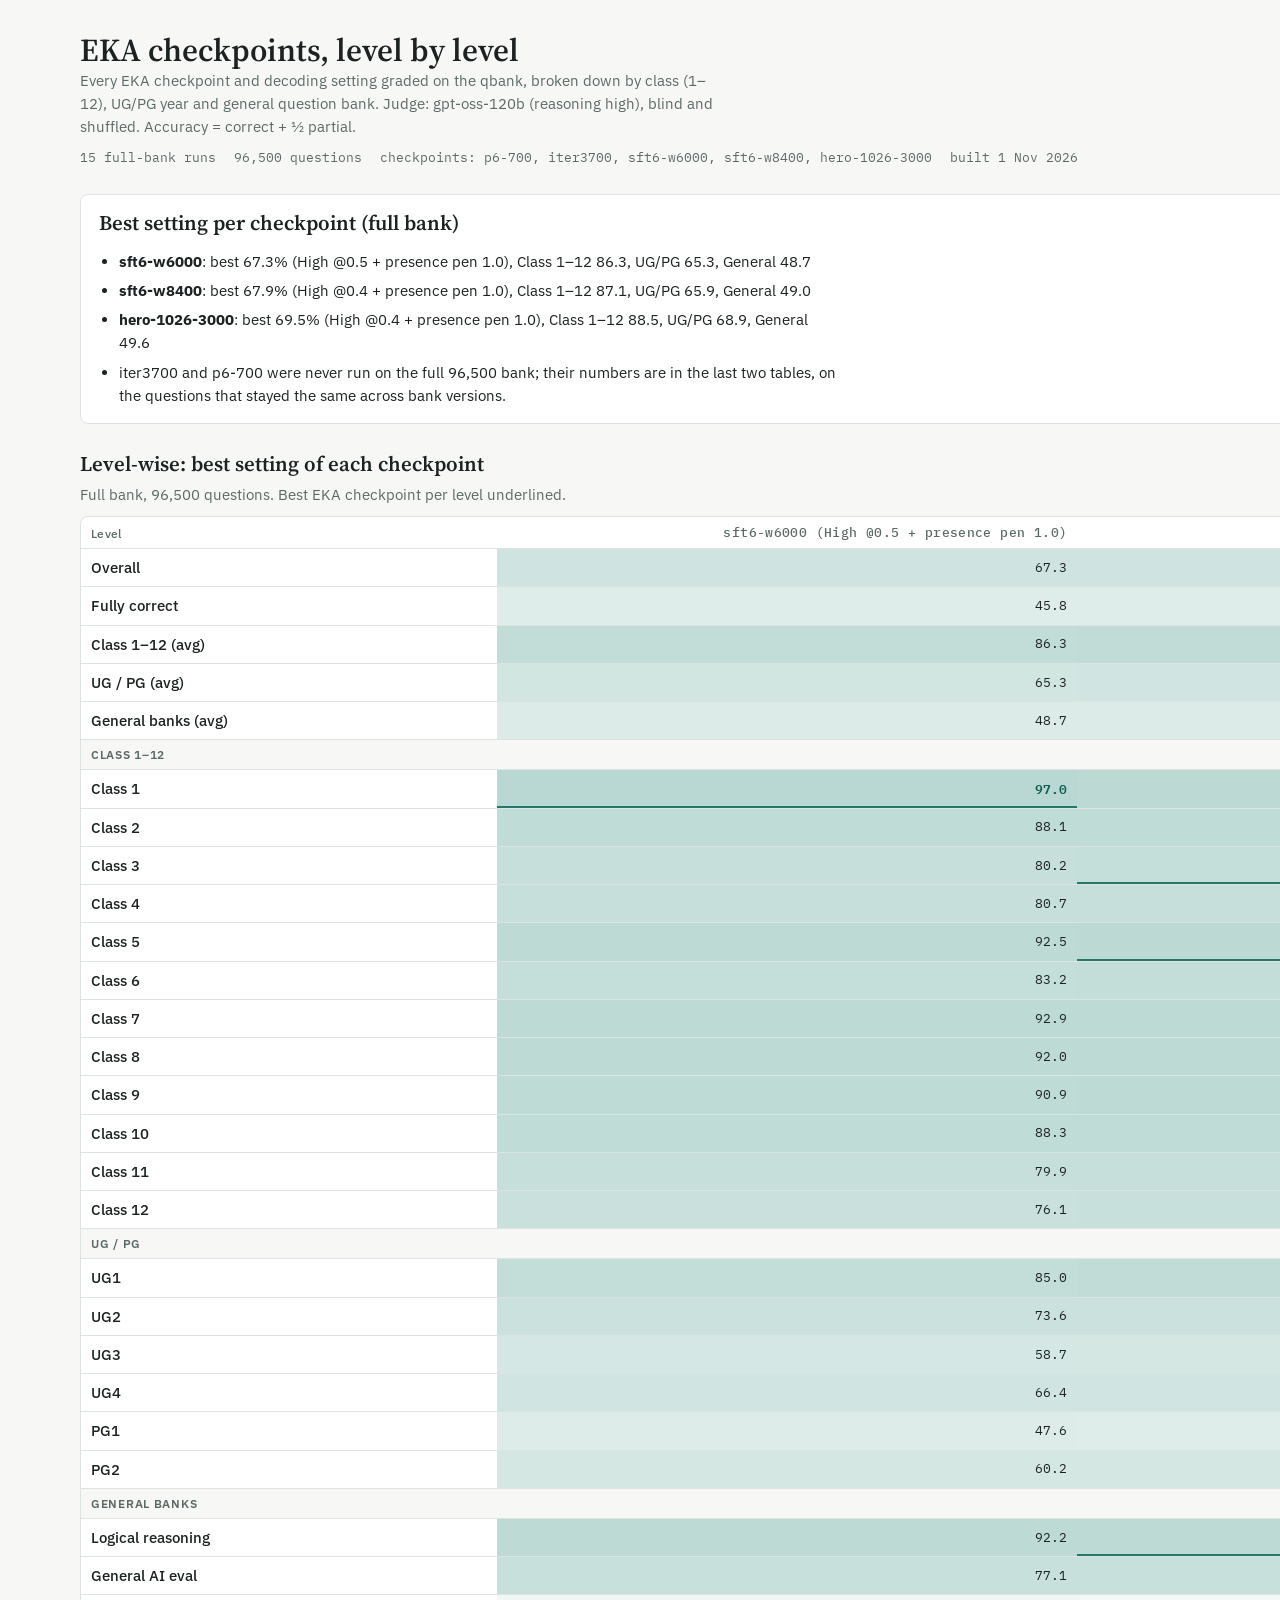
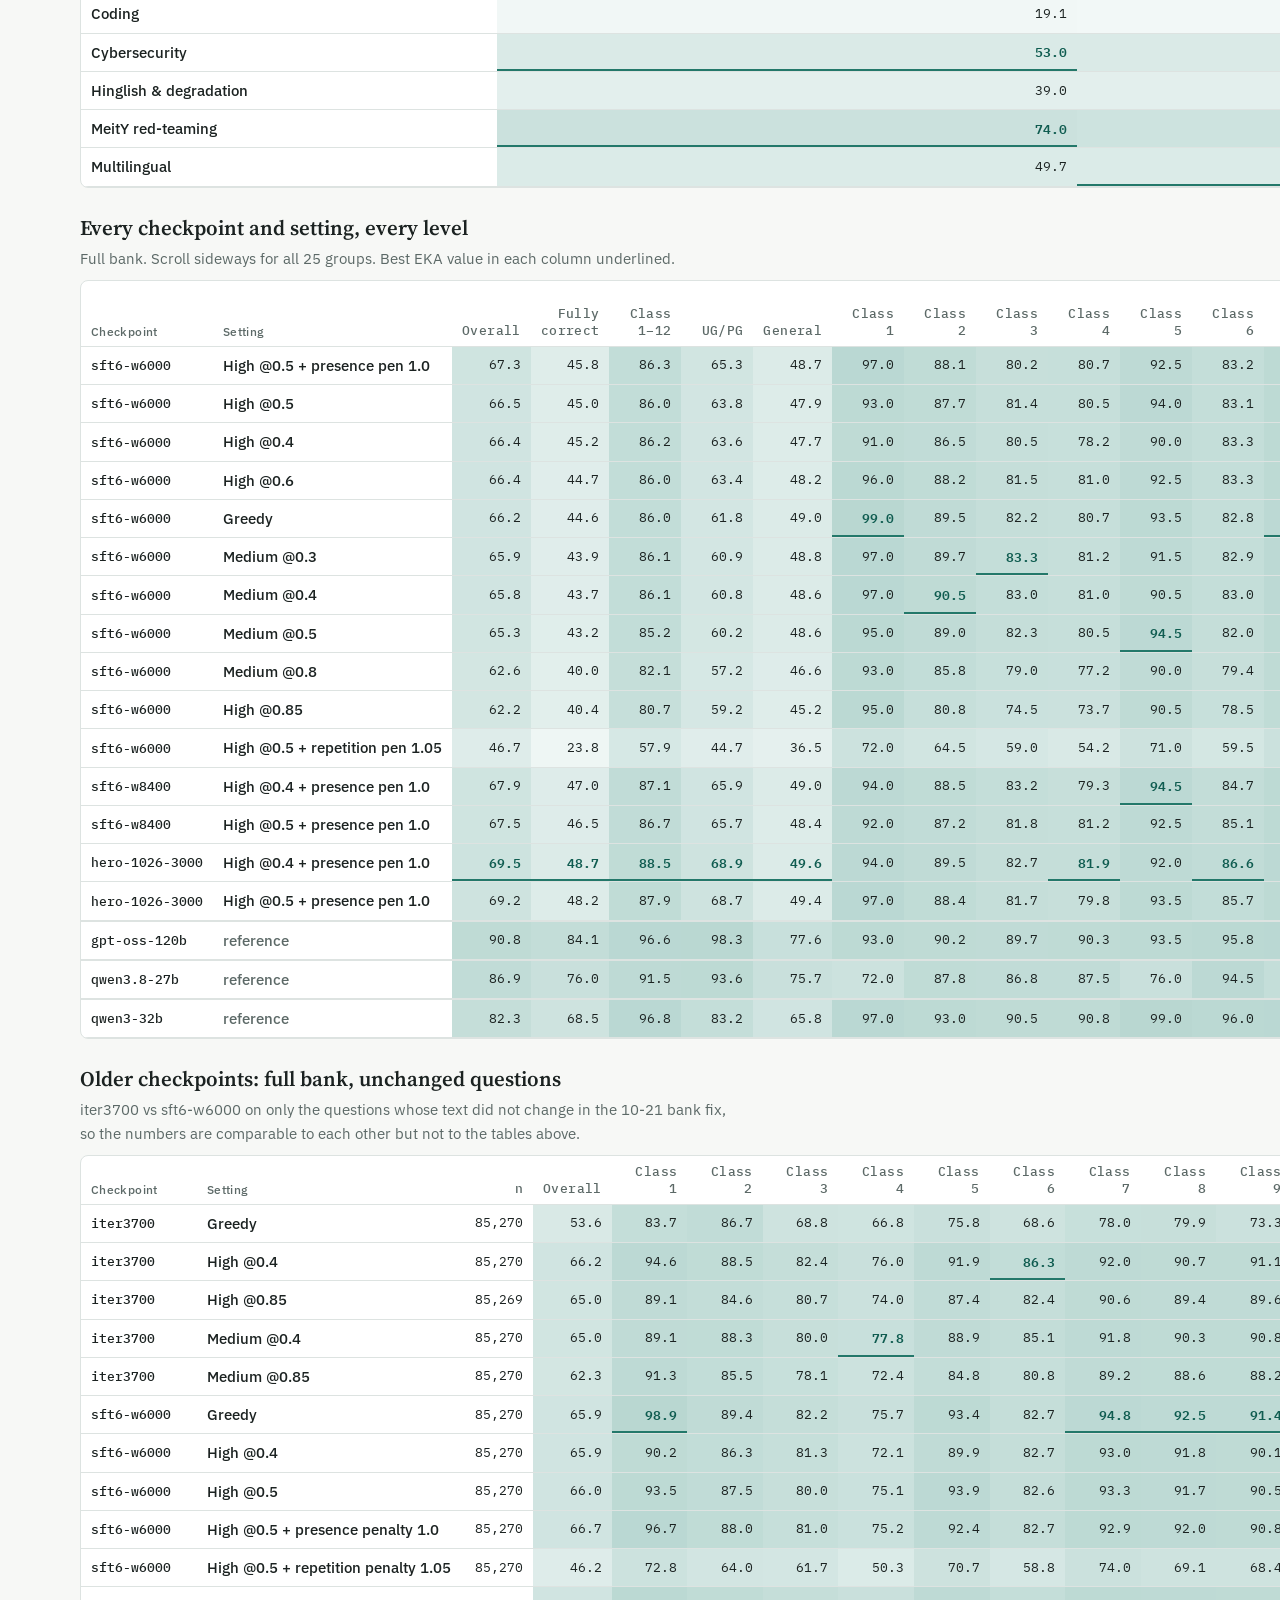
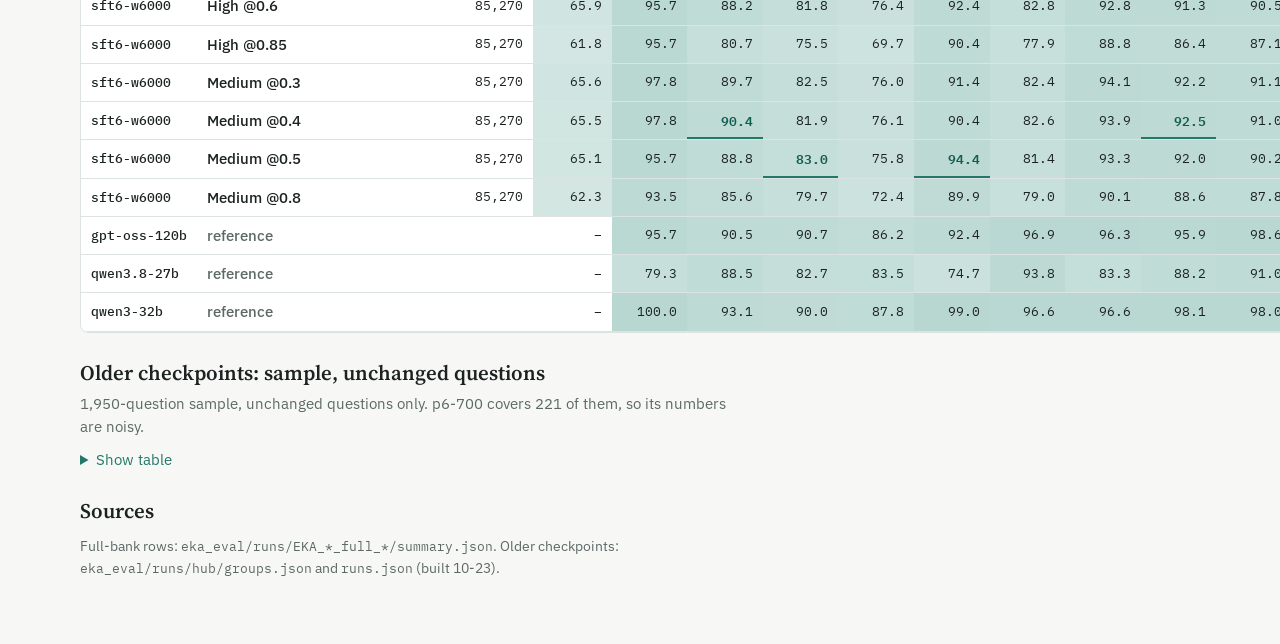
<file: docs/original/EKA_Checkpoints_by_Level_original.html>
<!doctype html><html><head><meta charset=utf8><meta name=viewport content="width=device-width,initial-scale=1,viewport-fit=cover"><style>:root{color-scheme:light;box-sizing:border-box;padding-top:env(safe-area-inset-top,0px);padding-bottom:env(safe-area-inset-bottom,0px)}html{scroll-padding-top:env(safe-area-inset-top,0px)}body{margin:0;padding:0;font:14px -apple-system,BlinkMacSystemFont,sans-serif;background:#fff;color:#000}img{max-width:100%}[hidden]:not([hidden=until-found i]){display:none!important}</style></head><body>
<title>EKA Checkpoints by Level</title>
<meta name="claude:viewport-fit-sides" content="cover">
<link rel="preconnect" href="https://fonts.googleapis.com">
<link rel="stylesheet" href="https://fonts.googleapis.com/css2?family=IBM+Plex+Sans:wght@400;500;600&family=IBM+Plex+Mono:wght@400;500&family=Source+Serif+4:opsz,wght@8..60,600&display=swap">
<style>
/* Layout: one reading column; verdict up top, overall table, then per-group grid; cell tint = accuracy on a 0-100 scale */
:root {
  --bg: #f7f8f6; --panel: #ffffff; --fg: #1b2221; --muted: #5c6967; --line: #dde3e1;
  --accent: #23786a; --tint: 35, 130, 112; --best: #0f5c50; --ref: #6b5a2e;
  --f-display: "Source Serif 4", Georgia, serif; --f-body: "IBM Plex Sans", system-ui, sans-serif; --f-mono: "IBM Plex Mono", ui-monospace, monospace;
}
@media (prefers-color-scheme: dark) { :root:not([data-theme="light"]) {
  --bg: #121615; --panel: #191f1e; --fg: #e2e8e6; --muted: #93a19e; --line: #2b3432;
  --accent: #5cc3ae; --tint: 92, 195, 174; --best: #9be3d3; --ref: #d8bd7a; color-scheme: dark } }
:root[data-theme="dark"] {
  --bg: #121615; --panel: #191f1e; --fg: #e2e8e6; --muted: #93a19e; --line: #2b3432;
  --accent: #5cc3ae; --tint: 92, 195, 174; --best: #9be3d3; --ref: #d8bd7a; color-scheme: dark }
body { background: var(--bg); color: var(--fg); font: 15px/1.55 var(--f-body); }
.wrap { max-width: 1120px; margin: 0 auto; padding-left: max(16px, env(safe-area-inset-left, 0px)); padding-right: max(16px, env(safe-area-inset-right, 0px)); padding-block: 32px 64px; display: grid; gap: 28px; }
h1 { font: 600 2rem/1.15 var(--f-display); margin: 0; text-wrap: balance; }
h2 { font: 600 1.3rem/1.2 var(--f-display); margin: 0 0 6px; text-wrap: balance; }
p { margin: 0; max-width: 72ch; }
code { font: 13px var(--f-mono); overflow-wrap: anywhere; }
.muted { color: var(--muted); }
.meta { display: flex; flex-wrap: wrap; gap: 6px 18px; font: 13px var(--f-mono); color: var(--muted); margin-top: 10px; }
.verdict { background: var(--panel); border: 1px solid var(--line); border-radius: 8px; padding: 16px 18px; display: grid; gap: 8px; }
.verdict ul { margin: 0; padding-left: 20px; display: grid; gap: 6px; max-width: 80ch; }
.tbl { overflow-x: auto; border: 1px solid var(--line); border-radius: 8px; background: var(--panel); }
table { border-collapse: collapse; width: 100%; font-variant-numeric: tabular-nums; }
th, td { padding: 7px 10px; border-bottom: 1px solid var(--line); text-align: left; white-space: nowrap; }
thead th { font: 500 12px var(--f-body); color: var(--muted); letter-spacing: .03em; vertical-align: bottom; white-space: normal; min-width: 64px; }
tbody th { font-weight: 500; }
td.num, th.num { text-align: right; font-family: var(--f-mono); font-size: 13px; }
td.num[style] { background: rgba(var(--tint), calc(var(--p) * .32)); }
td.best { font-weight: 600; color: var(--best); box-shadow: inset 0 -2px 0 var(--accent); }
tr.ref th { color: var(--ref); } tr.oth th { color: var(--muted); }
tr.sec th { font: 600 12px var(--f-body); letter-spacing: .06em; text-transform: uppercase; color: var(--muted); background: var(--bg); }
tr.split td, tr.split th { border-top: 2px solid var(--line); }
.sub { color: var(--muted); font-size: 12px; }
.notes { display: grid; gap: 6px; font-size: 14px; color: var(--muted); max-width: 80ch; }
@media (max-width: 520px) { h1 { font-size: 1.6rem; } }
.grp th.num,.grp td.num{min-width:52px} td.ck{font:500 13px var(--f-mono)} .scope{font-size:14px} details summary{cursor:pointer;color:var(--accent)}</style>
<div class="wrap">
<header><h1>EKA checkpoints, level by level</h1>
<p class="muted">Every EKA checkpoint and decoding setting graded on the qbank, broken down by class (1–12), UG/PG year and general question bank. Judge: gpt-oss-120b (reasoning high), blind and shuffled. Accuracy = correct + ½ partial.</p>
<div class="meta"><span>15 full-bank runs</span><span>96,500 questions</span><span>checkpoints: p6-700, iter3700, sft6-w6000, sft6-w8400, hero-1026-3000</span><span>built 1 Nov 2026</span></div></header>
<section class="verdict"><h2>Best setting per checkpoint (full bank)</h2><ul><li><b>sft6-w6000</b>: best 67.3% (High @0.5 + presence pen 1.0), Class 1–12 86.3, UG/PG 65.3, General 48.7</li><li><b>sft6-w8400</b>: best 67.9% (High @0.4 + presence pen 1.0), Class 1–12 87.1, UG/PG 65.9, General 49.0</li><li><b>hero-1026-3000</b>: best 69.5% (High @0.4 + presence pen 1.0), Class 1–12 88.5, UG/PG 68.9, General 49.6</li><li>iter3700 and p6-700 were never run on the full 96,500 bank; their numbers are in the last two tables, on the questions that stayed the same across bank versions.</li></ul></section>
<section><h2>Level-wise: best setting of each checkpoint</h2><p class="muted" style="margin-bottom:10px">Full bank, 96,500 questions. Best EKA checkpoint per level underlined.</p><div class="tbl grp"><table><thead><tr><th scope="col">Level</th><th scope="col"></th><th scope="col" class="num">sft6-w6000 (High @0.5 + presence pen 1.0)</th><th scope="col" class="num">sft6-w8400 (High @0.4 + presence pen 1.0)</th><th scope="col" class="num">hero-1026-3000 (High @0.4 + presence pen 1.0)</th><th scope="col" class="num">gpt-oss-120b</th><th scope="col" class="num">qwen3.8-27b</th><th scope="col" class="num">qwen3-32b</th></tr></thead><tbody><tr><th scope="row">Overall</th><td></td><td class="num" style="--p:0.673">67.3</td><td class="num" style="--p:0.679">67.9</td><td class="num best" style="--p:0.695">69.5</td><td class="num" style="--p:0.908">90.8</td><td class="num" style="--p:0.869">86.9</td><td class="num" style="--p:0.823">82.3</td></tr><tr><th scope="row">Fully correct</th><td></td><td class="num" style="--p:0.458">45.8</td><td class="num" style="--p:0.470">47.0</td><td class="num best" style="--p:0.487">48.7</td><td class="num" style="--p:0.841">84.1</td><td class="num" style="--p:0.760">76.0</td><td class="num" style="--p:0.685">68.5</td></tr><tr><th scope="row">Class 1–12 (avg)</th><td></td><td class="num" style="--p:0.863">86.3</td><td class="num" style="--p:0.871">87.1</td><td class="num best" style="--p:0.885">88.5</td><td class="num" style="--p:0.966">96.6</td><td class="num" style="--p:0.915">91.5</td><td class="num" style="--p:0.968">96.8</td></tr><tr><th scope="row">UG / PG (avg)</th><td></td><td class="num" style="--p:0.653">65.3</td><td class="num" style="--p:0.659">65.9</td><td class="num best" style="--p:0.689">68.9</td><td class="num" style="--p:0.983">98.3</td><td class="num" style="--p:0.936">93.6</td><td class="num" style="--p:0.832">83.2</td></tr><tr><th scope="row">General banks (avg)</th><td></td><td class="num" style="--p:0.487">48.7</td><td class="num" style="--p:0.490">49.0</td><td class="num best" style="--p:0.496">49.6</td><td class="num" style="--p:0.776">77.6</td><td class="num" style="--p:0.757">75.7</td><td class="num" style="--p:0.658">65.8</td></tr><tr class="sec"><th colspan="8">Class 1–12</th></tr><tr><th scope="row">Class 1</th><td></td><td class="num best" style="--p:0.970">97.0</td><td class="num" style="--p:0.940">94.0</td><td class="num" style="--p:0.940">94.0</td><td class="num" style="--p:0.930">93.0</td><td class="num" style="--p:0.720">72.0</td><td class="num" style="--p:0.970">97.0</td></tr><tr><th scope="row">Class 2</th><td></td><td class="num" style="--p:0.881">88.1</td><td class="num" style="--p:0.885">88.5</td><td class="num best" style="--p:0.895">89.5</td><td class="num" style="--p:0.902">90.2</td><td class="num" style="--p:0.878">87.8</td><td class="num" style="--p:0.930">93.0</td></tr><tr><th scope="row">Class 3</th><td></td><td class="num" style="--p:0.802">80.2</td><td class="num best" style="--p:0.832">83.2</td><td class="num" style="--p:0.827">82.7</td><td class="num" style="--p:0.897">89.7</td><td class="num" style="--p:0.868">86.8</td><td class="num" style="--p:0.905">90.5</td></tr><tr><th scope="row">Class 4</th><td></td><td class="num" style="--p:0.807">80.7</td><td class="num" style="--p:0.793">79.3</td><td class="num best" style="--p:0.819">81.9</td><td class="num" style="--p:0.903">90.3</td><td class="num" style="--p:0.875">87.5</td><td class="num" style="--p:0.908">90.8</td></tr><tr><th scope="row">Class 5</th><td></td><td class="num" style="--p:0.925">92.5</td><td class="num best" style="--p:0.945">94.5</td><td class="num" style="--p:0.920">92.0</td><td class="num" style="--p:0.935">93.5</td><td class="num" style="--p:0.760">76.0</td><td class="num" style="--p:0.990">99.0</td></tr><tr><th scope="row">Class 6</th><td></td><td class="num" style="--p:0.832">83.2</td><td class="num" style="--p:0.847">84.7</td><td class="num best" style="--p:0.866">86.6</td><td class="num" style="--p:0.958">95.8</td><td class="num" style="--p:0.945">94.5</td><td class="num" style="--p:0.960">96.0</td></tr><tr><th scope="row">Class 7</th><td></td><td class="num" style="--p:0.929">92.9</td><td class="num" style="--p:0.937">93.7</td><td class="num best" style="--p:0.943">94.3</td><td class="num" style="--p:0.964">96.4</td><td class="num" style="--p:0.838">83.8</td><td class="num" style="--p:0.967">96.7</td></tr><tr><th scope="row">Class 8</th><td></td><td class="num" style="--p:0.920">92.0</td><td class="num" style="--p:0.929">92.9</td><td class="num best" style="--p:0.938">93.8</td><td class="num" style="--p:0.962">96.2</td><td class="num" style="--p:0.885">88.5</td><td class="num" style="--p:0.982">98.2</td></tr><tr><th scope="row">Class 9</th><td></td><td class="num" style="--p:0.909">90.9</td><td class="num" style="--p:0.916">91.6</td><td class="num best" style="--p:0.926">92.6</td><td class="num" style="--p:0.986">98.6</td><td class="num" style="--p:0.906">90.6</td><td class="num" style="--p:0.976">97.6</td></tr><tr><th scope="row">Class 10</th><td></td><td class="num" style="--p:0.883">88.3</td><td class="num" style="--p:0.884">88.4</td><td class="num best" style="--p:0.908">90.8</td><td class="num" style="--p:0.972">97.2</td><td class="num" style="--p:0.947">94.7</td><td class="num" style="--p:0.980">98.0</td></tr><tr><th scope="row">Class 11</th><td></td><td class="num" style="--p:0.799">79.9</td><td class="num" style="--p:0.811">81.1</td><td class="num best" style="--p:0.826">82.6</td><td class="num" style="--p:0.978">97.8</td><td class="num" style="--p:0.968">96.8</td><td class="num" style="--p:0.974">97.4</td></tr><tr><th scope="row">Class 12</th><td></td><td class="num" style="--p:0.761">76.1</td><td class="num" style="--p:0.774">77.4</td><td class="num best" style="--p:0.796">79.6</td><td class="num" style="--p:0.975">97.5</td><td class="num" style="--p:0.971">97.1</td><td class="num" style="--p:0.964">96.4</td></tr><tr class="sec"><th colspan="8">UG / PG</th></tr><tr><th scope="row">UG1</th><td></td><td class="num" style="--p:0.850">85.0</td><td class="num" style="--p:0.874">87.4</td><td class="num best" style="--p:0.883">88.3</td><td class="num" style="--p:0.988">98.8</td><td class="num" style="--p:0.965">96.5</td><td class="num" style="--p:0.961">96.1</td></tr><tr><th scope="row">UG2</th><td></td><td class="num" style="--p:0.736">73.6</td><td class="num" style="--p:0.746">74.6</td><td class="num best" style="--p:0.766">76.6</td><td class="num" style="--p:0.984">98.4</td><td class="num" style="--p:0.968">96.8</td><td class="num" style="--p:0.909">90.9</td></tr><tr><th scope="row">UG3</th><td></td><td class="num" style="--p:0.587">58.7</td><td class="num" style="--p:0.601">60.1</td><td class="num best" style="--p:0.626">62.6</td><td class="num" style="--p:0.978">97.8</td><td class="num" style="--p:0.967">96.7</td><td class="num" style="--p:0.869">86.9</td></tr><tr><th scope="row">UG4</th><td></td><td class="num" style="--p:0.664">66.4</td><td class="num" style="--p:0.663">66.3</td><td class="num best" style="--p:0.679">67.9</td><td class="num" style="--p:0.983">98.3</td><td class="num" style="--p:0.905">90.5</td><td class="num" style="--p:0.846">84.6</td></tr><tr><th scope="row">PG1</th><td></td><td class="num" style="--p:0.476">47.6</td><td class="num" style="--p:0.470">47.0</td><td class="num best" style="--p:0.545">54.5</td><td class="num" style="--p:0.970">97.0</td><td class="num" style="--p:0.886">88.6</td><td class="num" style="--p:0.659">65.9</td></tr><tr><th scope="row">PG2</th><td></td><td class="num" style="--p:0.602">60.2</td><td class="num" style="--p:0.602">60.2</td><td class="num best" style="--p:0.634">63.4</td><td class="num" style="--p:0.993">99.3</td><td class="num" style="--p:0.925">92.5</td><td class="num" style="--p:0.749">74.9</td></tr><tr class="sec"><th colspan="8">General banks</th></tr><tr><th scope="row">Logical reasoning</th><td></td><td class="num" style="--p:0.922">92.2</td><td class="num best" style="--p:0.930">93.0</td><td class="num" style="--p:0.929">92.9</td><td class="num" style="--p:0.985">98.5</td><td class="num" style="--p:0.860">86.0</td><td class="num" style="--p:0.967">96.7</td></tr><tr><th scope="row">General AI eval</th><td></td><td class="num" style="--p:0.771">77.1</td><td class="num" style="--p:0.774">77.4</td><td class="num best" style="--p:0.782">78.2</td><td class="num" style="--p:0.942">94.2</td><td class="num" style="--p:0.918">91.8</td><td class="num" style="--p:0.913">91.3</td></tr><tr><th scope="row">Coding</th><td></td><td class="num" style="--p:0.191">19.1</td><td class="num" style="--p:0.182">18.2</td><td class="num best" style="--p:0.248">24.8</td><td class="num" style="--p:0.808">80.8</td><td class="num" style="--p:0.896">89.6</td><td class="num" style="--p:0.492">49.2</td></tr><tr><th scope="row">Cybersecurity</th><td></td><td class="num best" style="--p:0.530">53.0</td><td class="num" style="--p:0.520">52.0</td><td class="num" style="--p:0.527">52.7</td><td class="num" style="--p:0.799">79.9</td><td class="num" style="--p:0.759">75.9</td><td class="num" style="--p:0.655">65.5</td></tr><tr><th scope="row">Hinglish &amp; degradation</th><td></td><td class="num" style="--p:0.390">39.0</td><td class="num" style="--p:0.388">38.8</td><td class="num best" style="--p:0.419">41.9</td><td class="num" style="--p:0.671">67.1</td><td class="num" style="--p:0.690">69.0</td><td class="num" style="--p:0.608">60.8</td></tr><tr><th scope="row">MeitY red-teaming</th><td></td><td class="num best" style="--p:0.740">74.0</td><td class="num" style="--p:0.697">69.7</td><td class="num" style="--p:0.730">73.0</td><td class="num" style="--p:0.963">96.3</td><td class="num" style="--p:0.928">92.8</td><td class="num" style="--p:0.883">88.3</td></tr><tr><th scope="row">Multilingual</th><td></td><td class="num" style="--p:0.497">49.7</td><td class="num best" style="--p:0.507">50.7</td><td class="num" style="--p:0.494">49.4</td><td class="num" style="--p:0.735">73.5</td><td class="num" style="--p:0.698">69.8</td><td class="num" style="--p:0.650">65.0</td></tr></tbody></table></div></section>
<section><h2>Every checkpoint and setting, every level</h2><p class="muted" style="margin-bottom:10px">Full bank. Scroll sideways for all 25 groups. Best EKA value in each column underlined.</p><div class="tbl grp"><table><thead><tr><th scope="col">Checkpoint</th><th scope="col">Setting</th><th scope="col" class="num">Overall</th><th scope="col" class="num">Fully correct</th><th scope="col" class="num">Class 1–12</th><th scope="col" class="num">UG/PG</th><th scope="col" class="num">General</th><th scope="col" class="num">Class 1</th><th scope="col" class="num">Class 2</th><th scope="col" class="num">Class 3</th><th scope="col" class="num">Class 4</th><th scope="col" class="num">Class 5</th><th scope="col" class="num">Class 6</th><th scope="col" class="num">Class 7</th><th scope="col" class="num">Class 8</th><th scope="col" class="num">Class 9</th><th scope="col" class="num">Class 10</th><th scope="col" class="num">Class 11</th><th scope="col" class="num">Class 12</th><th scope="col" class="num">UG1</th><th scope="col" class="num">UG2</th><th scope="col" class="num">UG3</th><th scope="col" class="num">UG4</th><th scope="col" class="num">PG1</th><th scope="col" class="num">PG2</th><th scope="col" class="num">Logical reasoning</th><th scope="col" class="num">General AI eval</th><th scope="col" class="num">Coding</th><th scope="col" class="num">Cybersecurity</th><th scope="col" class="num">Hinglish &amp; degradation</th><th scope="col" class="num">MeitY red-teaming</th><th scope="col" class="num">Multilingual</th></tr></thead><tbody><tr><td class="ck">sft6-w6000</td><th scope="row">High @0.5 + presence pen 1.0</th><td class="num" style="--p:0.673">67.3</td><td class="num" style="--p:0.458">45.8</td><td class="num" style="--p:0.863">86.3</td><td class="num" style="--p:0.653">65.3</td><td class="num" style="--p:0.487">48.7</td><td class="num" style="--p:0.970">97.0</td><td class="num" style="--p:0.881">88.1</td><td class="num" style="--p:0.802">80.2</td><td class="num" style="--p:0.807">80.7</td><td class="num" style="--p:0.925">92.5</td><td class="num" style="--p:0.832">83.2</td><td class="num" style="--p:0.929">92.9</td><td class="num" style="--p:0.920">92.0</td><td class="num" style="--p:0.909">90.9</td><td class="num" style="--p:0.883">88.3</td><td class="num" style="--p:0.799">79.9</td><td class="num" style="--p:0.761">76.1</td><td class="num" style="--p:0.850">85.0</td><td class="num" style="--p:0.736">73.6</td><td class="num" style="--p:0.587">58.7</td><td class="num" style="--p:0.664">66.4</td><td class="num" style="--p:0.476">47.6</td><td class="num" style="--p:0.602">60.2</td><td class="num" style="--p:0.922">92.2</td><td class="num" style="--p:0.771">77.1</td><td class="num" style="--p:0.191">19.1</td><td class="num" style="--p:0.530">53.0</td><td class="num" style="--p:0.390">39.0</td><td class="num best" style="--p:0.740">74.0</td><td class="num" style="--p:0.497">49.7</td></tr><tr><td class="ck">sft6-w6000</td><th scope="row">High @0.5</th><td class="num" style="--p:0.665">66.5</td><td class="num" style="--p:0.450">45.0</td><td class="num" style="--p:0.860">86.0</td><td class="num" style="--p:0.638">63.8</td><td class="num" style="--p:0.479">47.9</td><td class="num" style="--p:0.930">93.0</td><td class="num" style="--p:0.877">87.7</td><td class="num" style="--p:0.814">81.4</td><td class="num" style="--p:0.805">80.5</td><td class="num" style="--p:0.940">94.0</td><td class="num" style="--p:0.831">83.1</td><td class="num" style="--p:0.933">93.3</td><td class="num" style="--p:0.917">91.7</td><td class="num" style="--p:0.905">90.5</td><td class="num" style="--p:0.880">88.0</td><td class="num" style="--p:0.796">79.6</td><td class="num" style="--p:0.753">75.3</td><td class="num" style="--p:0.850">85.0</td><td class="num" style="--p:0.714">71.4</td><td class="num" style="--p:0.584">58.4</td><td class="num" style="--p:0.648">64.8</td><td class="num" style="--p:0.449">44.9</td><td class="num" style="--p:0.585">58.5</td><td class="num" style="--p:0.916">91.6</td><td class="num" style="--p:0.761">76.1</td><td class="num" style="--p:0.183">18.3</td><td class="num" style="--p:0.515">51.5</td><td class="num" style="--p:0.395">39.5</td><td class="num" style="--p:0.684">68.4</td><td class="num" style="--p:0.492">49.2</td></tr><tr><td class="ck">sft6-w6000</td><th scope="row">High @0.4</th><td class="num" style="--p:0.664">66.4</td><td class="num" style="--p:0.452">45.2</td><td class="num" style="--p:0.862">86.2</td><td class="num" style="--p:0.636">63.6</td><td class="num" style="--p:0.477">47.7</td><td class="num" style="--p:0.910">91.0</td><td class="num" style="--p:0.865">86.5</td><td class="num" style="--p:0.805">80.5</td><td class="num" style="--p:0.782">78.2</td><td class="num" style="--p:0.900">90.0</td><td class="num" style="--p:0.833">83.3</td><td class="num" style="--p:0.930">93.0</td><td class="num" style="--p:0.918">91.8</td><td class="num" style="--p:0.902">90.2</td><td class="num" style="--p:0.885">88.5</td><td class="num" style="--p:0.802">80.2</td><td class="num" style="--p:0.767">76.7</td><td class="num" style="--p:0.854">85.4</td><td class="num" style="--p:0.720">72.0</td><td class="num" style="--p:0.578">57.8</td><td class="num" style="--p:0.644">64.4</td><td class="num" style="--p:0.441">44.1</td><td class="num" style="--p:0.578">57.8</td><td class="num" style="--p:0.915">91.5</td><td class="num" style="--p:0.782">78.2</td><td class="num" style="--p:0.172">17.2</td><td class="num" style="--p:0.512">51.2</td><td class="num" style="--p:0.397">39.7</td><td class="num" style="--p:0.695">69.5</td><td class="num" style="--p:0.489">48.9</td></tr><tr><td class="ck">sft6-w6000</td><th scope="row">High @0.6</th><td class="num" style="--p:0.664">66.4</td><td class="num" style="--p:0.447">44.7</td><td class="num" style="--p:0.860">86.0</td><td class="num" style="--p:0.634">63.4</td><td class="num" style="--p:0.482">48.2</td><td class="num" style="--p:0.960">96.0</td><td class="num" style="--p:0.882">88.2</td><td class="num" style="--p:0.815">81.5</td><td class="num" style="--p:0.810">81.0</td><td class="num" style="--p:0.925">92.5</td><td class="num" style="--p:0.833">83.3</td><td class="num" style="--p:0.928">92.8</td><td class="num" style="--p:0.913">91.3</td><td class="num" style="--p:0.905">90.5</td><td class="num" style="--p:0.875">87.5</td><td class="num" style="--p:0.798">79.8</td><td class="num" style="--p:0.758">75.8</td><td class="num" style="--p:0.848">84.8</td><td class="num" style="--p:0.717">71.7</td><td class="num" style="--p:0.574">57.4</td><td class="num" style="--p:0.640">64.0</td><td class="num" style="--p:0.445">44.5</td><td class="num" style="--p:0.581">58.1</td><td class="num" style="--p:0.913">91.3</td><td class="num" style="--p:0.773">77.3</td><td class="num" style="--p:0.187">18.7</td><td class="num" style="--p:0.518">51.8</td><td class="num" style="--p:0.385">38.5</td><td class="num" style="--p:0.699">69.9</td><td class="num" style="--p:0.494">49.4</td></tr><tr><td class="ck">sft6-w6000</td><th scope="row">Greedy</th><td class="num" style="--p:0.662">66.2</td><td class="num" style="--p:0.446">44.6</td><td class="num" style="--p:0.860">86.0</td><td class="num" style="--p:0.618">61.8</td><td class="num" style="--p:0.490">49.0</td><td class="num best" style="--p:0.990">99.0</td><td class="num" style="--p:0.895">89.5</td><td class="num" style="--p:0.822">82.2</td><td class="num" style="--p:0.807">80.7</td><td class="num" style="--p:0.935">93.5</td><td class="num" style="--p:0.828">82.8</td><td class="num best" style="--p:0.948">94.8</td><td class="num" style="--p:0.925">92.5</td><td class="num" style="--p:0.914">91.4</td><td class="num" style="--p:0.873">87.3</td><td class="num" style="--p:0.777">77.7</td><td class="num" style="--p:0.739">73.9</td><td class="num" style="--p:0.846">84.6</td><td class="num" style="--p:0.696">69.6</td><td class="num" style="--p:0.540">54.0</td><td class="num" style="--p:0.604">60.4</td><td class="num" style="--p:0.451">45.1</td><td class="num" style="--p:0.571">57.1</td><td class="num" style="--p:0.918">91.8</td><td class="num" style="--p:0.775">77.5</td><td class="num" style="--p:0.220">22.0</td><td class="num" style="--p:0.497">49.7</td><td class="num" style="--p:0.396">39.6</td><td class="num" style="--p:0.672">67.2</td><td class="num" style="--p:0.501">50.1</td></tr><tr><td class="ck">sft6-w6000</td><th scope="row">Medium @0.3</th><td class="num" style="--p:0.659">65.9</td><td class="num" style="--p:0.439">43.9</td><td class="num" style="--p:0.861">86.1</td><td class="num" style="--p:0.609">60.9</td><td class="num" style="--p:0.488">48.8</td><td class="num" style="--p:0.970">97.0</td><td class="num" style="--p:0.897">89.7</td><td class="num best" style="--p:0.833">83.3</td><td class="num" style="--p:0.812">81.2</td><td class="num" style="--p:0.915">91.5</td><td class="num" style="--p:0.829">82.9</td><td class="num" style="--p:0.941">94.1</td><td class="num" style="--p:0.922">92.2</td><td class="num" style="--p:0.911">91.1</td><td class="num" style="--p:0.876">87.6</td><td class="num" style="--p:0.787">78.7</td><td class="num" style="--p:0.745">74.5</td><td class="num" style="--p:0.852">85.2</td><td class="num" style="--p:0.688">68.8</td><td class="num" style="--p:0.534">53.4</td><td class="num" style="--p:0.597">59.7</td><td class="num" style="--p:0.424">42.4</td><td class="num" style="--p:0.555">55.5</td><td class="num" style="--p:0.921">92.1</td><td class="num best" style="--p:0.783">78.3</td><td class="num" style="--p:0.197">19.7</td><td class="num" style="--p:0.488">48.8</td><td class="num" style="--p:0.415">41.5</td><td class="num" style="--p:0.690">69.0</td><td class="num" style="--p:0.500">50.0</td></tr><tr><td class="ck">sft6-w6000</td><th scope="row">Medium @0.4</th><td class="num" style="--p:0.658">65.8</td><td class="num" style="--p:0.437">43.7</td><td class="num" style="--p:0.861">86.1</td><td class="num" style="--p:0.608">60.8</td><td class="num" style="--p:0.486">48.6</td><td class="num" style="--p:0.970">97.0</td><td class="num best" style="--p:0.905">90.5</td><td class="num" style="--p:0.830">83.0</td><td class="num" style="--p:0.810">81.0</td><td class="num" style="--p:0.905">90.5</td><td class="num" style="--p:0.830">83.0</td><td class="num" style="--p:0.939">93.9</td><td class="num" style="--p:0.925">92.5</td><td class="num" style="--p:0.910">91.0</td><td class="num" style="--p:0.875">87.5</td><td class="num" style="--p:0.786">78.6</td><td class="num" style="--p:0.748">74.8</td><td class="num" style="--p:0.843">84.3</td><td class="num" style="--p:0.689">68.9</td><td class="num" style="--p:0.533">53.3</td><td class="num" style="--p:0.601">60.1</td><td class="num" style="--p:0.424">42.4</td><td class="num" style="--p:0.555">55.5</td><td class="num" style="--p:0.913">91.3</td><td class="num" style="--p:0.777">77.7</td><td class="num" style="--p:0.197">19.7</td><td class="num" style="--p:0.479">47.9</td><td class="num" style="--p:0.403">40.3</td><td class="num" style="--p:0.685">68.5</td><td class="num" style="--p:0.501">50.1</td></tr><tr><td class="ck">sft6-w6000</td><th scope="row">Medium @0.5</th><td class="num" style="--p:0.653">65.3</td><td class="num" style="--p:0.432">43.2</td><td class="num" style="--p:0.852">85.2</td><td class="num" style="--p:0.602">60.2</td><td class="num" style="--p:0.486">48.6</td><td class="num" style="--p:0.950">95.0</td><td class="num" style="--p:0.890">89.0</td><td class="num" style="--p:0.823">82.3</td><td class="num" style="--p:0.805">80.5</td><td class="num best" style="--p:0.945">94.5</td><td class="num" style="--p:0.820">82.0</td><td class="num" style="--p:0.933">93.3</td><td class="num" style="--p:0.920">92.0</td><td class="num" style="--p:0.902">90.2</td><td class="num" style="--p:0.864">86.4</td><td class="num" style="--p:0.782">78.2</td><td class="num" style="--p:0.727">72.7</td><td class="num" style="--p:0.841">84.1</td><td class="num" style="--p:0.676">67.6</td><td class="num" style="--p:0.533">53.3</td><td class="num" style="--p:0.596">59.6</td><td class="num" style="--p:0.419">41.9</td><td class="num" style="--p:0.548">54.8</td><td class="num" style="--p:0.918">91.8</td><td class="num" style="--p:0.781">78.1</td><td class="num" style="--p:0.194">19.4</td><td class="num" style="--p:0.489">48.9</td><td class="num" style="--p:0.405">40.5</td><td class="num" style="--p:0.691">69.1</td><td class="num" style="--p:0.501">50.1</td></tr><tr><td class="ck">sft6-w6000</td><th scope="row">Medium @0.8</th><td class="num" style="--p:0.626">62.6</td><td class="num" style="--p:0.400">40.0</td><td class="num" style="--p:0.821">82.1</td><td class="num" style="--p:0.572">57.2</td><td class="num" style="--p:0.466">46.6</td><td class="num" style="--p:0.930">93.0</td><td class="num" style="--p:0.858">85.8</td><td class="num" style="--p:0.790">79.0</td><td class="num" style="--p:0.772">77.2</td><td class="num" style="--p:0.900">90.0</td><td class="num" style="--p:0.794">79.4</td><td class="num" style="--p:0.901">90.1</td><td class="num" style="--p:0.886">88.6</td><td class="num" style="--p:0.879">87.9</td><td class="num" style="--p:0.837">83.7</td><td class="num" style="--p:0.743">74.3</td><td class="num" style="--p:0.696">69.6</td><td class="num" style="--p:0.807">80.7</td><td class="num" style="--p:0.641">64.1</td><td class="num" style="--p:0.496">49.6</td><td class="num" style="--p:0.562">56.2</td><td class="num" style="--p:0.389">38.9</td><td class="num" style="--p:0.538">53.8</td><td class="num" style="--p:0.882">88.2</td><td class="num" style="--p:0.751">75.1</td><td class="num" style="--p:0.149">14.9</td><td class="num" style="--p:0.463">46.3</td><td class="num" style="--p:0.366">36.6</td><td class="num" style="--p:0.665">66.5</td><td class="num" style="--p:0.492">49.2</td></tr><tr><td class="ck">sft6-w6000</td><th scope="row">High @0.85</th><td class="num" style="--p:0.622">62.2</td><td class="num" style="--p:0.404">40.4</td><td class="num" style="--p:0.807">80.7</td><td class="num" style="--p:0.592">59.2</td><td class="num" style="--p:0.452">45.2</td><td class="num" style="--p:0.950">95.0</td><td class="num" style="--p:0.808">80.8</td><td class="num" style="--p:0.745">74.5</td><td class="num" style="--p:0.737">73.7</td><td class="num" style="--p:0.905">90.5</td><td class="num" style="--p:0.785">78.5</td><td class="num" style="--p:0.888">88.8</td><td class="num" style="--p:0.864">86.4</td><td class="num" style="--p:0.871">87.1</td><td class="num" style="--p:0.830">83.0</td><td class="num" style="--p:0.724">72.4</td><td class="num" style="--p:0.696">69.6</td><td class="num" style="--p:0.804">80.4</td><td class="num" style="--p:0.652">65.2</td><td class="num" style="--p:0.507">50.7</td><td class="num" style="--p:0.601">60.1</td><td class="num" style="--p:0.411">41.1</td><td class="num" style="--p:0.576">57.6</td><td class="num" style="--p:0.882">88.2</td><td class="num" style="--p:0.742">74.2</td><td class="num" style="--p:0.145">14.5</td><td class="num" style="--p:0.477">47.7</td><td class="num" style="--p:0.331">33.1</td><td class="num" style="--p:0.690">69.0</td><td class="num" style="--p:0.471">47.1</td></tr><tr><td class="ck">sft6-w6000</td><th scope="row">High @0.5 + repetition pen 1.05</th><td class="num" style="--p:0.467">46.7</td><td class="num" style="--p:0.238">23.8</td><td class="num" style="--p:0.579">57.9</td><td class="num" style="--p:0.447">44.7</td><td class="num" style="--p:0.365">36.5</td><td class="num" style="--p:0.720">72.0</td><td class="num" style="--p:0.645">64.5</td><td class="num" style="--p:0.590">59.0</td><td class="num" style="--p:0.542">54.2</td><td class="num" style="--p:0.710">71.0</td><td class="num" style="--p:0.595">59.5</td><td class="num" style="--p:0.740">74.0</td><td class="num" style="--p:0.691">69.1</td><td class="num" style="--p:0.685">68.5</td><td class="num" style="--p:0.560">56.0</td><td class="num" style="--p:0.404">40.4</td><td class="num" style="--p:0.379">37.9</td><td class="num" style="--p:0.595">59.5</td><td class="num" style="--p:0.469">46.9</td><td class="num" style="--p:0.313">31.3</td><td class="num" style="--p:0.458">45.8</td><td class="num" style="--p:0.343">34.3</td><td class="num" style="--p:0.506">50.6</td><td class="num" style="--p:0.690">69.0</td><td class="num" style="--p:0.559">55.9</td><td class="num" style="--p:0.086">8.6</td><td class="num" style="--p:0.355">35.5</td><td class="num" style="--p:0.198">19.8</td><td class="num" style="--p:0.585">58.5</td><td class="num" style="--p:0.403">40.3</td></tr><tr><td class="ck">sft6-w8400</td><th scope="row">High @0.4 + presence pen 1.0</th><td class="num" style="--p:0.679">67.9</td><td class="num" style="--p:0.470">47.0</td><td class="num" style="--p:0.871">87.1</td><td class="num" style="--p:0.659">65.9</td><td class="num" style="--p:0.490">49.0</td><td class="num" style="--p:0.940">94.0</td><td class="num" style="--p:0.885">88.5</td><td class="num" style="--p:0.832">83.2</td><td class="num" style="--p:0.793">79.3</td><td class="num best" style="--p:0.945">94.5</td><td class="num" style="--p:0.847">84.7</td><td class="num" style="--p:0.937">93.7</td><td class="num" style="--p:0.929">92.9</td><td class="num" style="--p:0.916">91.6</td><td class="num" style="--p:0.884">88.4</td><td class="num" style="--p:0.811">81.1</td><td class="num" style="--p:0.774">77.4</td><td class="num" style="--p:0.874">87.4</td><td class="num" style="--p:0.746">74.6</td><td class="num" style="--p:0.601">60.1</td><td class="num" style="--p:0.663">66.3</td><td class="num" style="--p:0.470">47.0</td><td class="num" style="--p:0.602">60.2</td><td class="num best" style="--p:0.930">93.0</td><td class="num" style="--p:0.774">77.4</td><td class="num" style="--p:0.182">18.2</td><td class="num" style="--p:0.520">52.0</td><td class="num" style="--p:0.388">38.8</td><td class="num" style="--p:0.697">69.7</td><td class="num best" style="--p:0.507">50.7</td></tr><tr><td class="ck">sft6-w8400</td><th scope="row">High @0.5 + presence pen 1.0</th><td class="num" style="--p:0.675">67.5</td><td class="num" style="--p:0.465">46.5</td><td class="num" style="--p:0.867">86.7</td><td class="num" style="--p:0.657">65.7</td><td class="num" style="--p:0.484">48.4</td><td class="num" style="--p:0.920">92.0</td><td class="num" style="--p:0.872">87.2</td><td class="num" style="--p:0.818">81.8</td><td class="num" style="--p:0.812">81.2</td><td class="num" style="--p:0.925">92.5</td><td class="num" style="--p:0.851">85.1</td><td class="num" style="--p:0.936">93.6</td><td class="num" style="--p:0.921">92.1</td><td class="num" style="--p:0.915">91.5</td><td class="num" style="--p:0.880">88.0</td><td class="num" style="--p:0.798">79.8</td><td class="num" style="--p:0.772">77.2</td><td class="num" style="--p:0.866">86.6</td><td class="num" style="--p:0.744">74.4</td><td class="num" style="--p:0.596">59.6</td><td class="num" style="--p:0.660">66.0</td><td class="num" style="--p:0.475">47.5</td><td class="num" style="--p:0.601">60.1</td><td class="num" style="--p:0.919">91.9</td><td class="num" style="--p:0.764">76.4</td><td class="num" style="--p:0.173">17.3</td><td class="num" style="--p:0.504">50.4</td><td class="num" style="--p:0.388">38.8</td><td class="num" style="--p:0.690">69.0</td><td class="num" style="--p:0.504">50.4</td></tr><tr><td class="ck">hero-1026-3000</td><th scope="row">High @0.4 + presence pen 1.0</th><td class="num best" style="--p:0.695">69.5</td><td class="num best" style="--p:0.487">48.7</td><td class="num best" style="--p:0.885">88.5</td><td class="num best" style="--p:0.689">68.9</td><td class="num best" style="--p:0.496">49.6</td><td class="num" style="--p:0.940">94.0</td><td class="num" style="--p:0.895">89.5</td><td class="num" style="--p:0.827">82.7</td><td class="num best" style="--p:0.819">81.9</td><td class="num" style="--p:0.920">92.0</td><td class="num best" style="--p:0.866">86.6</td><td class="num" style="--p:0.943">94.3</td><td class="num best" style="--p:0.938">93.8</td><td class="num best" style="--p:0.926">92.6</td><td class="num" style="--p:0.908">90.8</td><td class="num best" style="--p:0.826">82.6</td><td class="num best" style="--p:0.796">79.6</td><td class="num best" style="--p:0.883">88.3</td><td class="num best" style="--p:0.766">76.6</td><td class="num best" style="--p:0.626">62.6</td><td class="num best" style="--p:0.679">67.9</td><td class="num" style="--p:0.545">54.5</td><td class="num" style="--p:0.634">63.4</td><td class="num" style="--p:0.929">92.9</td><td class="num" style="--p:0.782">78.2</td><td class="num best" style="--p:0.248">24.8</td><td class="num" style="--p:0.527">52.7</td><td class="num" style="--p:0.419">41.9</td><td class="num" style="--p:0.730">73.0</td><td class="num" style="--p:0.494">49.4</td></tr><tr><td class="ck">hero-1026-3000</td><th scope="row">High @0.5 + presence pen 1.0</th><td class="num" style="--p:0.692">69.2</td><td class="num" style="--p:0.482">48.2</td><td class="num" style="--p:0.879">87.9</td><td class="num" style="--p:0.687">68.7</td><td class="num" style="--p:0.494">49.4</td><td class="num" style="--p:0.970">97.0</td><td class="num" style="--p:0.884">88.4</td><td class="num" style="--p:0.817">81.7</td><td class="num" style="--p:0.798">79.8</td><td class="num" style="--p:0.935">93.5</td><td class="num" style="--p:0.857">85.7</td><td class="num" style="--p:0.936">93.6</td><td class="num" style="--p:0.936">93.6</td><td class="num" style="--p:0.920">92.0</td><td class="num best" style="--p:0.910">91.0</td><td class="num" style="--p:0.818">81.8</td><td class="num" style="--p:0.786">78.6</td><td class="num best" style="--p:0.883">88.3</td><td class="num" style="--p:0.765">76.5</td><td class="num" style="--p:0.619">61.9</td><td class="num" style="--p:0.672">67.2</td><td class="num best" style="--p:0.546">54.6</td><td class="num best" style="--p:0.637">63.7</td><td class="num" style="--p:0.927">92.7</td><td class="num" style="--p:0.780">78.0</td><td class="num" style="--p:0.238">23.8</td><td class="num best" style="--p:0.535">53.5</td><td class="num best" style="--p:0.424">42.4</td><td class="num" style="--p:0.718">71.8</td><td class="num" style="--p:0.493">49.3</td></tr><tr class="oth split"><td class="ck">gpt-oss-120b</td><th scope="row">reference</th><td class="num" style="--p:0.908">90.8</td><td class="num" style="--p:0.841">84.1</td><td class="num" style="--p:0.966">96.6</td><td class="num" style="--p:0.983">98.3</td><td class="num" style="--p:0.776">77.6</td><td class="num" style="--p:0.930">93.0</td><td class="num" style="--p:0.902">90.2</td><td class="num" style="--p:0.897">89.7</td><td class="num" style="--p:0.903">90.3</td><td class="num" style="--p:0.935">93.5</td><td class="num" style="--p:0.958">95.8</td><td class="num" style="--p:0.964">96.4</td><td class="num" style="--p:0.962">96.2</td><td class="num" style="--p:0.986">98.6</td><td class="num" style="--p:0.972">97.2</td><td class="num" style="--p:0.978">97.8</td><td class="num" style="--p:0.975">97.5</td><td class="num" style="--p:0.988">98.8</td><td class="num" style="--p:0.984">98.4</td><td class="num" style="--p:0.978">97.8</td><td class="num" style="--p:0.983">98.3</td><td class="num" style="--p:0.970">97.0</td><td class="num" style="--p:0.993">99.3</td><td class="num" style="--p:0.985">98.5</td><td class="num" style="--p:0.942">94.2</td><td class="num" style="--p:0.808">80.8</td><td class="num" style="--p:0.799">79.9</td><td class="num" style="--p:0.671">67.1</td><td class="num" style="--p:0.963">96.3</td><td class="num" style="--p:0.735">73.5</td></tr><tr class="oth split"><td class="ck">qwen3.8-27b</td><th scope="row">reference</th><td class="num" style="--p:0.869">86.9</td><td class="num" style="--p:0.760">76.0</td><td class="num" style="--p:0.915">91.5</td><td class="num" style="--p:0.936">93.6</td><td class="num" style="--p:0.757">75.7</td><td class="num" style="--p:0.720">72.0</td><td class="num" style="--p:0.878">87.8</td><td class="num" style="--p:0.868">86.8</td><td class="num" style="--p:0.875">87.5</td><td class="num" style="--p:0.760">76.0</td><td class="num" style="--p:0.945">94.5</td><td class="num" style="--p:0.838">83.8</td><td class="num" style="--p:0.885">88.5</td><td class="num" style="--p:0.906">90.6</td><td class="num" style="--p:0.947">94.7</td><td class="num" style="--p:0.968">96.8</td><td class="num" style="--p:0.971">97.1</td><td class="num" style="--p:0.965">96.5</td><td class="num" style="--p:0.968">96.8</td><td class="num" style="--p:0.967">96.7</td><td class="num" style="--p:0.905">90.5</td><td class="num" style="--p:0.886">88.6</td><td class="num" style="--p:0.925">92.5</td><td class="num" style="--p:0.860">86.0</td><td class="num" style="--p:0.918">91.8</td><td class="num" style="--p:0.896">89.6</td><td class="num" style="--p:0.759">75.9</td><td class="num" style="--p:0.690">69.0</td><td class="num" style="--p:0.928">92.8</td><td class="num" style="--p:0.698">69.8</td></tr><tr class="oth split"><td class="ck">qwen3-32b</td><th scope="row">reference</th><td class="num" style="--p:0.823">82.3</td><td class="num" style="--p:0.685">68.5</td><td class="num" style="--p:0.968">96.8</td><td class="num" style="--p:0.832">83.2</td><td class="num" style="--p:0.658">65.8</td><td class="num" style="--p:0.970">97.0</td><td class="num" style="--p:0.930">93.0</td><td class="num" style="--p:0.905">90.5</td><td class="num" style="--p:0.908">90.8</td><td class="num" style="--p:0.990">99.0</td><td class="num" style="--p:0.960">96.0</td><td class="num" style="--p:0.967">96.7</td><td class="num" style="--p:0.982">98.2</td><td class="num" style="--p:0.976">97.6</td><td class="num" style="--p:0.980">98.0</td><td class="num" style="--p:0.974">97.4</td><td class="num" style="--p:0.964">96.4</td><td class="num" style="--p:0.961">96.1</td><td class="num" style="--p:0.909">90.9</td><td class="num" style="--p:0.869">86.9</td><td class="num" style="--p:0.846">84.6</td><td class="num" style="--p:0.659">65.9</td><td class="num" style="--p:0.749">74.9</td><td class="num" style="--p:0.967">96.7</td><td class="num" style="--p:0.913">91.3</td><td class="num" style="--p:0.492">49.2</td><td class="num" style="--p:0.655">65.5</td><td class="num" style="--p:0.608">60.8</td><td class="num" style="--p:0.883">88.3</td><td class="num" style="--p:0.650">65.0</td></tr></tbody></table></div></section>
<section><h2>Older checkpoints: full bank, unchanged questions</h2><p class="muted" style="margin-bottom:10px">iter3700 vs sft6-w6000 on only the questions whose text did not change in the 10-21 bank fix, so the numbers are comparable to each other but not to the tables above.</p><div class="tbl grp"><table><thead><tr><th scope="col">Checkpoint</th><th scope="col">Setting</th><th scope="col" class="num">n</th><th scope="col" class="num">Overall</th><th scope="col" class="num">Class 1</th><th scope="col" class="num">Class 2</th><th scope="col" class="num">Class 3</th><th scope="col" class="num">Class 4</th><th scope="col" class="num">Class 5</th><th scope="col" class="num">Class 6</th><th scope="col" class="num">Class 7</th><th scope="col" class="num">Class 8</th><th scope="col" class="num">Class 9</th><th scope="col" class="num">Class 10</th><th scope="col" class="num">Class 11</th><th scope="col" class="num">Class 12</th><th scope="col" class="num">UG1</th><th scope="col" class="num">UG2</th><th scope="col" class="num">UG3</th><th scope="col" class="num">UG4</th><th scope="col" class="num">PG1</th><th scope="col" class="num">PG2</th><th scope="col" class="num">Logical reasoning</th><th scope="col" class="num">General AI eval</th><th scope="col" class="num">Coding</th><th scope="col" class="num">Cybersecurity</th><th scope="col" class="num">Hinglish &amp; degradation</th><th scope="col" class="num">MeitY red-teaming</th><th scope="col" class="num">Multilingual</th></tr></thead><tbody><tr><td class="ck">iter3700</td><th scope="row">Greedy</th><td class="num">85,270</td><td class="num" style="--p:0.536">53.6</td><td class="num" style="--p:0.837">83.7</td><td class="num" style="--p:0.867">86.7</td><td class="num" style="--p:0.688">68.8</td><td class="num" style="--p:0.668">66.8</td><td class="num" style="--p:0.758">75.8</td><td class="num" style="--p:0.686">68.6</td><td class="num" style="--p:0.780">78.0</td><td class="num" style="--p:0.799">79.9</td><td class="num" style="--p:0.733">73.3</td><td class="num" style="--p:0.533">53.3</td><td class="num" style="--p:0.471">47.1</td><td class="num" style="--p:0.436">43.6</td><td class="num" style="--p:0.661">66.1</td><td class="num" style="--p:0.486">48.6</td><td class="num" style="--p:0.379">37.9</td><td class="num" style="--p:0.494">49.4</td><td class="num" style="--p:0.410">41.0</td><td class="num" style="--p:0.467">46.7</td><td class="num" style="--p:0.568">56.8</td><td class="num" style="--p:0.695">69.5</td><td class="num" style="--p:0.207">20.7</td><td class="num" style="--p:0.390">39.0</td><td class="num" style="--p:0.439">43.9</td><td class="num" style="--p:0.631">63.1</td><td class="num best" style="--p:0.516">51.6</td></tr><tr><td class="ck">iter3700</td><th scope="row">High @0.4</th><td class="num">85,270</td><td class="num" style="--p:0.662">66.2</td><td class="num" style="--p:0.946">94.6</td><td class="num" style="--p:0.885">88.5</td><td class="num" style="--p:0.824">82.4</td><td class="num" style="--p:0.760">76.0</td><td class="num" style="--p:0.919">91.9</td><td class="num best" style="--p:0.863">86.3</td><td class="num" style="--p:0.920">92.0</td><td class="num" style="--p:0.907">90.7</td><td class="num" style="--p:0.911">91.1</td><td class="num" style="--p:0.880">88.0</td><td class="num" style="--p:0.793">79.3</td><td class="num" style="--p:0.760">76.0</td><td class="num" style="--p:0.844">84.4</td><td class="num best" style="--p:0.706">70.6</td><td class="num" style="--p:0.565">56.5</td><td class="num best" style="--p:0.677">67.7</td><td class="num" style="--p:0.488">48.8</td><td class="num" style="--p:0.591">59.1</td><td class="num best" style="--p:0.936">93.6</td><td class="num" style="--p:0.805">80.5</td><td class="num" style="--p:0.186">18.6</td><td class="num best" style="--p:0.540">54.0</td><td class="num" style="--p:0.400">40.0</td><td class="num best" style="--p:0.743">74.3</td><td class="num" style="--p:0.476">47.6</td></tr><tr><td class="ck">iter3700</td><th scope="row">High @0.85</th><td class="num">85,269</td><td class="num" style="--p:0.650">65.0</td><td class="num" style="--p:0.891">89.1</td><td class="num" style="--p:0.846">84.6</td><td class="num" style="--p:0.807">80.7</td><td class="num" style="--p:0.740">74.0</td><td class="num" style="--p:0.874">87.4</td><td class="num" style="--p:0.824">82.4</td><td class="num" style="--p:0.906">90.6</td><td class="num" style="--p:0.894">89.4</td><td class="num" style="--p:0.896">89.6</td><td class="num" style="--p:0.842">84.2</td><td class="num" style="--p:0.750">75.0</td><td class="num" style="--p:0.716">71.6</td><td class="num" style="--p:0.834">83.4</td><td class="num" style="--p:0.675">67.5</td><td class="num" style="--p:0.552">55.2</td><td class="num" style="--p:0.651">65.1</td><td class="num" style="--p:0.474">47.4</td><td class="num" style="--p:0.559">55.9</td><td class="num" style="--p:0.914">91.4</td><td class="num" style="--p:0.802">80.2</td><td class="num" style="--p:0.209">20.9</td><td class="num" style="--p:0.519">51.9</td><td class="num" style="--p:0.414">41.4</td><td class="num" style="--p:0.701">70.1</td><td class="num" style="--p:0.493">49.3</td></tr><tr><td class="ck">iter3700</td><th scope="row">Medium @0.4</th><td class="num">85,270</td><td class="num" style="--p:0.650">65.0</td><td class="num" style="--p:0.891">89.1</td><td class="num" style="--p:0.883">88.3</td><td class="num" style="--p:0.800">80.0</td><td class="num best" style="--p:0.778">77.8</td><td class="num" style="--p:0.889">88.9</td><td class="num" style="--p:0.851">85.1</td><td class="num" style="--p:0.918">91.8</td><td class="num" style="--p:0.903">90.3</td><td class="num" style="--p:0.908">90.8</td><td class="num" style="--p:0.782">78.2</td><td class="num" style="--p:0.690">69.0</td><td class="num" style="--p:0.674">67.4</td><td class="num" style="--p:0.845">84.5</td><td class="num" style="--p:0.669">66.9</td><td class="num" style="--p:0.569">56.9</td><td class="num" style="--p:0.653">65.3</td><td class="num best" style="--p:0.499">49.9</td><td class="num" style="--p:0.584">58.4</td><td class="num" style="--p:0.809">80.9</td><td class="num" style="--p:0.784">78.4</td><td class="num" style="--p:0.211">21.1</td><td class="num" style="--p:0.524">52.4</td><td class="num best" style="--p:0.451">45.1</td><td class="num" style="--p:0.728">72.8</td><td class="num" style="--p:0.504">50.4</td></tr><tr><td class="ck">iter3700</td><th scope="row">Medium @0.85</th><td class="num">85,270</td><td class="num" style="--p:0.623">62.3</td><td class="num" style="--p:0.913">91.3</td><td class="num" style="--p:0.855">85.5</td><td class="num" style="--p:0.781">78.1</td><td class="num" style="--p:0.724">72.4</td><td class="num" style="--p:0.848">84.8</td><td class="num" style="--p:0.808">80.8</td><td class="num" style="--p:0.892">89.2</td><td class="num" style="--p:0.886">88.6</td><td class="num" style="--p:0.882">88.2</td><td class="num" style="--p:0.739">73.9</td><td class="num" style="--p:0.644">64.4</td><td class="num" style="--p:0.631">63.1</td><td class="num" style="--p:0.825">82.5</td><td class="num" style="--p:0.619">61.9</td><td class="num" style="--p:0.532">53.2</td><td class="num" style="--p:0.621">62.1</td><td class="num" style="--p:0.468">46.8</td><td class="num" style="--p:0.559">55.9</td><td class="num" style="--p:0.759">75.9</td><td class="num" style="--p:0.792">79.2</td><td class="num" style="--p:0.202">20.2</td><td class="num" style="--p:0.496">49.6</td><td class="num" style="--p:0.405">40.5</td><td class="num" style="--p:0.682">68.2</td><td class="num" style="--p:0.491">49.1</td></tr><tr><td class="ck">sft6-w6000</td><th scope="row">Greedy</th><td class="num">85,270</td><td class="num" style="--p:0.659">65.9</td><td class="num best" style="--p:0.989">98.9</td><td class="num" style="--p:0.894">89.4</td><td class="num" style="--p:0.822">82.2</td><td class="num" style="--p:0.757">75.7</td><td class="num" style="--p:0.934">93.4</td><td class="num" style="--p:0.827">82.7</td><td class="num best" style="--p:0.948">94.8</td><td class="num best" style="--p:0.925">92.5</td><td class="num best" style="--p:0.914">91.4</td><td class="num" style="--p:0.873">87.3</td><td class="num" style="--p:0.776">77.6</td><td class="num" style="--p:0.739">73.9</td><td class="num" style="--p:0.847">84.7</td><td class="num" style="--p:0.682">68.2</td><td class="num" style="--p:0.545">54.5</td><td class="num" style="--p:0.606">60.6</td><td class="num" style="--p:0.451">45.1</td><td class="num" style="--p:0.549">54.9</td><td class="num" style="--p:0.916">91.6</td><td class="num" style="--p:0.798">79.8</td><td class="num best" style="--p:0.220">22.0</td><td class="num" style="--p:0.497">49.7</td><td class="num" style="--p:0.396">39.6</td><td class="num" style="--p:0.672">67.2</td><td class="num" style="--p:0.501">50.1</td></tr><tr><td class="ck">sft6-w6000</td><th scope="row">High @0.4</th><td class="num">85,270</td><td class="num" style="--p:0.659">65.9</td><td class="num" style="--p:0.902">90.2</td><td class="num" style="--p:0.863">86.3</td><td class="num" style="--p:0.813">81.3</td><td class="num" style="--p:0.721">72.1</td><td class="num" style="--p:0.899">89.9</td><td class="num" style="--p:0.827">82.7</td><td class="num" style="--p:0.930">93.0</td><td class="num" style="--p:0.918">91.8</td><td class="num" style="--p:0.901">90.1</td><td class="num best" style="--p:0.885">88.5</td><td class="num best" style="--p:0.801">80.1</td><td class="num best" style="--p:0.767">76.7</td><td class="num best" style="--p:0.852">85.2</td><td class="num" style="--p:0.703">70.3</td><td class="num" style="--p:0.580">58.0</td><td class="num" style="--p:0.648">64.8</td><td class="num" style="--p:0.440">44.0</td><td class="num" style="--p:0.560">56.0</td><td class="num" style="--p:0.918">91.8</td><td class="num best" style="--p:0.819">81.9</td><td class="num" style="--p:0.172">17.2</td><td class="num" style="--p:0.512">51.2</td><td class="num" style="--p:0.397">39.7</td><td class="num" style="--p:0.695">69.5</td><td class="num" style="--p:0.489">48.9</td></tr><tr><td class="ck">sft6-w6000</td><th scope="row">High @0.5</th><td class="num">85,270</td><td class="num" style="--p:0.660">66.0</td><td class="num" style="--p:0.935">93.5</td><td class="num" style="--p:0.875">87.5</td><td class="num" style="--p:0.800">80.0</td><td class="num" style="--p:0.751">75.1</td><td class="num" style="--p:0.939">93.9</td><td class="num" style="--p:0.826">82.6</td><td class="num" style="--p:0.933">93.3</td><td class="num" style="--p:0.917">91.7</td><td class="num" style="--p:0.905">90.5</td><td class="num" style="--p:0.880">88.0</td><td class="num" style="--p:0.795">79.5</td><td class="num" style="--p:0.753">75.3</td><td class="num" style="--p:0.848">84.8</td><td class="num" style="--p:0.699">69.9</td><td class="num" style="--p:0.582">58.2</td><td class="num" style="--p:0.650">65.0</td><td class="num" style="--p:0.449">44.9</td><td class="num" style="--p:0.566">56.6</td><td class="num" style="--p:0.918">91.8</td><td class="num" style="--p:0.790">79.0</td><td class="num" style="--p:0.183">18.3</td><td class="num" style="--p:0.515">51.5</td><td class="num" style="--p:0.395">39.5</td><td class="num" style="--p:0.684">68.4</td><td class="num" style="--p:0.492">49.2</td></tr><tr><td class="ck">sft6-w6000</td><th scope="row">High @0.5 + presence penalty 1.0</th><td class="num">85,270</td><td class="num" style="--p:0.667">66.7</td><td class="num" style="--p:0.967">96.7</td><td class="num" style="--p:0.880">88.0</td><td class="num" style="--p:0.810">81.0</td><td class="num" style="--p:0.752">75.2</td><td class="num" style="--p:0.924">92.4</td><td class="num" style="--p:0.827">82.7</td><td class="num" style="--p:0.929">92.9</td><td class="num" style="--p:0.920">92.0</td><td class="num" style="--p:0.908">90.8</td><td class="num" style="--p:0.883">88.3</td><td class="num" style="--p:0.799">79.9</td><td class="num" style="--p:0.761">76.1</td><td class="num" style="--p:0.848">84.8</td><td class="num" style="--p:0.704">70.4</td><td class="num best" style="--p:0.587">58.7</td><td class="num" style="--p:0.667">66.7</td><td class="num" style="--p:0.475">47.5</td><td class="num best" style="--p:0.592">59.2</td><td class="num" style="--p:0.930">93.0</td><td class="num" style="--p:0.795">79.5</td><td class="num" style="--p:0.191">19.1</td><td class="num" style="--p:0.530">53.0</td><td class="num" style="--p:0.390">39.0</td><td class="num" style="--p:0.740">74.0</td><td class="num" style="--p:0.497">49.7</td></tr><tr><td class="ck">sft6-w6000</td><th scope="row">High @0.5 + repetition penalty 1.05</th><td class="num">85,270</td><td class="num" style="--p:0.462">46.2</td><td class="num" style="--p:0.728">72.8</td><td class="num" style="--p:0.640">64.0</td><td class="num" style="--p:0.617">61.7</td><td class="num" style="--p:0.503">50.3</td><td class="num" style="--p:0.707">70.7</td><td class="num" style="--p:0.588">58.8</td><td class="num" style="--p:0.740">74.0</td><td class="num" style="--p:0.691">69.1</td><td class="num" style="--p:0.684">68.4</td><td class="num" style="--p:0.560">56.0</td><td class="num" style="--p:0.403">40.3</td><td class="num" style="--p:0.378">37.8</td><td class="num" style="--p:0.590">59.0</td><td class="num" style="--p:0.430">43.0</td><td class="num" style="--p:0.298">29.8</td><td class="num" style="--p:0.458">45.8</td><td class="num" style="--p:0.341">34.1</td><td class="num" style="--p:0.524">52.4</td><td class="num" style="--p:0.662">66.2</td><td class="num" style="--p:0.622">62.2</td><td class="num" style="--p:0.086">8.6</td><td class="num" style="--p:0.355">35.5</td><td class="num" style="--p:0.198">19.8</td><td class="num" style="--p:0.585">58.5</td><td class="num" style="--p:0.403">40.3</td></tr><tr><td class="ck">sft6-w6000</td><th scope="row">High @0.6</th><td class="num">85,270</td><td class="num" style="--p:0.659">65.9</td><td class="num" style="--p:0.957">95.7</td><td class="num" style="--p:0.882">88.2</td><td class="num" style="--p:0.818">81.8</td><td class="num" style="--p:0.764">76.4</td><td class="num" style="--p:0.924">92.4</td><td class="num" style="--p:0.828">82.8</td><td class="num" style="--p:0.928">92.8</td><td class="num" style="--p:0.913">91.3</td><td class="num" style="--p:0.905">90.5</td><td class="num" style="--p:0.875">87.5</td><td class="num" style="--p:0.798">79.8</td><td class="num" style="--p:0.757">75.7</td><td class="num" style="--p:0.847">84.7</td><td class="num" style="--p:0.704">70.4</td><td class="num" style="--p:0.572">57.2</td><td class="num" style="--p:0.642">64.2</td><td class="num" style="--p:0.443">44.3</td><td class="num" style="--p:0.563">56.3</td><td class="num" style="--p:0.910">91.0</td><td class="num" style="--p:0.794">79.4</td><td class="num" style="--p:0.187">18.7</td><td class="num" style="--p:0.518">51.8</td><td class="num" style="--p:0.385">38.5</td><td class="num" style="--p:0.699">69.9</td><td class="num" style="--p:0.494">49.4</td></tr><tr><td class="ck">sft6-w6000</td><th scope="row">High @0.85</th><td class="num">85,270</td><td class="num" style="--p:0.618">61.8</td><td class="num" style="--p:0.957">95.7</td><td class="num" style="--p:0.807">80.7</td><td class="num" style="--p:0.755">75.5</td><td class="num" style="--p:0.697">69.7</td><td class="num" style="--p:0.904">90.4</td><td class="num" style="--p:0.779">77.9</td><td class="num" style="--p:0.888">88.8</td><td class="num" style="--p:0.864">86.4</td><td class="num" style="--p:0.871">87.1</td><td class="num" style="--p:0.830">83.0</td><td class="num" style="--p:0.723">72.3</td><td class="num" style="--p:0.696">69.6</td><td class="num" style="--p:0.802">80.2</td><td class="num" style="--p:0.612">61.2</td><td class="num" style="--p:0.503">50.3</td><td class="num" style="--p:0.601">60.1</td><td class="num" style="--p:0.409">40.9</td><td class="num" style="--p:0.560">56.0</td><td class="num" style="--p:0.888">88.8</td><td class="num" style="--p:0.794">79.4</td><td class="num" style="--p:0.145">14.5</td><td class="num" style="--p:0.477">47.7</td><td class="num" style="--p:0.331">33.1</td><td class="num" style="--p:0.690">69.0</td><td class="num" style="--p:0.471">47.1</td></tr><tr><td class="ck">sft6-w6000</td><th scope="row">Medium @0.3</th><td class="num">85,270</td><td class="num" style="--p:0.656">65.6</td><td class="num" style="--p:0.978">97.8</td><td class="num" style="--p:0.897">89.7</td><td class="num" style="--p:0.825">82.5</td><td class="num" style="--p:0.760">76.0</td><td class="num" style="--p:0.914">91.4</td><td class="num" style="--p:0.824">82.4</td><td class="num" style="--p:0.941">94.1</td><td class="num" style="--p:0.922">92.2</td><td class="num" style="--p:0.911">91.1</td><td class="num" style="--p:0.876">87.6</td><td class="num" style="--p:0.786">78.6</td><td class="num" style="--p:0.745">74.5</td><td class="num" style="--p:0.850">85.0</td><td class="num" style="--p:0.672">67.2</td><td class="num" style="--p:0.541">54.1</td><td class="num" style="--p:0.595">59.5</td><td class="num" style="--p:0.424">42.4</td><td class="num" style="--p:0.526">52.6</td><td class="num" style="--p:0.924">92.4</td><td class="num" style="--p:0.812">81.2</td><td class="num" style="--p:0.197">19.7</td><td class="num" style="--p:0.488">48.8</td><td class="num" style="--p:0.415">41.5</td><td class="num" style="--p:0.690">69.0</td><td class="num" style="--p:0.500">50.0</td></tr><tr><td class="ck">sft6-w6000</td><th scope="row">Medium @0.4</th><td class="num">85,270</td><td class="num" style="--p:0.655">65.5</td><td class="num" style="--p:0.978">97.8</td><td class="num best" style="--p:0.904">90.4</td><td class="num" style="--p:0.819">81.9</td><td class="num" style="--p:0.761">76.1</td><td class="num" style="--p:0.904">90.4</td><td class="num" style="--p:0.826">82.6</td><td class="num" style="--p:0.939">93.9</td><td class="num best" style="--p:0.925">92.5</td><td class="num" style="--p:0.910">91.0</td><td class="num" style="--p:0.874">87.4</td><td class="num" style="--p:0.786">78.6</td><td class="num" style="--p:0.748">74.8</td><td class="num" style="--p:0.842">84.2</td><td class="num" style="--p:0.671">67.1</td><td class="num" style="--p:0.534">53.4</td><td class="num" style="--p:0.600">60.0</td><td class="num" style="--p:0.424">42.4</td><td class="num" style="--p:0.520">52.0</td><td class="num" style="--p:0.918">91.8</td><td class="num" style="--p:0.800">80.0</td><td class="num" style="--p:0.197">19.7</td><td class="num" style="--p:0.479">47.9</td><td class="num" style="--p:0.403">40.3</td><td class="num" style="--p:0.685">68.5</td><td class="num" style="--p:0.501">50.1</td></tr><tr><td class="ck">sft6-w6000</td><th scope="row">Medium @0.5</th><td class="num">85,270</td><td class="num" style="--p:0.651">65.1</td><td class="num" style="--p:0.957">95.7</td><td class="num" style="--p:0.888">88.8</td><td class="num best" style="--p:0.830">83.0</td><td class="num" style="--p:0.758">75.8</td><td class="num best" style="--p:0.944">94.4</td><td class="num" style="--p:0.814">81.4</td><td class="num" style="--p:0.933">93.3</td><td class="num" style="--p:0.920">92.0</td><td class="num" style="--p:0.902">90.2</td><td class="num" style="--p:0.864">86.4</td><td class="num" style="--p:0.782">78.2</td><td class="num" style="--p:0.727">72.7</td><td class="num" style="--p:0.840">84.0</td><td class="num" style="--p:0.650">65.0</td><td class="num" style="--p:0.537">53.7</td><td class="num" style="--p:0.596">59.6</td><td class="num" style="--p:0.419">41.9</td><td class="num" style="--p:0.522">52.2</td><td class="num" style="--p:0.921">92.1</td><td class="num" style="--p:0.809">80.9</td><td class="num" style="--p:0.194">19.4</td><td class="num" style="--p:0.489">48.9</td><td class="num" style="--p:0.405">40.5</td><td class="num" style="--p:0.691">69.1</td><td class="num" style="--p:0.501">50.1</td></tr><tr><td class="ck">sft6-w6000</td><th scope="row">Medium @0.8</th><td class="num">85,270</td><td class="num" style="--p:0.623">62.3</td><td class="num" style="--p:0.935">93.5</td><td class="num" style="--p:0.856">85.6</td><td class="num" style="--p:0.797">79.7</td><td class="num" style="--p:0.724">72.4</td><td class="num" style="--p:0.899">89.9</td><td class="num" style="--p:0.790">79.0</td><td class="num" style="--p:0.901">90.1</td><td class="num" style="--p:0.886">88.6</td><td class="num" style="--p:0.878">87.8</td><td class="num" style="--p:0.837">83.7</td><td class="num" style="--p:0.742">74.2</td><td class="num" style="--p:0.696">69.6</td><td class="num" style="--p:0.805">80.5</td><td class="num" style="--p:0.610">61.0</td><td class="num" style="--p:0.497">49.7</td><td class="num" style="--p:0.560">56.0</td><td class="num" style="--p:0.388">38.8</td><td class="num" style="--p:0.507">50.7</td><td class="num" style="--p:0.889">88.9</td><td class="num" style="--p:0.794">79.4</td><td class="num" style="--p:0.149">14.9</td><td class="num" style="--p:0.463">46.3</td><td class="num" style="--p:0.366">36.6</td><td class="num" style="--p:0.665">66.5</td><td class="num" style="--p:0.492">49.2</td></tr><tr class="oth"><td class="ck">gpt-oss-120b</td><th scope="row">reference</th><td class="num"></td><td class="num">–</td><td class="num" style="--p:0.957">95.7</td><td class="num" style="--p:0.905">90.5</td><td class="num" style="--p:0.907">90.7</td><td class="num" style="--p:0.862">86.2</td><td class="num" style="--p:0.924">92.4</td><td class="num" style="--p:0.969">96.9</td><td class="num" style="--p:0.963">96.3</td><td class="num" style="--p:0.959">95.9</td><td class="num" style="--p:0.986">98.6</td><td class="num" style="--p:0.973">97.3</td><td class="num" style="--p:0.978">97.8</td><td class="num" style="--p:0.978">97.8</td><td class="num" style="--p:0.989">98.9</td><td class="num" style="--p:0.985">98.5</td><td class="num" style="--p:0.982">98.2</td><td class="num" style="--p:0.982">98.2</td><td class="num" style="--p:0.971">97.1</td><td class="num" style="--p:0.993">99.3</td><td class="num" style="--p:0.993">99.3</td><td class="num" style="--p:0.990">99.0</td><td class="num" style="--p:0.820">82.0</td><td class="num" style="--p:0.807">80.7</td><td class="num" style="--p:0.668">66.8</td><td class="num" style="--p:0.965">96.5</td><td class="num" style="--p:0.733">73.3</td></tr><tr class="oth"><td class="ck">qwen3.8-27b</td><th scope="row">reference</th><td class="num"></td><td class="num">–</td><td class="num" style="--p:0.793">79.3</td><td class="num" style="--p:0.885">88.5</td><td class="num" style="--p:0.827">82.7</td><td class="num" style="--p:0.835">83.5</td><td class="num" style="--p:0.747">74.7</td><td class="num" style="--p:0.938">93.8</td><td class="num" style="--p:0.833">83.3</td><td class="num" style="--p:0.882">88.2</td><td class="num" style="--p:0.910">91.0</td><td class="num" style="--p:0.943">94.3</td><td class="num" style="--p:0.970">97.0</td><td class="num" style="--p:0.972">97.2</td><td class="num" style="--p:0.974">97.4</td><td class="num" style="--p:0.974">97.4</td><td class="num" style="--p:0.977">97.7</td><td class="num" style="--p:0.925">92.5</td><td class="num" style="--p:0.896">89.6</td><td class="num" style="--p:0.952">95.2</td><td class="num" style="--p:0.891">89.1</td><td class="num" style="--p:0.900">90.0</td><td class="num" style="--p:0.899">89.9</td><td class="num" style="--p:0.758">75.8</td><td class="num" style="--p:0.692">69.2</td><td class="num" style="--p:0.932">93.2</td><td class="num" style="--p:0.697">69.7</td></tr><tr class="oth"><td class="ck">qwen3-32b</td><th scope="row">reference</th><td class="num"></td><td class="num">–</td><td class="num" style="--p:1.000">100.0</td><td class="num" style="--p:0.931">93.1</td><td class="num" style="--p:0.900">90.0</td><td class="num" style="--p:0.878">87.8</td><td class="num" style="--p:0.990">99.0</td><td class="num" style="--p:0.966">96.6</td><td class="num" style="--p:0.966">96.6</td><td class="num" style="--p:0.981">98.1</td><td class="num" style="--p:0.980">98.0</td><td class="num" style="--p:0.982">98.2</td><td class="num" style="--p:0.975">97.5</td><td class="num" style="--p:0.964">96.4</td><td class="num" style="--p:0.960">96.0</td><td class="num" style="--p:0.907">90.7</td><td class="num" style="--p:0.871">87.1</td><td class="num" style="--p:0.857">85.7</td><td class="num" style="--p:0.659">65.9</td><td class="num" style="--p:0.728">72.8</td><td class="num" style="--p:0.974">97.4</td><td class="num" style="--p:0.946">94.6</td><td class="num" style="--p:0.494">49.4</td><td class="num" style="--p:0.658">65.8</td><td class="num" style="--p:0.596">59.6</td><td class="num" style="--p:0.886">88.6</td><td class="num" style="--p:0.649">64.9</td></tr></tbody></table></div></section>
<section><h2>Older checkpoints: sample, unchanged questions</h2><p class="muted" style="margin-bottom:10px">1,950-question sample, unchanged questions only. p6-700 covers 221 of them, so its numbers are noisy.</p><details><summary>Show table</summary><div class="tbl grp"><table><thead><tr><th scope="col">Checkpoint</th><th scope="col">Setting</th><th scope="col" class="num">n</th><th scope="col" class="num">Overall</th><th scope="col" class="num">Class 1</th><th scope="col" class="num">Class 2</th><th scope="col" class="num">Class 3</th><th scope="col" class="num">Class 4</th><th scope="col" class="num">Class 5</th><th scope="col" class="num">Class 6</th><th scope="col" class="num">Class 7</th><th scope="col" class="num">Class 8</th><th scope="col" class="num">Class 9</th><th scope="col" class="num">Class 10</th><th scope="col" class="num">Class 11</th><th scope="col" class="num">Class 12</th><th scope="col" class="num">UG1</th><th scope="col" class="num">UG2</th><th scope="col" class="num">UG3</th><th scope="col" class="num">UG4</th><th scope="col" class="num">PG1</th><th scope="col" class="num">PG2</th><th scope="col" class="num">Logical reasoning</th><th scope="col" class="num">General AI eval</th></tr></thead><tbody><tr><td class="ck">p6-700</td><th scope="row">Greedy</th><td class="num">221</td><td class="num" style="--p:0.835">83.5</td><td class="num" style="--p:0.946">94.6</td><td class="num best" style="--p:1.000">100.0</td><td class="num" style="--p:0.808">80.8</td><td class="num" style="--p:0.688">68.8</td><td class="num" style="--p:0.808">80.8</td><td class="num" style="--p:0.778">77.8</td><td class="num">–</td><td class="num best" style="--p:1.000">100.0</td><td class="num" style="--p:0.875">87.5</td><td class="num best" style="--p:1.000">100.0</td><td class="num best" style="--p:1.000">100.0</td><td class="num" style="--p:0.167">16.7</td><td class="num" style="--p:0.500">50.0</td><td class="num" style="--p:0.500">50.0</td><td class="num" style="--p:0.500">50.0</td><td class="num" style="--p:0.000">0.0</td><td class="num best" style="--p:0.500">50.0</td><td class="num">–</td><td class="num best" style="--p:1.000">100.0</td><td class="num" style="--p:0.875">87.5</td></tr><tr><td class="ck">p6-700</td><th scope="row">High @0.3</th><td class="num">221</td><td class="num" style="--p:0.719">71.9</td><td class="num" style="--p:0.880">88.0</td><td class="num" style="--p:0.812">81.2</td><td class="num" style="--p:0.769">76.9</td><td class="num" style="--p:0.438">43.8</td><td class="num" style="--p:0.697">69.7</td><td class="num" style="--p:0.556">55.6</td><td class="num">–</td><td class="num" style="--p:0.500">50.0</td><td class="num best" style="--p:1.000">100.0</td><td class="num best" style="--p:1.000">100.0</td><td class="num best" style="--p:1.000">100.0</td><td class="num" style="--p:0.167">16.7</td><td class="num best" style="--p:1.000">100.0</td><td class="num" style="--p:0.500">50.0</td><td class="num best" style="--p:1.000">100.0</td><td class="num" style="--p:0.250">25.0</td><td class="num" style="--p:0.250">25.0</td><td class="num">–</td><td class="num" style="--p:0.571">57.1</td><td class="num" style="--p:0.500">50.0</td></tr><tr><td class="ck">p6-700</td><th scope="row">High @0.6</th><td class="num">221</td><td class="num" style="--p:0.769">76.9</td><td class="num" style="--p:0.913">91.3</td><td class="num" style="--p:0.906">90.6</td><td class="num" style="--p:0.692">69.2</td><td class="num" style="--p:0.562">56.2</td><td class="num" style="--p:0.773">77.3</td><td class="num" style="--p:0.778">77.8</td><td class="num">–</td><td class="num" style="--p:0.000">0.0</td><td class="num" style="--p:0.750">75.0</td><td class="num best" style="--p:1.000">100.0</td><td class="num" style="--p:0.500">50.0</td><td class="num" style="--p:0.167">16.7</td><td class="num" style="--p:0.500">50.0</td><td class="num best" style="--p:1.000">100.0</td><td class="num" style="--p:0.000">0.0</td><td class="num" style="--p:0.500">50.0</td><td class="num" style="--p:0.250">25.0</td><td class="num">–</td><td class="num" style="--p:0.714">71.4</td><td class="num" style="--p:0.625">62.5</td></tr><tr><td class="ck">p6-700</td><th scope="row">High @0.85</th><td class="num">221</td><td class="num" style="--p:0.817">81.7</td><td class="num" style="--p:0.880">88.0</td><td class="num" style="--p:0.781">78.1</td><td class="num" style="--p:0.846">84.6</td><td class="num" style="--p:0.812">81.2</td><td class="num" style="--p:0.813">81.3</td><td class="num" style="--p:0.889">88.9</td><td class="num">–</td><td class="num best" style="--p:1.000">100.0</td><td class="num best" style="--p:1.000">100.0</td><td class="num best" style="--p:1.000">100.0</td><td class="num best" style="--p:1.000">100.0</td><td class="num" style="--p:0.000">0.0</td><td class="num" style="--p:0.000">0.0</td><td class="num" style="--p:0.500">50.0</td><td class="num best" style="--p:1.000">100.0</td><td class="num" style="--p:0.500">50.0</td><td class="num best" style="--p:0.500">50.0</td><td class="num">–</td><td class="num" style="--p:0.857">85.7</td><td class="num" style="--p:0.750">75.0</td></tr><tr><td class="ck">p6-700</td><th scope="row">Medium @0.3</th><td class="num">221</td><td class="num" style="--p:0.864">86.4</td><td class="num best" style="--p:0.957">95.7</td><td class="num" style="--p:0.875">87.5</td><td class="num" style="--p:0.846">84.6</td><td class="num" style="--p:0.812">81.2</td><td class="num" style="--p:0.859">85.9</td><td class="num" style="--p:0.833">83.3</td><td class="num">–</td><td class="num best" style="--p:1.000">100.0</td><td class="num best" style="--p:1.000">100.0</td><td class="num best" style="--p:1.000">100.0</td><td class="num best" style="--p:1.000">100.0</td><td class="num" style="--p:0.167">16.7</td><td class="num best" style="--p:1.000">100.0</td><td class="num" style="--p:0.500">50.0</td><td class="num" style="--p:0.000">0.0</td><td class="num" style="--p:0.500">50.0</td><td class="num best" style="--p:0.500">50.0</td><td class="num">–</td><td class="num" style="--p:0.857">85.7</td><td class="num best" style="--p:1.000">100.0</td></tr><tr><td class="ck">p6-700</td><th scope="row">Medium @0.6</th><td class="num">221</td><td class="num" style="--p:0.826">82.6</td><td class="num" style="--p:0.935">93.5</td><td class="num" style="--p:0.969">96.9</td><td class="num best" style="--p:0.885">88.5</td><td class="num" style="--p:0.562">56.2</td><td class="num" style="--p:0.813">81.3</td><td class="num best" style="--p:0.944">94.4</td><td class="num">–</td><td class="num best" style="--p:1.000">100.0</td><td class="num" style="--p:0.750">75.0</td><td class="num" style="--p:0.500">50.0</td><td class="num best" style="--p:1.000">100.0</td><td class="num" style="--p:0.333">33.3</td><td class="num" style="--p:0.500">50.0</td><td class="num best" style="--p:1.000">100.0</td><td class="num" style="--p:0.000">0.0</td><td class="num best" style="--p:0.750">75.0</td><td class="num" style="--p:0.250">25.0</td><td class="num">–</td><td class="num" style="--p:0.643">64.3</td><td class="num" style="--p:0.750">75.0</td></tr><tr><td class="ck">p6-700</td><th scope="row">Medium @0.85</th><td class="num">221</td><td class="num" style="--p:0.814">81.4</td><td class="num" style="--p:0.913">91.3</td><td class="num" style="--p:0.719">71.9</td><td class="num" style="--p:0.846">84.6</td><td class="num best" style="--p:0.938">93.8</td><td class="num" style="--p:0.808">80.8</td><td class="num best" style="--p:0.944">94.4</td><td class="num">–</td><td class="num best" style="--p:1.000">100.0</td><td class="num" style="--p:0.875">87.5</td><td class="num best" style="--p:1.000">100.0</td><td class="num best" style="--p:1.000">100.0</td><td class="num" style="--p:0.500">50.0</td><td class="num" style="--p:0.500">50.0</td><td class="num" style="--p:0.500">50.0</td><td class="num" style="--p:0.000">0.0</td><td class="num" style="--p:0.250">25.0</td><td class="num" style="--p:0.250">25.0</td><td class="num">–</td><td class="num" style="--p:0.643">64.3</td><td class="num" style="--p:0.750">75.0</td></tr><tr><td class="ck">iter3700</td><th scope="row">Greedy</th><td class="num">1,617</td><td class="num" style="--p:0.624">62.4</td><td class="num" style="--p:0.837">83.7</td><td class="num" style="--p:0.888">88.8</td><td class="num" style="--p:0.661">66.1</td><td class="num" style="--p:0.623">62.3</td><td class="num" style="--p:0.758">75.8</td><td class="num" style="--p:0.726">72.6</td><td class="num" style="--p:0.750">75.0</td><td class="num" style="--p:0.810">81.0</td><td class="num" style="--p:0.725">72.5</td><td class="num" style="--p:0.580">58.0</td><td class="num" style="--p:0.505">50.5</td><td class="num" style="--p:0.480">48.0</td><td class="num" style="--p:0.625">62.5</td><td class="num" style="--p:0.522">52.2</td><td class="num" style="--p:0.387">38.7</td><td class="num" style="--p:0.441">44.1</td><td class="num" style="--p:0.429">42.9</td><td class="num" style="--p:0.442">44.2</td><td class="num" style="--p:0.560">56.0</td><td class="num" style="--p:0.632">63.2</td></tr><tr><td class="ck">iter3700</td><th scope="row">High @0.4</th><td class="num">1,617</td><td class="num" style="--p:0.787">78.7</td><td class="num" style="--p:0.946">94.6</td><td class="num" style="--p:0.888">88.8</td><td class="num" style="--p:0.742">74.2</td><td class="num" style="--p:0.740">74.0</td><td class="num" style="--p:0.919">91.9</td><td class="num" style="--p:0.847">84.7</td><td class="num" style="--p:0.840">84.0</td><td class="num" style="--p:0.920">92.0</td><td class="num" style="--p:0.895">89.5</td><td class="num" style="--p:0.825">82.5</td><td class="num" style="--p:0.821">82.1</td><td class="num" style="--p:0.702">70.2</td><td class="num" style="--p:0.875">87.5</td><td class="num" style="--p:0.696">69.6</td><td class="num" style="--p:0.554">55.4</td><td class="num" style="--p:0.640">64.0</td><td class="num" style="--p:0.474">47.4</td><td class="num best" style="--p:0.640">64.0</td><td class="num" style="--p:0.955">95.5</td><td class="num" style="--p:0.697">69.7</td></tr><tr><td class="ck">iter3700</td><th scope="row">High @0.85</th><td class="num">1,617</td><td class="num" style="--p:0.773">77.3</td><td class="num" style="--p:0.891">89.1</td><td class="num" style="--p:0.837">83.7</td><td class="num" style="--p:0.815">81.5</td><td class="num" style="--p:0.733">73.3</td><td class="num" style="--p:0.874">87.4</td><td class="num" style="--p:0.789">78.9</td><td class="num" style="--p:0.875">87.5</td><td class="num" style="--p:0.945">94.5</td><td class="num" style="--p:0.925">92.5</td><td class="num" style="--p:0.880">88.0</td><td class="num" style="--p:0.719">71.9</td><td class="num" style="--p:0.677">67.7</td><td class="num" style="--p:0.848">84.8</td><td class="num" style="--p:0.674">67.4</td><td class="num" style="--p:0.554">55.4</td><td class="num" style="--p:0.645">64.5</td><td class="num" style="--p:0.454">45.4</td><td class="num" style="--p:0.547">54.7</td><td class="num" style="--p:0.918">91.8</td><td class="num" style="--p:0.724">72.4</td></tr><tr><td class="ck">iter3700</td><th scope="row">Medium @0.4</th><td class="num">1,617</td><td class="num" style="--p:0.768">76.8</td><td class="num" style="--p:0.891">89.1</td><td class="num" style="--p:0.857">85.7</td><td class="num" style="--p:0.782">78.2</td><td class="num" style="--p:0.808">80.8</td><td class="num" style="--p:0.889">88.9</td><td class="num" style="--p:0.826">82.6</td><td class="num" style="--p:0.895">89.5</td><td class="num" style="--p:0.920">92.0</td><td class="num" style="--p:0.920">92.0</td><td class="num" style="--p:0.810">81.0</td><td class="num" style="--p:0.704">70.4</td><td class="num" style="--p:0.657">65.7</td><td class="num" style="--p:0.832">83.2</td><td class="num" style="--p:0.609">60.9</td><td class="num" style="--p:0.565">56.5</td><td class="num" style="--p:0.591">59.1</td><td class="num" style="--p:0.485">48.5</td><td class="num" style="--p:0.616">61.6</td><td class="num" style="--p:0.799">79.9</td><td class="num" style="--p:0.750">75.0</td></tr><tr><td class="ck">iter3700</td><th scope="row">Medium @0.85</th><td class="num">1,617</td><td class="num" style="--p:0.737">73.7</td><td class="num" style="--p:0.913">91.3</td><td class="num" style="--p:0.883">88.3</td><td class="num" style="--p:0.823">82.3</td><td class="num" style="--p:0.712">71.2</td><td class="num" style="--p:0.848">84.8</td><td class="num" style="--p:0.779">77.9</td><td class="num" style="--p:0.875">87.5</td><td class="num" style="--p:0.895">89.5</td><td class="num" style="--p:0.890">89.0</td><td class="num" style="--p:0.760">76.0</td><td class="num" style="--p:0.658">65.8</td><td class="num" style="--p:0.601">60.1</td><td class="num" style="--p:0.810">81.0</td><td class="num" style="--p:0.543">54.3</td><td class="num" style="--p:0.527">52.7</td><td class="num" style="--p:0.565">56.5</td><td class="num" style="--p:0.464">46.4</td><td class="num" style="--p:0.558">55.8</td><td class="num" style="--p:0.754">75.4</td><td class="num" style="--p:0.750">75.0</td></tr><tr><td class="ck">sft6-w6000</td><th scope="row">Greedy</th><td class="num">1,617</td><td class="num" style="--p:0.790">79.0</td><td class="num best" style="--p:0.957">95.7</td><td class="num" style="--p:0.888">88.8</td><td class="num" style="--p:0.782">78.2</td><td class="num" style="--p:0.767">76.7</td><td class="num" style="--p:0.924">92.4</td><td class="num" style="--p:0.826">82.6</td><td class="num best" style="--p:0.930">93.0</td><td class="num" style="--p:0.960">96.0</td><td class="num" style="--p:0.865">86.5</td><td class="num" style="--p:0.815">81.5</td><td class="num" style="--p:0.816">81.6</td><td class="num" style="--p:0.687">68.7</td><td class="num" style="--p:0.864">86.4</td><td class="num" style="--p:0.674">67.4</td><td class="num" style="--p:0.602">60.2</td><td class="num" style="--p:0.570">57.0</td><td class="num" style="--p:0.459">45.9</td><td class="num" style="--p:0.547">54.7</td><td class="num" style="--p:0.940">94.0</td><td class="num" style="--p:0.816">81.6</td></tr><tr><td class="ck">sft6-w6000</td><th scope="row">High @0.3</th><td class="num">1,617</td><td class="num" style="--p:0.787">78.7</td><td class="num" style="--p:0.924">92.4</td><td class="num" style="--p:0.883">88.3</td><td class="num" style="--p:0.750">75.0</td><td class="num" style="--p:0.760">76.0</td><td class="num" style="--p:0.934">93.4</td><td class="num" style="--p:0.779">77.9</td><td class="num" style="--p:0.860">86.0</td><td class="num" style="--p:0.955">95.5</td><td class="num" style="--p:0.855">85.5</td><td class="num" style="--p:0.870">87.0</td><td class="num" style="--p:0.781">78.1</td><td class="num best" style="--p:0.758">75.8</td><td class="num" style="--p:0.880">88.0</td><td class="num" style="--p:0.717">71.7</td><td class="num" style="--p:0.559">55.9</td><td class="num" style="--p:0.640">64.0</td><td class="num" style="--p:0.464">46.4</td><td class="num" style="--p:0.570">57.0</td><td class="num" style="--p:0.903">90.3</td><td class="num" style="--p:0.789">78.9</td></tr><tr><td class="ck">sft6-w6000</td><th scope="row">High @0.4</th><td class="num">1,617</td><td class="num" style="--p:0.727">72.7</td><td class="num" style="--p:0.946">94.6</td><td class="num" style="--p:0.796">79.6</td><td class="num" style="--p:0.637">63.7</td><td class="num" style="--p:0.719">71.9</td><td class="num" style="--p:0.854">85.4</td><td class="num" style="--p:0.726">72.6</td><td class="num" style="--p:0.880">88.0</td><td class="num" style="--p:0.915">91.5</td><td class="num" style="--p:0.815">81.5</td><td class="num" style="--p:0.845">84.5</td><td class="num" style="--p:0.719">71.9</td><td class="num" style="--p:0.631">63.1</td><td class="num" style="--p:0.853">85.3</td><td class="num" style="--p:0.696">69.6</td><td class="num" style="--p:0.457">45.7</td><td class="num" style="--p:0.602">60.2</td><td class="num" style="--p:0.357">35.7</td><td class="num" style="--p:0.500">50.0</td><td class="num" style="--p:0.843">84.3</td><td class="num" style="--p:0.645">64.5</td></tr><tr><td class="ck">sft6-w6000</td><th scope="row">High @0.6</th><td class="num">1,617</td><td class="num" style="--p:0.788">78.8</td><td class="num" style="--p:0.946">94.6</td><td class="num" style="--p:0.862">86.2</td><td class="num" style="--p:0.758">75.8</td><td class="num" style="--p:0.760">76.0</td><td class="num" style="--p:0.929">92.9</td><td class="num" style="--p:0.805">80.5</td><td class="num best" style="--p:0.930">93.0</td><td class="num" style="--p:0.910">91.0</td><td class="num" style="--p:0.860">86.0</td><td class="num" style="--p:0.880">88.0</td><td class="num" style="--p:0.832">83.2</td><td class="num" style="--p:0.702">70.2</td><td class="num" style="--p:0.853">85.3</td><td class="num" style="--p:0.739">73.9</td><td class="num" style="--p:0.591">59.1</td><td class="num" style="--p:0.629">62.9</td><td class="num" style="--p:0.429">42.9</td><td class="num" style="--p:0.581">58.1</td><td class="num" style="--p:0.881">88.1</td><td class="num" style="--p:0.829">82.9</td></tr><tr><td class="ck">sft6-w6000</td><th scope="row">High @0.85</th><td class="num">1,617</td><td class="num" style="--p:0.751">75.1</td><td class="num" style="--p:0.913">91.3</td><td class="num" style="--p:0.842">84.2</td><td class="num" style="--p:0.726">72.6</td><td class="num" style="--p:0.692">69.2</td><td class="num" style="--p:0.924">92.4</td><td class="num" style="--p:0.742">74.2</td><td class="num" style="--p:0.905">90.5</td><td class="num" style="--p:0.905">90.5</td><td class="num" style="--p:0.860">86.0</td><td class="num" style="--p:0.800">80.0</td><td class="num" style="--p:0.709">70.9</td><td class="num" style="--p:0.641">64.1</td><td class="num" style="--p:0.870">87.0</td><td class="num" style="--p:0.696">69.6</td><td class="num" style="--p:0.538">53.8</td><td class="num" style="--p:0.613">61.3</td><td class="num" style="--p:0.418">41.8</td><td class="num" style="--p:0.535">53.5</td><td class="num" style="--p:0.851">85.1</td><td class="num" style="--p:0.763">76.3</td></tr><tr><td class="ck">sft6-w6000</td><th scope="row">Medium @0.3</th><td class="num">1,617</td><td class="num" style="--p:0.780">78.0</td><td class="num best" style="--p:0.957">95.7</td><td class="num" style="--p:0.898">89.8</td><td class="num" style="--p:0.774">77.4</td><td class="num" style="--p:0.760">76.0</td><td class="num" style="--p:0.929">92.9</td><td class="num" style="--p:0.758">75.8</td><td class="num" style="--p:0.920">92.0</td><td class="num" style="--p:0.930">93.0</td><td class="num" style="--p:0.885">88.5</td><td class="num" style="--p:0.870">87.0</td><td class="num" style="--p:0.821">82.1</td><td class="num" style="--p:0.702">70.2</td><td class="num" style="--p:0.859">85.9</td><td class="num" style="--p:0.652">65.2</td><td class="num" style="--p:0.505">50.5</td><td class="num" style="--p:0.586">58.6</td><td class="num" style="--p:0.439">43.9</td><td class="num" style="--p:0.500">50.0</td><td class="num" style="--p:0.918">91.8</td><td class="num" style="--p:0.789">78.9</td></tr><tr><td class="ck">sft6-w6000</td><th scope="row">Medium @0.4</th><td class="num">1,617</td><td class="num" style="--p:0.773">77.3</td><td class="num" style="--p:0.946">94.6</td><td class="num" style="--p:0.867">86.7</td><td class="num" style="--p:0.798">79.8</td><td class="num" style="--p:0.726">72.6</td><td class="num best" style="--p:0.949">94.9</td><td class="num" style="--p:0.784">78.4</td><td class="num" style="--p:0.905">90.5</td><td class="num" style="--p:0.925">92.5</td><td class="num" style="--p:0.875">87.5</td><td class="num" style="--p:0.860">86.0</td><td class="num" style="--p:0.811">81.1</td><td class="num" style="--p:0.712">71.2</td><td class="num" style="--p:0.842">84.2</td><td class="num" style="--p:0.652">65.2</td><td class="num" style="--p:0.478">47.8</td><td class="num" style="--p:0.575">57.5</td><td class="num" style="--p:0.444">44.4</td><td class="num" style="--p:0.465">46.5</td><td class="num" style="--p:0.896">89.6</td><td class="num" style="--p:0.789">78.9</td></tr><tr><td class="ck">sft6-w6000</td><th scope="row">Medium @0.6</th><td class="num">1,617</td><td class="num" style="--p:0.764">76.4</td><td class="num best" style="--p:0.957">95.7</td><td class="num" style="--p:0.918">91.8</td><td class="num" style="--p:0.790">79.0</td><td class="num" style="--p:0.760">76.0</td><td class="num" style="--p:0.909">90.9</td><td class="num" style="--p:0.805">80.5</td><td class="num" style="--p:0.910">91.0</td><td class="num" style="--p:0.905">90.5</td><td class="num" style="--p:0.865">86.5</td><td class="num" style="--p:0.855">85.5</td><td class="num" style="--p:0.755">75.5</td><td class="num" style="--p:0.657">65.7</td><td class="num" style="--p:0.848">84.8</td><td class="num" style="--p:0.652">65.2</td><td class="num" style="--p:0.446">44.6</td><td class="num" style="--p:0.570">57.0</td><td class="num" style="--p:0.413">41.3</td><td class="num" style="--p:0.500">50.0</td><td class="num" style="--p:0.896">89.6</td><td class="num" style="--p:0.750">75.0</td></tr><tr><td class="ck">sft6-w6000</td><th scope="row">Medium @0.85</th><td class="num">1,617</td><td class="num" style="--p:0.727">72.7</td><td class="num" style="--p:0.870">87.0</td><td class="num" style="--p:0.837">83.7</td><td class="num" style="--p:0.750">75.0</td><td class="num" style="--p:0.685">68.5</td><td class="num" style="--p:0.879">87.9</td><td class="num" style="--p:0.726">72.6</td><td class="num" style="--p:0.885">88.5</td><td class="num" style="--p:0.855">85.5</td><td class="num" style="--p:0.815">81.5</td><td class="num" style="--p:0.765">76.5</td><td class="num" style="--p:0.750">75.0</td><td class="num" style="--p:0.682">68.2</td><td class="num" style="--p:0.832">83.2</td><td class="num" style="--p:0.609">60.9</td><td class="num" style="--p:0.484">48.4</td><td class="num" style="--p:0.511">51.1</td><td class="num" style="--p:0.408">40.8</td><td class="num" style="--p:0.465">46.5</td><td class="num" style="--p:0.828">82.8</td><td class="num" style="--p:0.776">77.6</td></tr><tr class="oth"><td class="ck">gpt-oss-120b</td><th scope="row">reference</th><td class="num"></td><td class="num">–</td><td class="num" style="--p:0.946">94.6</td><td class="num" style="--p:0.878">87.8</td><td class="num" style="--p:0.887">88.7</td><td class="num" style="--p:0.849">84.9</td><td class="num" style="--p:0.955">95.5</td><td class="num" style="--p:0.974">97.4</td><td class="num" style="--p:0.960">96.0</td><td class="num" style="--p:0.955">95.5</td><td class="num" style="--p:0.995">99.5</td><td class="num" style="--p:0.985">98.5</td><td class="num" style="--p:0.974">97.4</td><td class="num" style="--p:0.975">97.5</td><td class="num" style="--p:0.989">98.9</td><td class="num" style="--p:0.957">95.7</td><td class="num" style="--p:0.989">98.9</td><td class="num" style="--p:0.984">98.4</td><td class="num" style="--p:0.969">96.9</td><td class="num" style="--p:1.000">100.0</td><td class="num" style="--p:0.993">99.3</td><td class="num" style="--p:0.974">97.4</td></tr><tr class="oth"><td class="ck">qwen3.8-27b</td><th scope="row">reference</th><td class="num"></td><td class="num">–</td><td class="num" style="--p:0.739">73.9</td><td class="num" style="--p:0.888">88.8</td><td class="num" style="--p:0.823">82.3</td><td class="num" style="--p:0.877">87.7</td><td class="num" style="--p:0.732">73.2</td><td class="num" style="--p:0.921">92.1</td><td class="num" style="--p:0.805">80.5</td><td class="num" style="--p:0.865">86.5</td><td class="num" style="--p:0.930">93.0</td><td class="num" style="--p:0.950">95.0</td><td class="num" style="--p:0.969">96.9</td><td class="num" style="--p:0.975">97.5</td><td class="num" style="--p:0.978">97.8</td><td class="num" style="--p:0.978">97.8</td><td class="num" style="--p:0.962">96.2</td><td class="num" style="--p:0.919">91.9</td><td class="num" style="--p:0.883">88.3</td><td class="num" style="--p:0.977">97.7</td><td class="num" style="--p:0.873">87.3</td><td class="num" style="--p:0.895">89.5</td></tr><tr class="oth"><td class="ck">qwen3-32b</td><th scope="row">reference</th><td class="num"></td><td class="num">–</td><td class="num" style="--p:0.989">98.9</td><td class="num" style="--p:0.918">91.8</td><td class="num" style="--p:0.887">88.7</td><td class="num" style="--p:0.877">87.7</td><td class="num" style="--p:0.985">98.5</td><td class="num" style="--p:0.942">94.2</td><td class="num" style="--p:0.975">97.5</td><td class="num" style="--p:0.995">99.5</td><td class="num" style="--p:0.975">97.5</td><td class="num" style="--p:0.980">98.0</td><td class="num" style="--p:0.985">98.5</td><td class="num" style="--p:0.970">97.0</td><td class="num" style="--p:0.973">97.3</td><td class="num" style="--p:0.848">84.8</td><td class="num" style="--p:0.844">84.4</td><td class="num" style="--p:0.833">83.3</td><td class="num" style="--p:0.694">69.4</td><td class="num" style="--p:0.663">66.3</td><td class="num" style="--p:0.970">97.0</td><td class="num" style="--p:0.895">89.5</td></tr></tbody></table></div></details></section>
<section class="notes"><h2 style="color:var(--fg)">Sources</h2><p>Full-bank rows: <code>eka_eval/runs/EKA_*_full_*/summary.json</code>. Older checkpoints: <code>eka_eval/runs/hub/groups.json</code> and <code>runs.json</code> (built 10-23).</p></section>
</div>
</body></html>
</file>
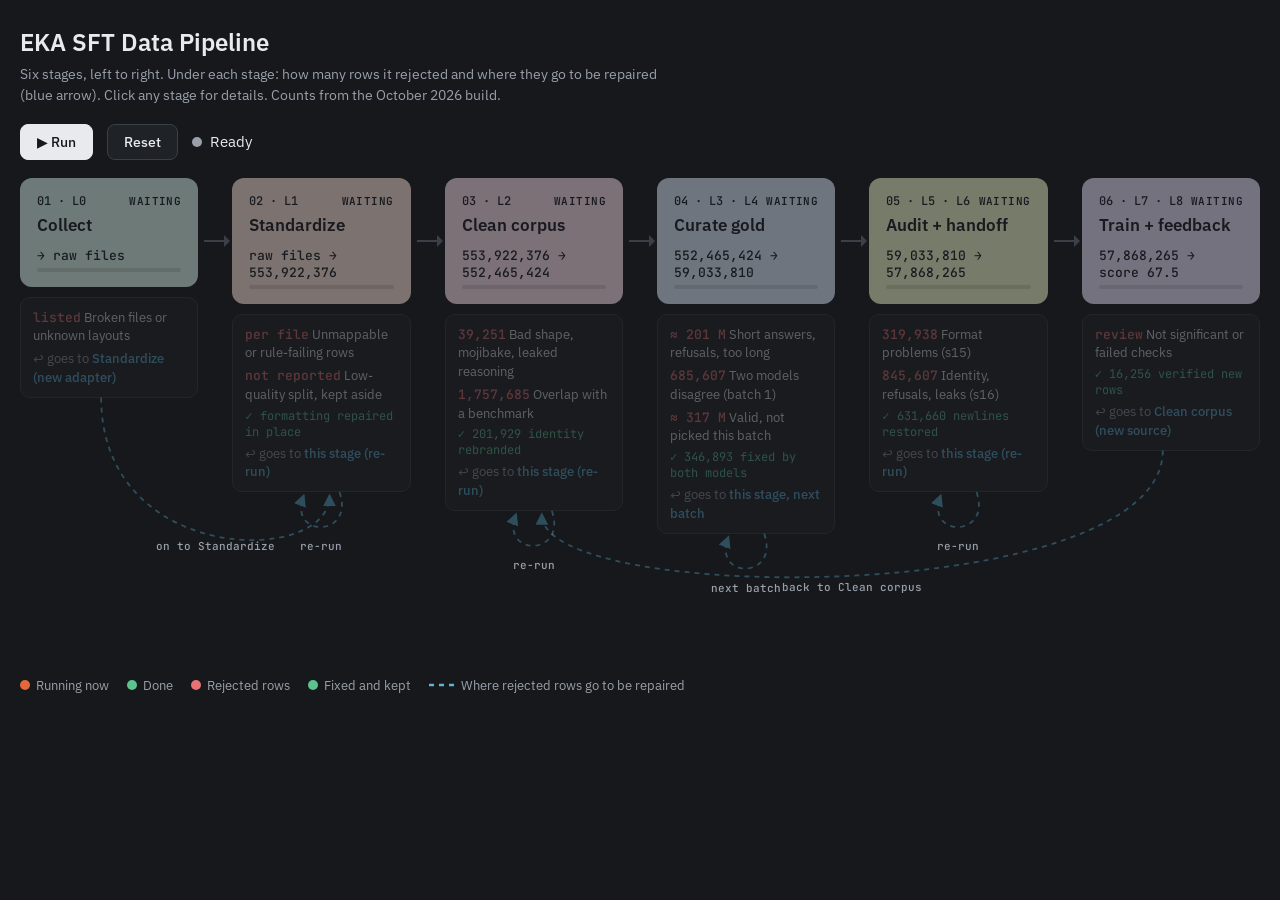
<file: crates/loop-dashboard/src/assets/sft_board.html>
<!DOCTYPE html>
<html lang="en">
<head>
<meta charset="UTF-8">
<meta name="viewport" content="width=device-width, initial-scale=1">
<title>EKA SFT Data Pipeline</title>
<meta name="claude:viewport-fit-sides" content="cover">
<link rel="preconnect" href="https://fonts.googleapis.com">
<link rel="stylesheet" href="https://fonts.googleapis.com/css2?family=IBM+Plex+Sans:wght@400;500;600&family=JetBrains+Mono:wght@400;500&display=swap">
<style>
/* Layout: one row of six stage boxes joined by arrows; under each box its rejected rows and a back arrow
   to where they get repaired. One status line, Run + Reset, a side panel on click. */
:root {
  --bg: #16181c; --panel: #1f2227; --line: #3a3f48; --fg: #e8eaee; --muted: #9aa0ab;
  --run: #e2683c; --ok: #5cc28f; --rej: #e57373; --fix: #5cc28f; --res: #5fb3d6;
  --s1: #d9f2e6; --s2: #f9e0d6; --s3: #f6dde6; --s4: #dbe7f7; --s5: #eef5c9; --s6: #e7e0f7;
  --body: "IBM Plex Sans", system-ui, -apple-system, "Segoe UI", sans-serif;
  --mono: "JetBrains Mono", ui-monospace, Menlo, monospace;
  color-scheme: dark;
}
*, *::before, *::after { box-sizing: border-box; }
[hidden] { display: none !important; }
body { margin: 0; background: var(--bg); color: var(--fg); font: 14px/1.5 var(--body);
  padding-left: max(16px, env(safe-area-inset-left, 0px)); padding-right: max(16px, env(safe-area-inset-right, 0px)); padding-block: 24px 40px; }
.wrap { max-width: 1240px; margin: 0 auto; display: grid; gap: 18px; }
h1 { margin: 0; font-size: 24px; font-weight: 600; }
.sub { margin: 4px 0 0; color: var(--muted); max-width: 80ch; }
.bar { display: flex; flex-wrap: wrap; align-items: center; gap: 10px 14px; }
.btn { font: 500 14px var(--body); color: var(--fg); background: var(--panel); border: 1px solid var(--line); border-radius: 8px; padding: 8px 16px; cursor: pointer; }
.btn.primary { background: var(--fg); color: var(--bg); border-color: var(--fg); }
.btn:focus-visible, .stage:focus-visible, .rej:focus-visible { outline: 2px solid var(--run); outline-offset: 3px; }
.status { font-size: 15px; display: inline-flex; align-items: center; gap: 8px; }
.status i { width: 10px; height: 10px; border-radius: 50%; background: var(--muted); flex: none; }
.status.running i { background: var(--run); animation: pulse 1s infinite; }
.status.done i { background: var(--ok); }
@keyframes pulse { 50% { box-shadow: 0 0 0 6px color-mix(in srgb, var(--run) 25%, transparent); } }

.flow-wrap { overflow-x: auto; padding-bottom: 4px; }
.flow { position: relative; display: grid; grid-template-columns: repeat(6, minmax(170px, 1fr)); column-gap: 34px; min-width: 1150px; padding-bottom: 120px; }
.col { display: grid; gap: 10px; align-content: start; position: relative; z-index: 1; }
.col:not(:last-child)::after { content: ""; position: absolute; top: 62px; right: -30px; width: 24px; height: 2px; background: var(--line); }
.col:not(:last-child)::before { content: ""; position: absolute; top: 57px; right: -32px; border: 6px solid transparent; border-left-color: var(--line); border-right: 0; }
.col.flowing::after { background: var(--run); } .col.flowing::before { border-left-color: var(--run); }

.stage { text-align: left; font: inherit; color: #1b1e23; background: var(--c); border: 3px solid transparent; border-radius: 12px; padding: 12px 14px; cursor: pointer; display: grid; gap: 4px; opacity: .45; transition: opacity .25s, border-color .25s; }
.stage:hover { opacity: .8; }
.stage.running { opacity: 1; border-color: var(--run); }
.stage.done { opacity: 1; }
.stage .top { display: flex; justify-content: space-between; align-items: center; gap: 6px; font: 500 12px var(--mono); }
.stage .st { font: 600 11px var(--mono); text-transform: uppercase; letter-spacing: .04em; }
.stage.running .st { color: #b3461d; } .stage.done .st { color: #1f7a4d; }
.stage b { font-size: 17px; font-weight: 600; }
.count { font: 500 13px var(--mono); font-variant-numeric: tabular-nums; margin-top: 4px; }
.pbar { height: 4px; border-radius: 2px; background: rgba(0,0,0,.12); overflow: hidden; }
.pbar i { display: block; height: 100%; width: 0; background: #1b1e23; }

.rej { text-align: left; font: inherit; color: var(--fg); background: var(--panel); border: 1px solid var(--line); border-radius: 10px; padding: 10px 12px; display: grid; gap: 4px; font-size: 12.5px; opacity: .35; transition: opacity .3s; cursor: pointer; }
.rej.show { opacity: 1; }
.rej .n { font: 500 13px var(--mono); color: var(--rej); }
.rej .fx { font: 12px var(--mono); color: var(--fix); }
.rej .to { color: var(--muted); }
.rej .to b { color: var(--res); font-weight: 500; }

svg.back { position: absolute; inset: 0; width: 100%; height: 100%; pointer-events: none; z-index: 0; overflow: visible; }
.ba { fill: none; stroke: var(--res); stroke-width: 1.8; stroke-dasharray: 5 5; opacity: .35; }
.ba.on { opacity: 1; stroke-width: 2.6; animation: dash .6s linear infinite; }
.bl { font: 500 11px var(--mono); fill: var(--muted); }
.bl.on { fill: var(--res); }
@keyframes dash { to { stroke-dashoffset: -20; } }

.legend { display: flex; flex-wrap: wrap; gap: 6px 18px; color: var(--muted); font-size: 12.5px; }
.legend span { display: inline-flex; align-items: center; gap: 6px; }
.dot { width: 10px; height: 10px; border-radius: 50%; }

.back-dim { position: fixed; inset: 0; background: rgba(0,0,0,.5); z-index: 20; }
.panel { position: fixed; top: 0; right: 0; bottom: 0; width: min(420px, 100%); z-index: 21; background: var(--panel); border-left: 1px solid var(--line);
  padding: calc(20px + env(safe-area-inset-top, 0px)) max(20px, env(safe-area-inset-right, 0px)) calc(20px + env(safe-area-inset-bottom, 0px)) 22px; overflow-y: auto; display: grid; align-content: start; gap: 14px; }
.panel .head { display: flex; justify-content: space-between; align-items: center; gap: 10px; }
.panel .k { font: 500 12px var(--mono); color: var(--muted); }
.panel h2 { margin: 0; font-size: 20px; }
.panel h3 { margin: 0; font-size: 12px; color: var(--muted); font-weight: 500; text-transform: uppercase; letter-spacing: .05em; }
.panel p { margin: 0; }
.panel ol { margin: 0; padding-left: 20px; display: grid; gap: 4px; }
.panel .box { border: 1px solid var(--line); border-radius: 10px; padding: 12px 14px; display: grid; gap: 8px; }
.panel .box.r { border-color: color-mix(in srgb, var(--rej) 50%, var(--line)); }
.panel .num { font-family: var(--mono); }
.panel .go { color: var(--res); }
@media (prefers-reduced-motion: reduce) { .ba.on, .status.running i { animation: none; } }
</style>

<div class="wrap">
  <div>
    <h1>EKA SFT Data Pipeline</h1>
    <p class="sub">Six stages, left to right. Under each stage: how many rows it rejected and where they go to be repaired (blue arrow). Click any stage for details. Counts from the October 2026 build.</p>
  </div>

  <div class="bar">
    <button class="btn primary" id="runBtn" type="button">▶ Run</button>
    <button class="btn" id="resetBtn" type="button">Reset</button>
    <span class="status" id="status"><i></i><span id="statusTxt">Ready</span></span>
  </div>

  <div class="flow-wrap"><div class="flow" id="flow"><svg class="back" id="backSvg" aria-hidden="true"></svg></div></div>

  <div class="legend">
    <span><i class="dot" style="background:var(--run)"></i>Running now</span>
    <span><i class="dot" style="background:var(--ok)"></i>Done</span>
    <span><i class="dot" style="background:var(--rej)"></i>Rejected rows</span>
    <span><i class="dot" style="background:var(--fix)"></i>Fixed and kept</span>
    <span><svg width="26" height="6" aria-hidden="true"><line x1="0" y1="3" x2="26" y2="3" class="ba on" style="animation:none"/></svg>Where rejected rows go to be repaired</span>
  </div>
</div>

<div class="back-dim" id="dim" hidden></div>
<aside class="panel" id="panel" hidden aria-labelledby="pTitle">
  <div class="head"><span class="k" id="pNum"></span><button class="btn" id="closeBtn" type="button">Close</button></div>
  <h2 id="pTitle"></h2>
  <p id="pWhat"></p>
  <div class="box"><h3>Rows</h3><p class="num" id="pRows"></p></div>
  <div class="box"><h3>Steps</h3><ol id="pSteps"></ol></div>
  <div class="box r"><h3>Rejected rows</h3><div id="pRej"></div></div>
  <div class="box"><h3>How to repair</h3><p id="pFix"></p><p class="go" id="pBack"></p></div>
</aside>

<script>
var STAGES = [
  { n: '01', name: 'Collect', lv: 'L0', c: 'var(--s1)', inN: '', outN: 'raw files',
    what: 'Pull public SFT datasets (pinned revisions) and in-house rows: identity, Indic Q&A, NCERT and benchmark-format seeds answered by gpt-oss, Qwen or a person.',
    steps: ['HF datasets + seed prompts', 'Schema scan: detect layout per file', 'Corruption scan (read only)', 'Write raw files, register in sources.tsv'],
    rej: [['Broken files or unknown layouts', 'listed']], fixed: '',
    fix: 'Re-download a broken file at the same revision. For an unknown layout, write an adapter in stage 2.', back: 1, backTxt: 'Standardize (new adapter)' },
  { n: '02', name: 'Standardize', lv: 'L1', c: 'var(--s2)', inN: 'raw files', outN: '553,922,376',
    what: 'Convert every source to one OpenAI chat format, clean it, validate it with 68 rules. Another team dedups and splits by quality; only the high split goes on.',
    steps: ['Convert: adapter → messages[]', 'Clean: think tags, roles, self-talk, cut-off answers', 'Validate --gate: 68 rules', 'Quality split (other team): high goes on, low is kept aside'],
    rej: [['Unmappable or rule-failing rows', 'per file'], ['Low-quality split, kept aside', 'not reported']], fixed: 'formatting repaired in place',
    fix: 'Group dropped rows by reason. If a rule removes good rows, fix the adapter or rule and re-run this stage.', back: 1, loop: 're-run', backTxt: 'this stage (re-run)' },
  { n: '03', name: 'Clean corpus', lv: 'L2', c: 'var(--s3)', inN: '553,922,376', outN: '552,465,424',
    what: '16 fix / drop rules, exact and near dedup, and decontamination against 31 benchmarks. Mentions of other models as the assistant are rebranded to EKA.',
    steps: ['s00 convert check', 's01 rules + identity rebrand', 's02 exact + near dedup', 's02c decontamination (31 benchmarks)', 's03 split single / multi-turn'],
    rej: [['Bad shape, mojibake, leaked reasoning', '39,251'], ['Overlap with a benchmark', '1,757,685']], fixed: '201,929 identity rebranded',
    fix: 'Benchmark overlaps are never brought back: they would leak test data. If a rule was wrong, fix it in config.py and re-run this stage.', back: 2, loop: 're-run', backTxt: 'this stage (re-run)' },
  { n: '04', name: 'Curate gold', lv: 'L3 · L4', c: 'var(--s4)', inN: '552,465,424', outN: '59,033,810',
    what: 'Heuristics, a judge pool, gpt-oss-120b scores, strict selection, then two models check every answer: keep, fix or drop.',
    steps: ['s04 features + hard rejects', 's05 heuristics + judge pool', 's07 language purity', 's08 LLM judge (gpt-oss-120b)', 's09 select by score and quota', 's11–s13 two-model check: keep / fix / drop', 's14 combine batches'],
    rej: [['Short answers, refusals, too long', '≈ 201 M'], ['Two models disagree (batch 1)', '685,607'], ['Valid, not picked this batch', '≈ 317 M']], fixed: '346,893 fixed by both models',
    fix: 'Rows not picked this batch are kept aside and the next batch picks from them. Dropped answers can be regenerated by L8 in stage 6.', back: 3, loop: 'next batch', backTxt: 'this stage, next batch' },
  { n: '05', name: 'Audit + handoff', lv: 'L5 · L6', c: 'var(--s5)', inN: '59,033,810', outN: '57,868,265',
    what: 'A format audit and a final quality audit, a split into single and multi-turn, then a gate that packages the handoff only if the counts match.',
    steps: ['s15 format audit', 's16 post audit: identity, refusals, leaks, truncated', 'Split: 56,368,037 single · 1,500,228 multi-turn', 'Handoff gate: verify OK, counts equal'],
    rej: [['Format problems (s15)', '319,938'], ['Identity, refusals, leaks (s16)', '845,607']], fixed: '631,660 newlines restored',
    fix: 'To drop more rows after a review, add them to the drop list (s15) or a POST_DROP flag (s16) and re-run. If the gate fails, fix s16 and run it again.', back: 4, loop: 're-run', backTxt: 'this stage (re-run)' },
  { n: '06', name: 'Train + feedback', lv: 'L7 · L8', c: 'var(--s6)', inN: '57,868,265', outN: 'score 67.5',
    what: 'The model team trains. L7 evaluates the checkpoint on 96,500 questions; L8 writes new rows for weak topics and promotes only what helps.',
    steps: ['SFT training (answer-only loss)', 'L7 eval: sft6-w8400 scores 67.5', 'L8 generates data for weak areas', 'Promotion gate: keep only what helps'],
    rej: [['Not significant or failed checks', 'review']], fixed: '16,256 verified new rows',
    fix: 'Verified new rows go back into stage 3 as a new source and pass the same filters as everything else.', back: 2, backTxt: 'Clean corpus (new source)' }
];

var flow = document.getElementById('flow'), svg = document.getElementById('backSvg');
STAGES.forEach(function (s, i) {
  var col = document.createElement('div'); col.className = 'col'; col.id = 'col' + i;
  col.innerHTML =
    '<button type="button" class="stage" id="st' + i + '" style="--c:' + s.c + '">' +
      '<span class="top"><span>' + s.n + ' · ' + s.lv + '</span><span class="st" data-st>waiting</span></span>' +
      '<b>' + s.name + '</b>' +
      '<span class="count">' + (s.inN ? s.inN + ' →<br>' : '→ ') + s.outN + '</span>' +
      '<span class="pbar"><i data-p></i></span>' +
    '</button>' +
    '<button type="button" class="rej" id="rj' + i + '">' +
      s.rej.map(function (r) { return '<span><span class="n">' + r[1] + '</span> ' + r[0] + '</span>'; }).join('') +
      (s.fixed ? '<span class="fx">✓ ' + s.fixed + '</span>' : '') +
      '<span class="to">↩ goes to <b>' + s.backTxt + '</b></span>' +
    '</button>';
  flow.appendChild(col);
});

function drawBack(active) {
  var fb = flow.getBoundingClientRect();
  var h = '<defs><marker id="ah" viewBox="0 0 10 10" refX="8" refY="5" markerWidth="7" markerHeight="7" orient="auto"><path d="M0,0 L10,5 L0,10 z" style="fill:var(--res)"/></marker></defs>';
  STAGES.forEach(function (s, i) {
    var a = document.getElementById('rj' + i).getBoundingClientRect(), on = active === i ? ' on' : '';
    var x1 = a.left - fb.left + a.width * 0.5, y1 = a.bottom - fb.top;
    if (s.back === i) {
      h += '<path class="ba' + on + '" d="M' + (x1 + 18) + ' ' + y1 + ' C' + (x1 + 34) + ' ' + (y1 + 46) + ' ' + (x1 - 34) + ' ' + (y1 + 46) + ' ' + (x1 - 18) + ' ' + (y1 + 4) + '" marker-end="url(#ah)"/>';
      h += '<text class="bl' + on + '" x="' + x1 + '" y="' + (y1 + 58) + '" text-anchor="middle">' + s.loop + '</text>';
    } else {
      var b = document.getElementById('rj' + s.back).getBoundingClientRect();
      var x2 = b.left - fb.left + b.width * 0.5, y2 = b.bottom - fb.top;
      var dip = Math.max(y1, y2) + 74 + (Math.abs(i - s.back) > 2 ? 22 : 0);
      h += '<path class="ba' + on + '" d="M' + (x1 - 8) + ' ' + y1 + ' C' + (x1 - 8) + ' ' + dip + ' ' + (x2 + 8) + ' ' + dip + ' ' + (x2 + 8) + ' ' + (y2 + 4) + '" marker-end="url(#ah)"/>';
      h += '<text class="bl' + on + '" x="' + ((x1 + x2) / 2) + '" y="' + (dip - 16) + '" text-anchor="middle">' + (i > s.back ? 'back to ' : 'on to ') + STAGES[s.back].name + '</text>';
    }
  });
  svg.innerHTML = h;
}

// run
var cur = -1, running = false, activeBack = null;
var runBtn = document.getElementById('runBtn'), statusEl = document.getElementById('status'), statusTxt = document.getElementById('statusTxt');
var reduce = window.matchMedia && window.matchMedia('(prefers-reduced-motion: reduce)').matches;
var STAGE_MS = 2000;

function setStatus(cls, txt) { statusEl.className = 'status ' + cls; statusTxt.textContent = txt; }
function runStage(i) {
  var st = document.getElementById('st' + i), steps = STAGES[i].steps, p = st.querySelector('[data-p]');
  st.classList.add('running'); st.querySelector('[data-st]').textContent = 'running';
  if (i > 0) document.getElementById('col' + (i - 1)).classList.add('flowing');
  var t0 = performance.now();
  (function tick(now) {
    if (!running || cur !== i) return;
    var k = Math.min(1, (now - t0) / STAGE_MS);
    p.style.width = (k * 100) + '%';
    var si = Math.min(steps.length - 1, Math.floor(k * steps.length));
    setStatus('running', 'Running stage ' + STAGES[i].n + ' ' + STAGES[i].name + ': ' + steps[si]);
    if (k < 1) requestAnimationFrame(tick); else finishStage(i);
  })(t0);
}
function finishStage(i) {
  var st = document.getElementById('st' + i);
  st.classList.remove('running'); st.classList.add('done'); st.querySelector('[data-st]').textContent = 'done ✓';
  if (i > 0) document.getElementById('col' + (i - 1)).classList.remove('flowing');
  document.getElementById('rj' + i).classList.add('show');
  activeBack = i; drawBack(i);
  cur = i + 1;
  if (cur < STAGES.length) setTimeout(function () { if (running) runStage(cur); }, 700);
  else {
    running = false; runBtn.textContent = '▶ Run again';
    setStatus('done', 'Done: 57,868,265 rows delivered · 16,256 new rows sent back to stage 3');
    setTimeout(function () { if (!running) { activeBack = null; drawBack(null); } }, 3000);
  }
}
function reset() {
  running = false; cur = -1; activeBack = null;
  STAGES.forEach(function (s, i) {
    var st = document.getElementById('st' + i);
    st.classList.remove('running', 'done'); st.querySelector('[data-st]').textContent = 'waiting'; st.querySelector('[data-p]').style.width = '0';
    document.getElementById('rj' + i).classList.remove('show'); document.getElementById('col' + i).classList.remove('flowing');
  });
  setStatus('', 'Ready'); runBtn.textContent = '▶ Run'; drawBack(null);
}
runBtn.addEventListener('click', function () {
  if (running) return;
  reset();
  running = true; cur = 0; runBtn.textContent = 'Running…'; runStage(0);
});
document.getElementById('resetBtn').addEventListener('click', reset);

// panel
var panel = document.getElementById('panel'), dim = document.getElementById('dim'), lastBtn = null;
flow.addEventListener('click', function (e) {
  var b = e.target.closest('.stage, .rej'); if (!b) return;
  var i = +b.id.slice(2), s = STAGES[i]; lastBtn = b;
  document.getElementById('pNum').textContent = 'Stage ' + s.n + ' · ' + s.lv;
  document.getElementById('pTitle').textContent = s.name;
  document.getElementById('pWhat').textContent = s.what;
  document.getElementById('pRows').textContent = (s.inN ? s.inN + ' in → ' : '') + s.outN + (s.inN ? ' out' : '');
  document.getElementById('pSteps').innerHTML = s.steps.map(function (x) { return '<li>' + x + '</li>'; }).join('');
  document.getElementById('pRej').innerHTML = s.rej.map(function (r) { return '<p><span class="num" style="color:var(--rej)">' + r[1] + '</span> ' + r[0] + '</p>'; }).join('') + (s.fixed ? '<p style="color:var(--fix)">✓ ' + s.fixed + '</p>' : '');
  document.getElementById('pFix').textContent = s.fix;
  document.getElementById('pBack').textContent = '↩ Goes to: ' + s.backTxt;
  panel.hidden = false; dim.hidden = false; document.getElementById('closeBtn').focus();
  activeBack = i; drawBack(i);
});
function closePanel() {
  panel.hidden = true; dim.hidden = true;
  if (!running) { activeBack = null; drawBack(null); }
  if (lastBtn) lastBtn.focus();
}
document.getElementById('closeBtn').addEventListener('click', closePanel);
dim.addEventListener('click', closePanel);
document.addEventListener('keydown', function (e) { if (e.key === 'Escape' && !panel.hidden) closePanel(); });

drawBack(null);
window.addEventListener('resize', function () { drawBack(activeBack); });
if (document.fonts && document.fonts.ready) document.fonts.ready.then(function () { drawBack(activeBack); });
</script>
</body>
</html>
</file>
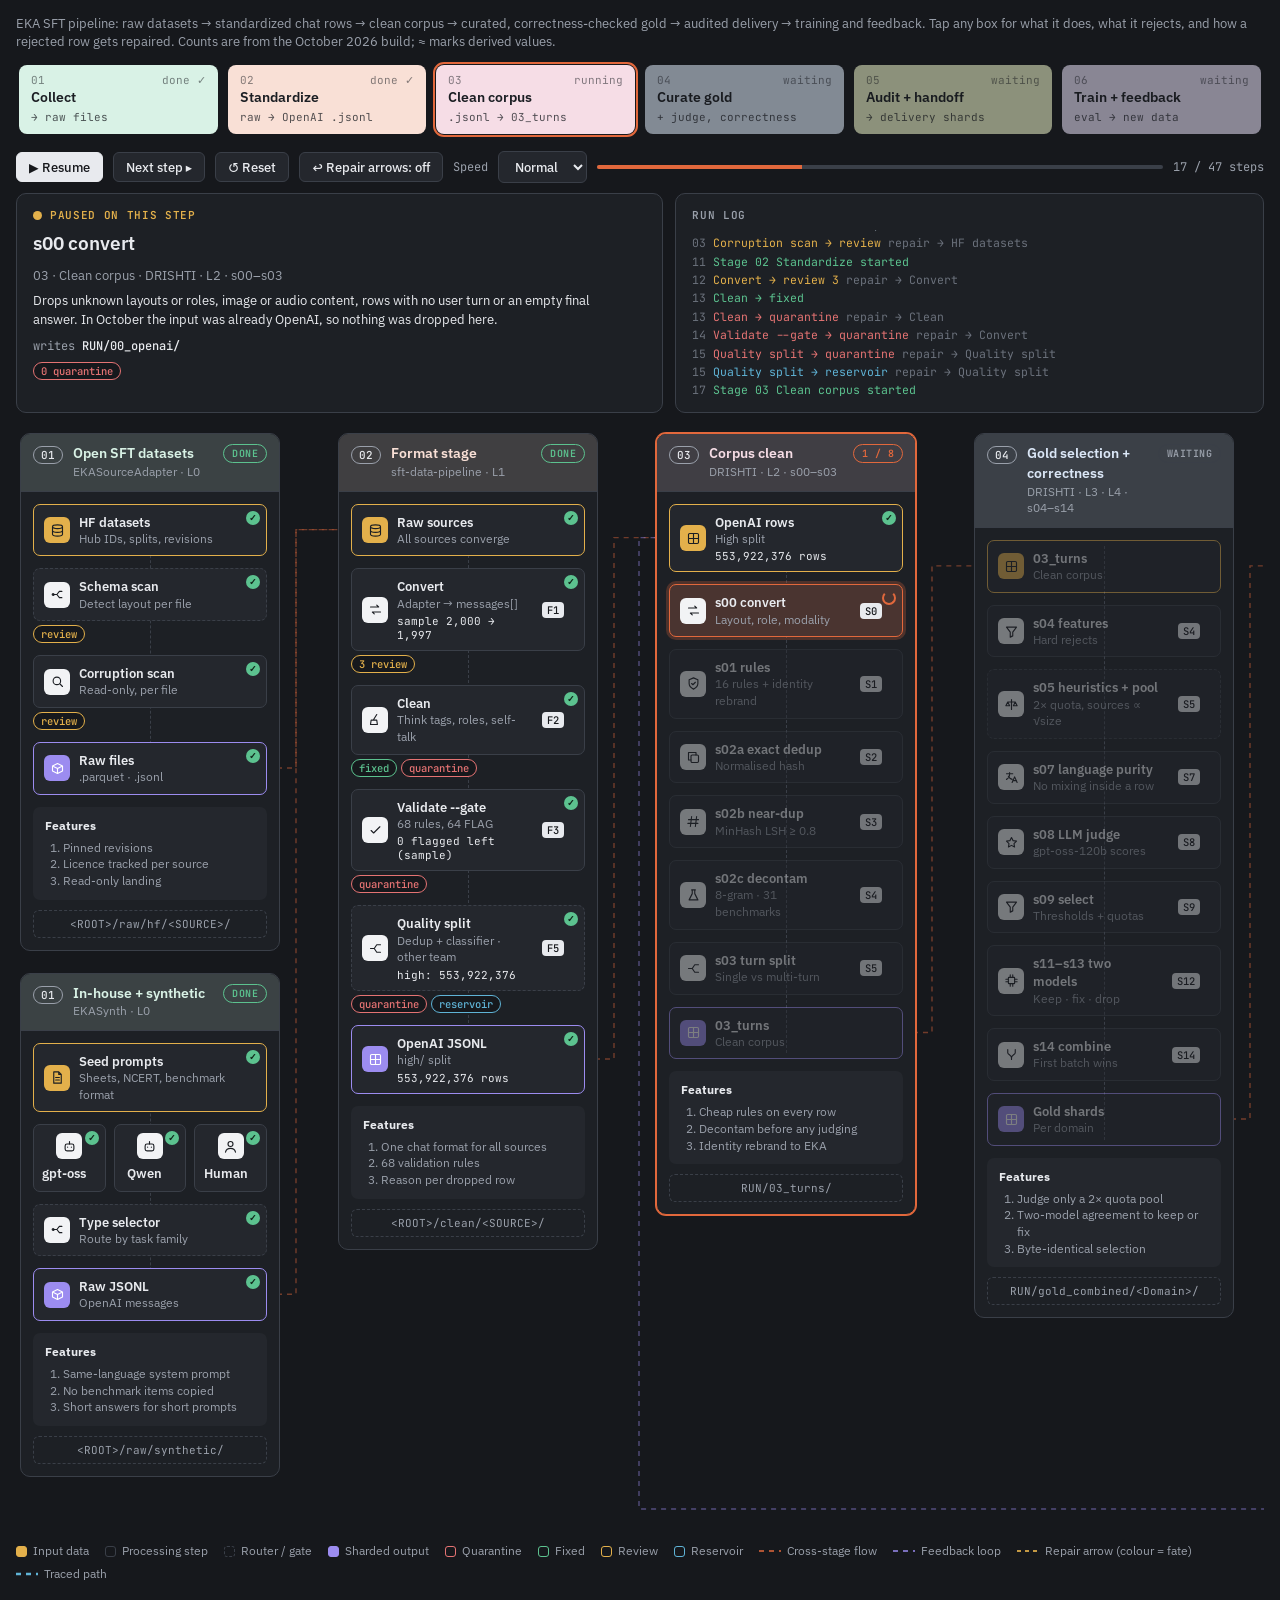
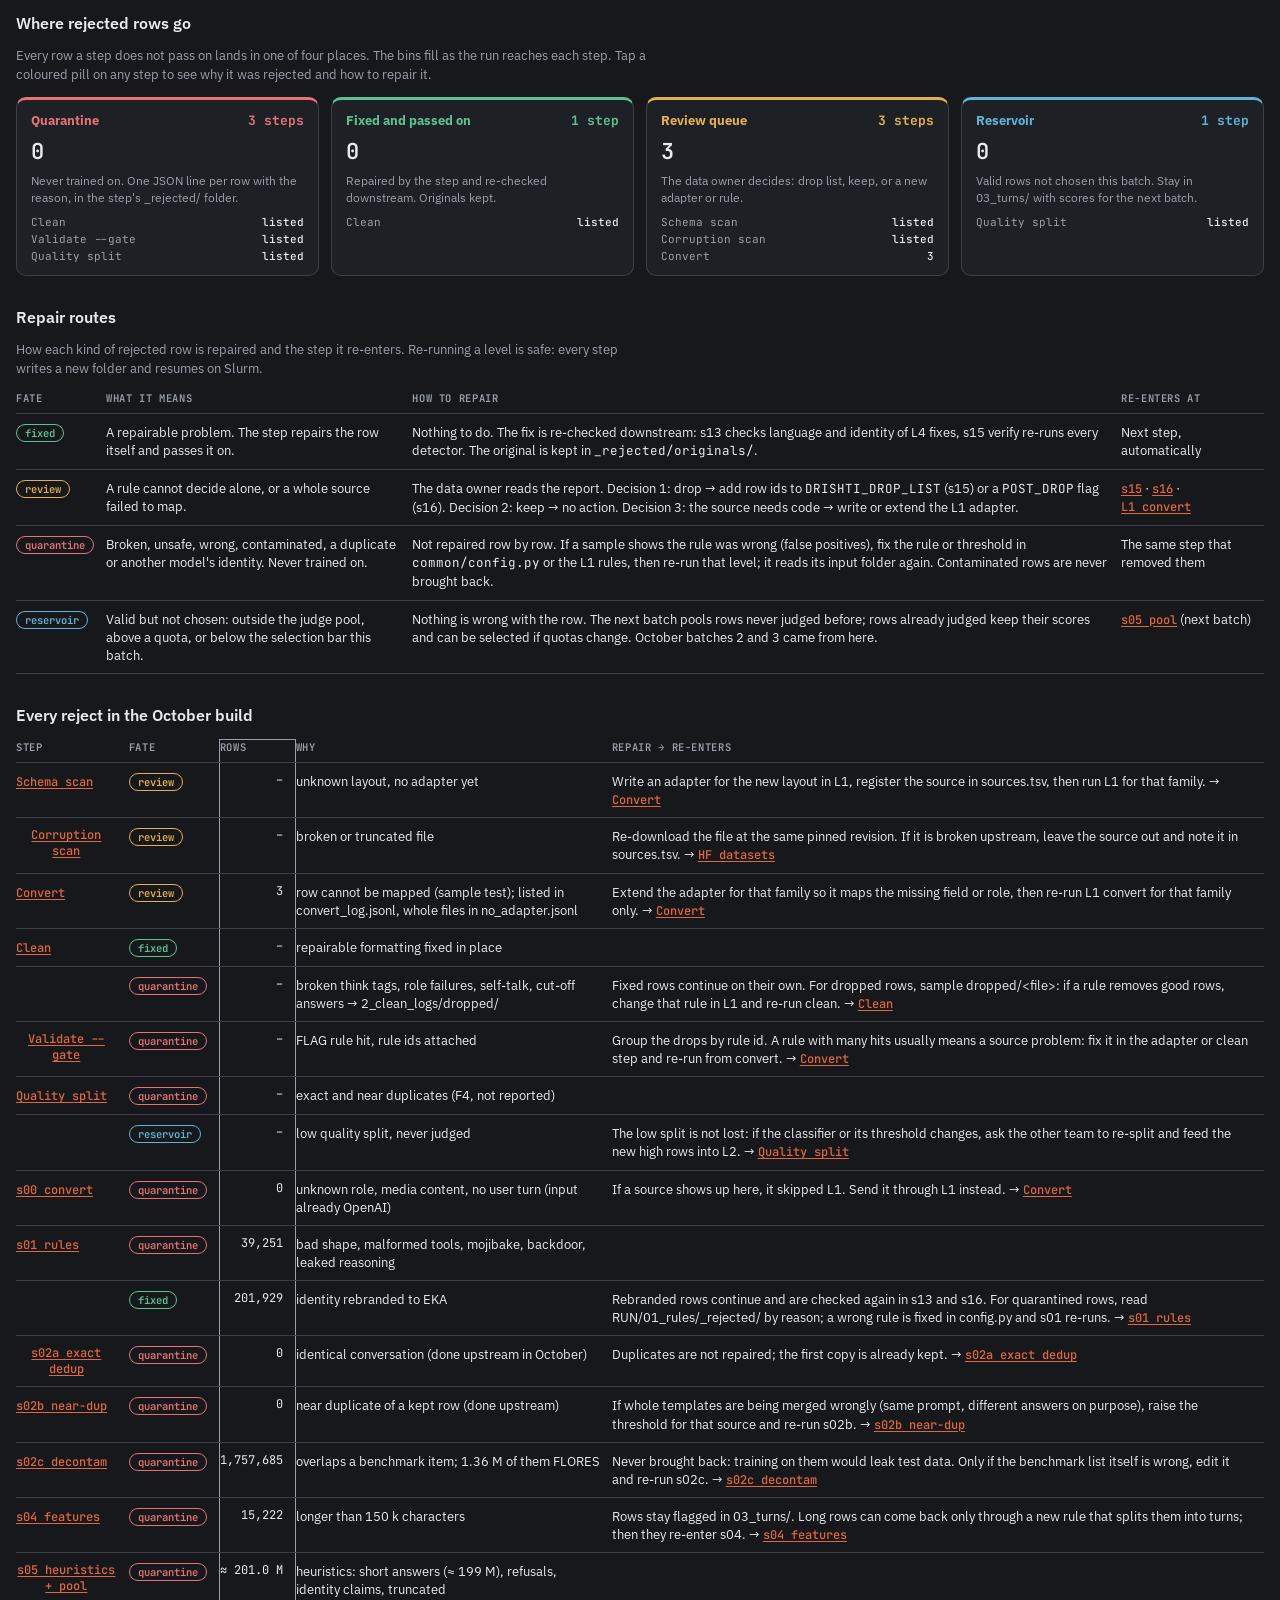
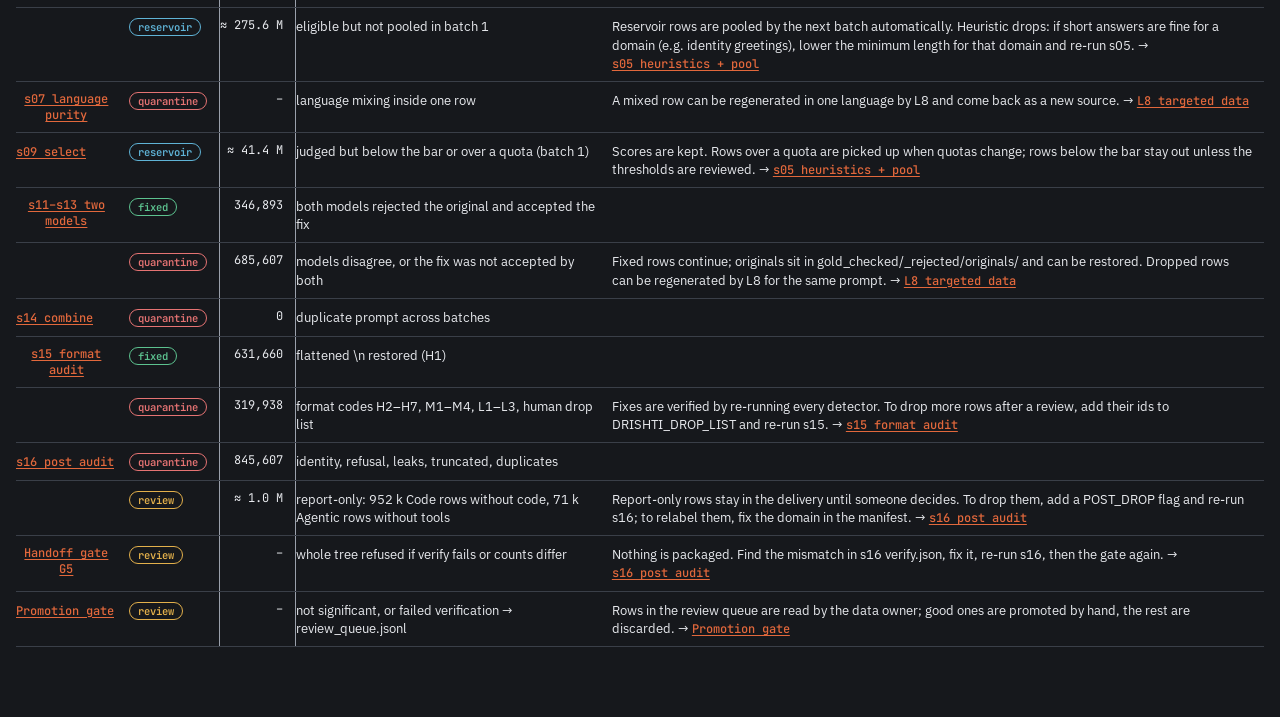
<file: crates/loop-dashboard/src/assets/sft_pipeline_map.html>
<!DOCTYPE html>
<html lang="en">
<head>
<meta charset="UTF-8">
<meta name="viewport" content="width=device-width, initial-scale=1">
<title>EKA SFT Data Pipeline</title>
<meta name="claude:viewport-fit-sides" content="cover">
<link rel="preconnect" href="https://fonts.googleapis.com">
<link rel="stylesheet" href="https://fonts.googleapis.com/css2?family=IBM+Plex+Sans:wght@400;500;600&family=JetBrains+Mono:wght@400;500&display=swap">
<style>
/* Layout: dark pipeline board. Stage strip, run controls, "now running" panel + log, six columns of stage cards
   with dashed cross-stage flows, then the reject lane (4 bins) and the repair routes table. Drawer on tap. */
:root {
  --bg: #16181c; --panel: #1d2025; --card: #24272d; --line: #3a3f48; --fg: #e8eaee; --muted: #9aa0ab; --dim: #6b717c;
  --flow: #e2683c; --in: #e3b04b; --out: #9c8cf0; --ok: #5cc28f;
  --q: #e57373; --r: #5fb3d6; --f: #5cc28f; --v: #e3b04b;
  --s1: #d9f2e6; --s2: #f9e0d6; --s3: #f6dde6; --s4: #dbe7f7; --s5: #eef5c9; --s6: #e7e0f7; --strip-fg: #1b1e23;
  --body: "IBM Plex Sans", system-ui, -apple-system, "Segoe UI", sans-serif;
  --mono: "JetBrains Mono", ui-monospace, Menlo, monospace;
  color-scheme: dark;
}
*, *::before, *::after { box-sizing: border-box; }
[hidden] { display: none !important; }
body { margin: 0; background: var(--bg); color: var(--fg); font: 13px/1.45 var(--body);
  padding-left: max(16px, env(safe-area-inset-left, 0px)); padding-right: max(16px, env(safe-area-inset-right, 0px)); padding-block: 14px 40px; }
h2 { font-size: 16px; margin: 0; font-weight: 600; }
.lede { color: var(--muted); font-size: 12.5px; margin: 0 0 12px; }
.mono { font-family: var(--mono); }
.strip { display: grid; grid-template-columns: repeat(6, minmax(150px, 1fr)); gap: 10px; overflow-x: auto; padding: 3px; }
.strip div { border-radius: 8px; padding: 8px 12px; color: var(--strip-fg); outline: 2px solid transparent; outline-offset: 1px; min-width: 0; opacity: .55; transition: opacity .2s; }
.strip div.on { outline-color: var(--flow); opacity: 1; }
.strip div.done { opacity: 1; }
.strip small { font: 500 11px var(--mono); opacity: .7; display: flex; justify-content: space-between; }
.strip b { font-size: 14px; font-weight: 600; display: block; }
.strip span { font: 11px var(--mono); opacity: .75; }

.runbar { display: flex; flex-wrap: wrap; align-items: center; gap: 8px 10px; margin: 14px 0 10px; }
.btn { font: 500 12.5px var(--body); color: var(--fg); background: var(--card); border: 1px solid var(--line); border-radius: 6px; padding: 6px 12px; cursor: pointer; display: inline-flex; gap: 6px; align-items: center; }
.btn:hover { border-color: var(--muted); }
.btn.primary { background: var(--fg); color: var(--bg); border-color: var(--fg); }
.btn:focus-visible, .step:focus-visible, .rpill:focus-visible { outline: 2px solid var(--flow); outline-offset: 2px; }
.prog { flex: 1; min-width: 120px; height: 4px; background: var(--line); border-radius: 2px; overflow: hidden; }
.prog i { display: block; height: 100%; width: 0; background: var(--flow); transition: width .3s; }
.counter { font: 12px var(--mono); color: var(--muted); }

.now { display: grid; grid-template-columns: minmax(0, 1.1fr) minmax(0, 1fr); gap: 12px; margin-bottom: 16px; }
.nowcard, .logbox { background: var(--panel); border: 1px solid var(--line); border-radius: 10px; padding: 14px 16px; min-width: 0; }
.nowcard { display: grid; gap: 8px; align-content: start; }
.state { display: inline-flex; align-items: center; gap: 8px; font: 600 11px var(--mono); letter-spacing: .06em; text-transform: uppercase; }
.state i { width: 9px; height: 9px; border-radius: 50%; background: var(--dim); }
.state.running { color: var(--flow); } .state.running i { background: var(--flow); animation: pulse 1s ease-in-out infinite; }
.state.paused { color: var(--v); } .state.paused i { background: var(--v); }
.state.done { color: var(--ok); } .state.done i { background: var(--ok); }
.state.idle { color: var(--muted); }
@keyframes pulse { 50% { box-shadow: 0 0 0 5px color-mix(in srgb, var(--flow) 25%, transparent); } }
.nowtitle { font-size: 19px; font-weight: 600; }
.nowsub { color: var(--muted); font-size: 12.5px; }
.nowdesc { font-size: 13px; max-width: 70ch; }
.io { display: flex; flex-wrap: wrap; gap: 6px 14px; font: 12px var(--mono); color: var(--muted); font-variant-numeric: tabular-nums; }
.io b { color: var(--fg); font-weight: 500; }
.pills { display: flex; flex-wrap: wrap; gap: 6px; }
.logbox { display: grid; grid-template-rows: auto 1fr; gap: 8px; }
.logbox h3 { margin: 0; font: 600 11px var(--mono); letter-spacing: .06em; text-transform: uppercase; color: var(--muted); }
.log { height: 168px; overflow-y: auto; font: 11.5px/1.6 var(--mono); }
.log div { white-space: pre-wrap; overflow-wrap: anywhere; }
.log .t { color: var(--dim); } .log .ok { color: var(--ok); } .log .q { color: var(--q); } .log .r { color: var(--r); } .log .f { color: var(--f); } .log .v { color: var(--v); }

.board-wrap { overflow-x: auto; padding-bottom: 6px; }
.board { position: relative; display: grid; grid-template-columns: repeat(6, 260px); column-gap: 58px; align-items: start; width: max-content; padding: 4px 4px 54px; }
.col { display: grid; gap: 22px; position: relative; z-index: 1; }
svg.wires { position: absolute; inset: 0; width: 100%; height: 100%; z-index: 0; pointer-events: none; overflow: visible; }
.wire { fill: none; stroke: var(--flow); stroke-width: 1.4; stroke-dasharray: 5 5; opacity: .45; }
.wire.live { opacity: 1; stroke-width: 2.2; animation: dash .6s linear infinite; }
.wire.loop { stroke: var(--out); }
@keyframes dash { to { stroke-dashoffset: -20; } }
svg.repairs { position: absolute; inset: 0; width: 100%; height: 100%; z-index: 3; pointer-events: none; overflow: visible; }
.rw { fill: none; stroke-width: 1.8; stroke-dasharray: 4 4; opacity: .85; }
.rw.q { stroke: var(--q); } .rw.r { stroke: var(--r); } .rw.v { stroke: var(--v); } .rw.f { stroke: var(--f); }
.rw.live { stroke-width: 2.8; opacity: 1; animation: dash .5s linear infinite; }
.rlabel { font: 600 10px var(--mono); paint-order: stroke; stroke: var(--bg); stroke-width: 3px; }
.rlabel.q { fill: var(--q); } .rlabel.r { fill: var(--r); } .rlabel.v { fill: var(--v); } .rlabel.f { fill: var(--f); }
.wire.trace { opacity: 1; stroke: var(--r); stroke-width: 2.4; animation: dash .6s linear infinite; }
.step.trace { border-color: var(--r) !important; border-style: solid !important; opacity: 1 !important; box-shadow: 0 0 0 3px color-mix(in srgb, var(--r) 30%, transparent); }
.step.trace-origin { box-shadow: 0 0 0 3px var(--r); }
.tracing .step:not(.trace) { opacity: .3; }
.chip { display: inline-flex; align-items: center; gap: 8px; font: 500 12px var(--mono); color: var(--r); border: 1px solid var(--r); border-radius: 99px; padding: 3px 4px 3px 10px; }
.chip button { font: 500 11px var(--body); background: var(--r); color: #0f1a20; border: 0; border-radius: 99px; padding: 2px 9px; cursor: pointer; }
.btn[aria-pressed="true"] { border-color: var(--v); color: var(--v); }
.drawer .row { display: flex; flex-wrap: wrap; gap: 8px; }

.card { background: var(--panel); border: 1px solid var(--line); border-radius: 10px; overflow: hidden; }
.card.on { border-color: var(--flow); box-shadow: 0 0 0 1px var(--flow); }
.chead { display: flex; gap: 10px; align-items: flex-start; padding: 10px 12px; border-bottom: 1px solid var(--line); background: color-mix(in srgb, var(--tint) 16%, var(--panel)); }
.num { font: 500 11px var(--mono); border: 1px solid var(--muted); border-radius: 99px; padding: 1px 7px; margin-top: 2px; flex: none; }
.chead > div { min-width: 0; flex: 1; }
.chead b { display: block; font-size: 13.5px; font-weight: 600; color: var(--tint); }
.chead small { color: var(--muted); font-size: 11.5px; display: block; }
.cstate { flex: none; font: 600 10px var(--mono); letter-spacing: .05em; text-transform: uppercase; border-radius: 99px; padding: 2px 8px; border: 1px solid var(--line); color: var(--muted); }
.card.on .cstate { color: var(--flow); border-color: var(--flow); }
.card.done .cstate { color: var(--ok); border-color: var(--ok); }
.steps { display: grid; gap: 12px; padding: 12px; position: relative; }
.steps::before { content: ""; position: absolute; left: 50%; top: 18px; bottom: 18px; border-left: 1.5px dashed var(--line); }
.row3 { display: grid; grid-template-columns: repeat(3, 1fr); gap: 8px; position: relative; }
.sw-wrap { position: relative; display: grid; gap: 4px; }
.step { position: relative; display: flex; gap: 9px; align-items: center; text-align: left; width: 100%; background: var(--card); color: var(--fg);
  border: 1.5px solid var(--line); border-radius: 7px; padding: 8px 10px; cursor: pointer; font: inherit; transition: border-color .2s, background .2s, opacity .2s; }
.step:hover { border-color: var(--muted); }
.step.in { border-color: var(--in); } .step.out { border-color: var(--out); } .step.router { border-style: dashed; }
.step.mini { flex-direction: column; text-align: center; padding: 8px 4px; gap: 5px; }
.running-mode .step.wait { opacity: .42; }
.step.active { background: color-mix(in srgb, var(--flow) 20%, var(--card)); border-color: var(--flow); border-style: solid; box-shadow: 0 0 0 3px color-mix(in srgb, var(--flow) 25%, transparent); }
.step.flash { box-shadow: 0 0 0 3px var(--v); }
.sstate { position: absolute; right: 6px; top: 6px; width: 14px; height: 14px; border-radius: 50%; display: grid; place-items: center; font: 700 9px var(--mono); }
.step.done .sstate { background: var(--ok); color: #10251a; }
.step.done .sstate::before { content: "✓"; }
.step.active .sstate { border: 2px solid var(--flow); border-top-color: transparent; animation: spin .8s linear infinite; }
@keyframes spin { to { transform: rotate(360deg); } }
.ico { width: 26px; height: 26px; border-radius: 6px; display: grid; place-items: center; flex: none; background: #f2f3f5; color: #1b1e23; }
.step.in .ico { background: var(--in); } .step.out .ico { background: var(--out); color: #fff; }
.ico svg { width: 15px; height: 15px; }
.st { min-width: 0; padding-right: 10px; }
.st b { display: block; font-size: 12.5px; font-weight: 600; }
.st small { display: block; color: var(--muted); font-size: 11.5px; overflow-wrap: anywhere; }
.st .cnt { display: block; font: 11px var(--mono); color: var(--fg); margin-top: 2px; }
.badge { margin-left: auto; font: 500 10.5px var(--mono); background: var(--fg); color: var(--bg); border-radius: 4px; padding: 1px 5px; flex: none; margin-right: 10px; }
.rlist { display: flex; flex-wrap: wrap; gap: 4px; position: relative; z-index: 1; }
.rpill { font: 500 10.5px var(--mono); border-radius: 99px; padding: 1px 7px; border: 1px solid; background: var(--bg); cursor: pointer; white-space: nowrap; }
.rpill.q { color: var(--q); border-color: var(--q); } .rpill.r { color: var(--r); border-color: var(--r); }
.rpill.f { color: var(--f); border-color: var(--f); } .rpill.v { color: var(--v); border-color: var(--v); }
.running-mode .rlist.pending { display: none; }
.feat { margin: 0 12px 10px; padding: 10px 12px; background: var(--card); border-radius: 7px; }
.feat b { font-size: 12px; } .feat ol { margin: 4px 0 0; padding-left: 18px; color: var(--muted); font-size: 11.5px; }
.path { margin: 0 12px 12px; padding: 6px; border: 1px dashed var(--line); border-radius: 6px; text-align: center; font: 11px var(--mono); color: var(--muted); overflow-wrap: anywhere; }

.legend { display: flex; flex-wrap: wrap; gap: 6px 16px; color: var(--muted); font-size: 11.5px; margin: 6px 0 30px; }
.legend span { display: inline-flex; gap: 6px; align-items: center; }
.sw { width: 11px; height: 11px; border-radius: 3px; border: 1.5px solid var(--line); }

section.block { display: grid; gap: 12px; margin-bottom: 30px; }
section.block > p { margin: 0; color: var(--muted); max-width: 80ch; }
.bins { display: grid; grid-template-columns: repeat(auto-fit, minmax(230px, 1fr)); gap: 12px; }
.bin { background: var(--panel); border: 1px solid var(--line); border-top: 3px solid var(--c); border-radius: 10px; padding: 12px 14px; display: grid; gap: 6px; align-content: start; min-width: 0; transition: background .3s; }
.bin.bump { background: color-mix(in srgb, var(--c) 14%, var(--panel)); }
.bin h3 { margin: 0; font-size: 13px; color: var(--c); display: flex; justify-content: space-between; gap: 8px; }
.bin .big { font: 600 22px var(--mono); font-variant-numeric: tabular-nums; }
.bin p { margin: 0; font-size: 12px; color: var(--muted); }
.bin ul { margin: 2px 0 0; padding: 0; list-style: none; display: grid; gap: 3px; font: 11px var(--mono); color: var(--muted); max-height: 120px; overflow-y: auto; }
.bin li { display: flex; justify-content: space-between; gap: 8px; }
.bin li b { color: var(--fg); font-weight: 500; white-space: nowrap; }

.scroll { overflow-x: auto; }
table.t { width: 100%; border-collapse: collapse; font-size: 12.5px; }
table.t th { text-align: left; font: 600 10.5px var(--mono); letter-spacing: .06em; text-transform: uppercase; color: var(--muted); padding: 0 12px 8px 0; border-bottom: 1px solid var(--line); white-space: nowrap; }
table.t td { border-bottom: 1px solid var(--line); padding: 9px 12px 9px 0; vertical-align: top; }
table.t td.num { text-align: right; font: 12px var(--mono); white-space: nowrap; }
table.t button.link { font: 500 12px var(--mono); color: var(--flow); background: none; border: 0; padding: 0; cursor: pointer; text-decoration: underline; text-underline-offset: 2px; }
.fate { display: inline-block; font: 600 10.5px var(--mono); border-radius: 99px; padding: 1px 8px; border: 1px solid; white-space: nowrap; }
.fate.q { color: var(--q); } .fate.r { color: var(--r); } .fate.f { color: var(--f); } .fate.v { color: var(--v); }

.drawer-back { position: fixed; inset: 0; background: rgba(0,0,0,.5); z-index: 20; }
.drawer { position: fixed; top: 0; right: 0; bottom: 0; width: min(440px, 100%); z-index: 21; background: var(--panel); border-left: 1px solid var(--line);
  padding: calc(18px + env(safe-area-inset-top, 0px)) max(20px, env(safe-area-inset-right, 0px)) calc(20px + env(safe-area-inset-bottom, 0px)) 20px; display: grid; align-content: start; gap: 12px; overflow-y: auto; }
.drawer h2 { font-size: 19px; }
.drawer .k { font: 500 11px var(--mono); color: var(--muted); text-transform: uppercase; letter-spacing: .06em; }
.drawer p { margin: 0; font-size: 13.5px; line-height: 1.55; }
.drawer dl { margin: 0; display: grid; grid-template-columns: auto 1fr; gap: 6px 14px; font-size: 12.5px; }
.drawer dt { color: var(--muted); } .drawer dd { margin: 0; font-family: var(--mono); font-size: 12px; overflow-wrap: anywhere; }
.drawer .box { border: 1px solid var(--line); border-radius: 8px; padding: 12px; display: grid; gap: 8px; }
.drawer .box h3 { margin: 0; font: 600 11px var(--mono); letter-spacing: .06em; text-transform: uppercase; color: var(--muted); }
.drawer .rj { display: flex; gap: 8px; align-items: baseline; font-size: 12.5px; }
.drawer .rj b { font-family: var(--mono); font-weight: 500; white-space: nowrap; }
.drawer .top { display: flex; justify-content: space-between; align-items: center; gap: 10px; }
@media (max-width: 760px) { .now { grid-template-columns: 1fr; } }
@media (prefers-reduced-motion: reduce) { .wire.live, .step.active .sstate, .state.running i { animation: none; } }
</style>

<p class="lede">EKA SFT pipeline: raw datasets → standardized chat rows → clean corpus → curated, correctness-checked gold → audited delivery → training and feedback. Tap any box for what it does, what it rejects, and how a rejected row gets repaired. Counts are from the October 2026 build; ≈ marks derived values.</p>

<div class="strip" id="strip"></div>

<div class="runbar">
  <button class="btn primary" id="runBtn" type="button">▶ Run pipeline</button>
  <button class="btn" id="nextBtn" type="button">Next step ▸</button>
  <button class="btn" id="resetBtn" type="button">↺ Reset</button>
  <button class="btn" id="repBtn" type="button" aria-pressed="false">↩ Repair arrows: off</button>
  <span class="chip" id="traceChip" hidden><span id="traceTxt"></span><button type="button" id="traceClear">Clear</button></span>
  <label class="counter" for="speedSel">Speed</label>
  <select class="btn" id="speedSel"><option value="1400">Slow</option><option value="800" selected>Normal</option><option value="350">Fast</option></select>
  <div class="prog"><i id="progBar"></i></div>
  <span class="counter" id="stepCount">0 / 0 steps</span>
</div>

<div class="now">
  <div class="nowcard" aria-live="polite">
    <span class="state idle" id="nState"><i></i><span>Not started</span></span>
    <div class="nowtitle" id="nTitle">Press Run pipeline or Next step</div>
    <div class="nowsub" id="nSub">Every step lights up in order. Grey = not reached yet, orange = running now, green tick = done.</div>
    <div class="nowdesc" id="nDesc"></div>
    <div class="io" id="nIO"></div>
    <div class="pills" id="nRej"></div>
  </div>
  <div class="logbox"><h3>Run log</h3><div class="log" id="log" role="log"></div></div>
</div>

<div class="board-wrap"><div class="board" id="board"><svg class="wires" id="wires" aria-hidden="true"></svg><svg class="repairs" id="repairs" aria-hidden="true"></svg></div></div>

<div class="legend">
  <span><i class="sw" style="border-color:var(--in);background:var(--in)"></i>Input data</span>
  <span><i class="sw"></i>Processing step</span>
  <span><i class="sw" style="border-style:dashed"></i>Router / gate</span>
  <span><i class="sw" style="border-color:var(--out);background:var(--out)"></i>Sharded output</span>
  <span><i class="sw" style="border-color:var(--q)"></i>Quarantine</span>
  <span><i class="sw" style="border-color:var(--f)"></i>Fixed</span>
  <span><i class="sw" style="border-color:var(--v)"></i>Review</span>
  <span><i class="sw" style="border-color:var(--r)"></i>Reservoir</span>
  <span><svg width="22" height="6" aria-hidden="true"><line x1="0" y1="3" x2="22" y2="3" class="wire" style="opacity:1"/></svg>Cross-stage flow</span>
  <span><svg width="22" height="6" aria-hidden="true"><line x1="0" y1="3" x2="22" y2="3" class="wire loop" style="opacity:1"/></svg>Feedback loop</span>
  <span><svg width="22" height="6" aria-hidden="true"><line x1="0" y1="3" x2="22" y2="3" class="rw v"/></svg>Repair arrow (colour = fate)</span>
  <span><svg width="22" height="6" aria-hidden="true"><line x1="0" y1="3" x2="22" y2="3" class="wire trace"/></svg>Traced path</span>
</div>

<section class="block">
  <h2>Where rejected rows go</h2>
  <p>Every row a step does not pass on lands in one of four places. The bins fill as the run reaches each step. Tap a coloured pill on any step to see why it was rejected and how to repair it.</p>
  <div class="bins" id="bins"></div>
</section>

<section class="block">
  <h2>Repair routes</h2>
  <p>How each kind of rejected row is repaired and the step it re-enters. Re-running a level is safe: every step writes a new folder and resumes on Slurm.</p>
  <div class="scroll"><table class="t">
    <thead><tr><th>Fate</th><th>What it means</th><th>How to repair</th><th>Re-enters at</th></tr></thead>
    <tbody>
      <tr><td><span class="fate f">fixed</span></td><td>A repairable problem. The step repairs the row itself and passes it on.</td><td>Nothing to do. The fix is re-checked downstream: s13 checks language and identity of L4 fixes, s15 verify re-runs every detector. The original is kept in <span class="mono">_rejected/originals/</span>.</td><td>Next step, automatically</td></tr>
      <tr><td><span class="fate v">review</span></td><td>A rule cannot decide alone, or a whole source failed to map.</td><td>The data owner reads the report. Decision 1: drop → add row ids to <span class="mono">DRISHTI_DROP_LIST</span> (s15) or a <span class="mono">POST_DROP</span> flag (s16). Decision 2: keep → no action. Decision 3: the source needs code → write or extend the L1 adapter.</td><td><button class="link" type="button" data-go="l5_s15">s15</button> · <button class="link" type="button" data-go="l5_s16">s16</button> · <button class="link" type="button" data-go="l1_conv">L1 convert</button></td></tr>
      <tr><td><span class="fate q">quarantine</span></td><td>Broken, unsafe, wrong, contaminated, a duplicate or another model's identity. Never trained on.</td><td>Not repaired row by row. If a sample shows the rule was wrong (false positives), fix the rule or threshold in <span class="mono">common/config.py</span> or the L1 rules, then re-run that level; it reads its input folder again. Contaminated rows are never brought back.</td><td>The same step that removed them</td></tr>
      <tr><td><span class="fate r">reservoir</span></td><td>Valid but not chosen: outside the judge pool, above a quota, or below the selection bar this batch.</td><td>Nothing is wrong with the row. The next batch pools rows never judged before; rows already judged keep their scores and can be selected if quotas change. October batches 2 and 3 came from here.</td><td><button class="link" type="button" data-go="l3_s05">s05 pool</button> (next batch)</td></tr>
    </tbody>
  </table></div>
</section>

<section class="block">
  <h2>Every reject in the October build</h2>
  <div class="scroll"><table class="t">
    <thead><tr><th>Step</th><th>Fate</th><th class="num">Rows</th><th>Why</th><th>Repair → re-enters</th></tr></thead>
    <tbody id="rejTable"></tbody>
  </table></div>
</section>

<div class="drawer-back" id="back" hidden></div>
<aside class="drawer" id="drawer" hidden aria-labelledby="dTitle">
  <div class="top"><span class="k" id="dStage"></span><button class="btn" id="closeBtn" type="button">Close</button></div>
  <h2 id="dTitle"></h2>
  <p id="dText"></p>
  <dl id="dList"></dl>
  <div class="box" id="dRejBox"><h3>Rejected rows</h3><div id="dRej"></div></div>
  <div class="box" id="dRepBox"><h3>How to repair</h3><p id="dRep"></p><div class="row"><button class="btn" id="dGo" type="button"></button><button class="btn" id="dArrow" type="button">Show repair arrow</button></div></div>
  <div class="box"><h3>Trace</h3><div class="row"><button class="btn" id="dBack" type="button">← Where rows come from</button><button class="btn" id="dFwd" type="button">Where rows go →</button></div></div>
</aside>

<script>
var ICONS = {
  db: '<path d="M4 6c0-1.7 3.6-3 8-3s8 1.3 8 3-3.6 3-8 3-8-1.3-8-3zm0 0v12c0 1.7 3.6 3 8 3s8-1.3 8-3V6M4 12c0 1.7 3.6 3 8 3s8-1.3 8-3"/>',
  file: '<path d="M6 3h8l4 4v14H6zM14 3v4h4M9 12h6M9 16h6"/>',
  route: '<path d="M5 12h6m0 0 4-5h4m-8 5 4 5h4"/><circle cx="5" cy="12" r="1.5"/>',
  bot: '<rect x="5" y="8" width="14" height="11" rx="3"/><path d="M12 4v4M9 13h.01M15 13h.01"/>',
  user: '<circle cx="12" cy="8" r="4"/><path d="M4 21c1-4 4-6 8-6s7 2 8 6"/>',
  swap: '<path d="M4 8h13l-3-3M20 16H7l3 3"/>',
  broom: '<path d="M14 4 9 12M5 13h9l1 7H4z"/>',
  check: '<path d="m5 12 4 4 10-10"/>',
  shield: '<path d="M12 3 5 6v6c0 4 3 7 7 9 4-2 7-5 7-9V6z"/><path d="m9 12 2 2 4-4"/>',
  copy: '<rect x="8" y="8" width="12" height="12" rx="2"/><path d="M16 8V4H4v12h4"/>',
  hash: '<path d="M9 4 7 20M17 4l-2 16M4 9h16M3 15h16"/>',
  flask: '<path d="M10 3v6L5 19h14l-5-10V3M9 3h6"/>',
  split: '<path d="M4 12h6l4-6h6M10 12l4 6h6"/>',
  grid: '<rect x="4" y="4" width="16" height="16" rx="2"/><path d="M4 12h16M12 4v16"/>',
  scale: '<path d="M12 4v16M6 8h12M6 8l-3 6h6zM18 8l-3 6h6z"/>',
  lang: '<path d="M4 6h10M9 4v2c0 5-3 8-5 9M7 10c1 2 3 4 6 5M13 20l4-9 4 9M14 17h6"/>',
  star: '<path d="m12 4 2.5 5 5.5.8-4 3.9.9 5.5-4.9-2.6-4.9 2.6.9-5.5-4-3.9 5.5-.8z"/>',
  filter: '<path d="M4 5h16l-6 8v6l-4 2v-8z"/>',
  merge: '<path d="M6 4v5c0 3 6 4 6 8v3M18 4v5c0 3-6 4-6 8"/>',
  audit: '<circle cx="11" cy="11" r="6"/><path d="m20 20-4-4"/>',
  box: '<path d="M4 8 12 4l8 4v8l-8 4-8-4zM4 8l8 4 8-4M12 12v8"/>',
  cpu: '<rect x="7" y="7" width="10" height="10" rx="1"/><path d="M10 3v4M14 3v4M10 17v4M14 17v4M3 10h4M3 14h4M17 10h4M17 14h4"/>',
  chart: '<path d="M4 20V4M4 20h16M8 16v-5M12 16V8M16 16v-3"/>',
  loop: '<path d="M4 12a8 8 0 0 1 14-5l2 2M20 12a8 8 0 0 1-14 5l-2-2M20 4v5h-5M4 20v-5h5"/>',
  gate: '<path d="M5 20V8l7-4 7 4v12M9 20v-6h6v6"/>'
};
function ico(n) { return '<span class="ico"><svg viewBox="0 0 24 24" fill="none" stroke="currentColor" stroke-width="1.8" stroke-linecap="round" stroke-linejoin="round">' + ICONS[n] + '</svg></span>'; }
function esc(s) { return String(s).replace(/&/g, '&amp;').replace(/</g, '&lt;'); }

var FATE = {
  q: { name: 'quarantine', title: 'Quarantine', c: 'var(--q)', d: 'Never trained on. One JSON line per row with the reason, in the step\'s _rejected/ folder.' },
  f: { name: 'fixed', title: 'Fixed and passed on', c: 'var(--f)', d: 'Repaired by the step and re-checked downstream. Originals kept.' },
  v: { name: 'review', title: 'Review queue', c: 'var(--v)', d: 'The data owner decides: drop list, keep, or a new adapter or rule.' },
  r: { name: 'reservoir', title: 'Reservoir', c: 'var(--r)', d: 'Valid rows not chosen this batch. Stay in 03_turns/ with scores for the next batch.' }
};

var STAGES = [
  { n: '01', t: 'Collect', s: '→ raw files', c: 'var(--s1)' },
  { n: '02', t: 'Standardize', s: 'raw → OpenAI .jsonl', c: 'var(--s2)' },
  { n: '03', t: 'Clean corpus', s: '.jsonl → 03_turns', c: 'var(--s3)' },
  { n: '04', t: 'Curate gold', s: '+ judge, correctness', c: 'var(--s4)' },
  { n: '05', t: 'Audit + handoff', s: '→ delivery shards', c: 'var(--s5)' },
  { n: '06', t: 'Train + feedback', s: 'eval → new data', c: 'var(--s6)' }
];

/* step fields: id, ty (in|proc|router|out), ic, t, s, b (badge), d (what it does), io (writes to),
   cnt (count shown when done), rej: [{f, n (number), a (approx), w (why)}], rep (how to repair), back (step id it re-enters) */
var COLS = [
  [
    { id: 'hf', title: 'Open SFT datasets', cls: 'EKASourceAdapter · L0', stage: 0, steps: [
      { id: 'hf_in', ty: 'in', ic: 'db', t: 'HF datasets', s: 'Hub IDs, splits, revisions', d: 'Public SFT sets pulled from the Hugging Face Hub with a pinned revision so the same rows come back on every run.', io: 'Hub → parquet / jsonl' },
      { id: 'hf_scan', ty: 'router', ic: 'route', t: 'Schema scan', s: 'Detect layout per file', d: 'Reads a sample of each file and decides the layout family (ShareGPT, Alpaca, messages, prompt/response). Files with an unknown layout are listed so someone can write an adapter.', io: 'file → family label',
        rej: [{ f: 'v', w: 'unknown layout, no adapter yet' }], rep: 'Write an adapter for the new layout in L1, register the source in sources.tsv, then run L1 for that family.', back: 'l1_conv' },
      { id: 'hf_corr', ty: 'proc', ic: 'audit', t: 'Corruption scan', s: 'Read-only, per file', d: 'Read-only scan for broken JSON, truncated files and bad encodings before anything is converted.', io: 'report only',
        rej: [{ f: 'v', w: 'broken or truncated file' }], rep: 'Re-download the file at the same pinned revision. If it is broken upstream, leave the source out and note it in sources.tsv.', back: 'hf_in' },
      { id: 'hf_out', ty: 'out', ic: 'box', t: 'Raw files', s: '.parquet · .jsonl', d: 'Untouched source files, registered in sources.tsv with licence and format. Gate G1 needs every source registered.', io: '<ROOT>/raw/hf/<SOURCE>/' }
    ], feat: ['Pinned revisions', 'Licence tracked per source', 'Read-only landing'], path: '<ROOT>/raw/hf/<SOURCE>/' },
    { id: 'syn', title: 'In-house + synthetic', cls: 'EKASynth · L0', stage: 0, steps: [
      { id: 'syn_in', ty: 'in', ic: 'file', t: 'Seed prompts', s: 'Sheets, NCERT, benchmark format', d: 'Prompt seeds written by the team: identity Q&A, Indic culture and history prompts, NCERT-style questions and benchmark-format instructions.', io: 'sheets → seeds.jsonl' },
      { row: [
        { id: 'syn_w1', ty: 'proc', ic: 'bot', t: 'gpt-oss', d: 'Generates answers for seeds in English and Indic languages.', io: 'seed → answer' },
        { id: 'syn_w2', ty: 'proc', ic: 'bot', t: 'Qwen', d: 'Second generator, used for diversity and for languages where it scores higher.', io: 'seed → answer' },
        { id: 'syn_w3', ty: 'proc', ic: 'user', t: 'Human', d: 'Hand-written rows for identity and tone, where a model answer is not trusted.', io: 'seed → answer' }
      ] },
      { id: 'syn_rt', ty: 'router', ic: 'route', t: 'Type selector', s: 'Route by task family', d: 'Routes rows by family (identity, Indic Q&A, maths, code, agentic) so each lands in the right domain folder.', io: 'row → domain' },
      { id: 'syn_out', ty: 'out', ic: 'box', t: 'Raw JSONL', s: 'OpenAI messages', d: 'Non-HF sources are written straight to OpenAI-format JSONL so L1 only has to clean them.', io: '<ROOT>/raw/synthetic/' }
    ], feat: ['Same-language system prompt', 'No benchmark items copied', 'Short answers for short prompts'], path: '<ROOT>/raw/synthetic/' }
  ],
  [
    { id: 'l1', title: 'Format stage', cls: 'sft-data-pipeline · L1', stage: 1, steps: [
      { id: 'l1_in', ty: 'in', ic: 'db', t: 'Raw sources', s: 'All sources converge', d: 'Every raw file from Z0, HF and in-house alike.', io: 'raw/ → L1' },
      { id: 'l1_conv', ty: 'proc', ic: 'swap', t: 'Convert', s: 'Adapter → messages[]', b: 'F1', d: 'An adapter per layout family maps each row to OpenAI messages.', io: 'OUT/1_convert/', cnt: 'sample 2,000 → 1,997',
        rej: [{ f: 'v', n: 3, w: 'row cannot be mapped (sample test); listed in convert_log.jsonl, whole files in no_adapter.jsonl' }], rep: 'Extend the adapter for that family so it maps the missing field or role, then re-run L1 convert for that family only.', back: 'l1_conv' },
      { id: 'l1_clean', ty: 'proc', ic: 'broom', t: 'Clean', s: 'Think tags, roles, self-talk', b: 'F2', d: 'Repair steps run first (whitespace, roles, think-tag closing). What cannot be repaired is dropped: broken think tags, role-rule failures, harness-only answers, self-talk, cut-off answers.', io: 'OUT/2_clean/',
        rej: [{ f: 'f', w: 'repairable formatting fixed in place' }, { f: 'q', w: 'broken think tags, role failures, self-talk, cut-off answers → 2_clean_logs/dropped/' }], rep: 'Fixed rows continue on their own. For dropped rows, sample dropped/<file>: if a rule removes good rows, change that rule in L1 and re-run clean.', back: 'l1_clean' },
      { id: 'l1_gate', ty: 'proc', ic: 'check', t: 'Validate --gate', s: '68 rules, 64 FLAG', b: 'F3', d: 'Any row hitting one of the 64 FLAG validation rules is dropped with its rule ids. Gate G2: the data owner reads the validation report.', io: 'OUT/2_clean/', cnt: '0 flagged left (sample)',
        rej: [{ f: 'q', w: 'FLAG rule hit, rule ids attached' }], rep: 'Group the drops by rule id. A rule with many hits usually means a source problem: fix it in the adapter or clean step and re-run from convert.', back: 'l1_conv' },
      { id: 'l1_qs', ty: 'router', ic: 'split', t: 'Quality split', s: 'Dedup + classifier · other team', b: 'F5', d: 'External step: exact + MinHash dedup (F4), then a quality classifier splits rows into high (used) and low (never judged).', io: 'high/ · low/', cnt: 'high: 553,922,376',
        rej: [{ f: 'q', w: 'exact and near duplicates (F4, not reported)' }, { f: 'r', w: 'low quality split, never judged' }], rep: 'The low split is not lost: if the classifier or its threshold changes, ask the other team to re-split and feed the new high rows into L2.', back: 'l1_qs' },
      { id: 'l1_out', ty: 'out', ic: 'grid', t: 'OpenAI JSONL', s: 'high/ split', d: 'Clean, standardized chat rows. This is the L2 input.', io: 'OUT/high/', cnt: '553,922,376 rows' }
    ], feat: ['One chat format for all sources', '68 validation rules', 'Reason per dropped row'], path: '<ROOT>/clean/<SOURCE>/' }
  ],
  [
    { id: 'l2', title: 'Corpus clean', cls: 'DRISHTI · L2 · s00–s03', stage: 2, steps: [
      { id: 'l2_in', ty: 'in', ic: 'grid', t: 'OpenAI rows', s: 'High split', d: 'High split from the quality classifier, plus any verified new source from L8.', io: 'OUT/high/', cnt: '553,922,376 rows' },
      { id: 'l2_s00', ty: 'proc', ic: 'swap', t: 's00 convert', s: 'Layout, role, modality', b: 'S0', d: 'Drops unknown layouts or roles, image or audio content, rows with no user turn or an empty final answer. In October the input was already OpenAI, so nothing was dropped here.', io: 'RUN/00_openai/',
        rej: [{ f: 'q', n: 0, w: 'unknown role, media content, no user turn (input already OpenAI)' }], rep: 'If a source shows up here, it skipped L1. Send it through L1 instead.', back: 'l1_conv' },
      { id: 'l2_s01', ty: 'proc', ic: 'shield', t: 's01 rules', s: '16 rules + identity rebrand', b: 'S1', d: '16 fix / drop rules: bad shape, malformed tools, U+FFFD, mojibake, backdoor, leaked reasoning, trajectory ending on a call, empty answer. Mentions of other models as the assistant are rebranded to EKA.', io: 'RUN/01_rules/', cnt: '→ 553,883,125',
        rej: [{ f: 'q', n: 39251, w: 'bad shape, malformed tools, mojibake, backdoor, leaked reasoning' }, { f: 'f', n: 201929, w: 'identity rebranded to EKA' }], rep: 'Rebranded rows continue and are checked again in s13 and s16. For quarantined rows, read RUN/01_rules/_rejected/ by reason; a wrong rule is fixed in config.py and s01 re-runs.', back: 'l2_s01' },
      { id: 'l2_s02a', ty: 'proc', ic: 'copy', t: 's02a exact dedup', s: 'Normalised hash', b: 'S2', d: 'Identical normalised conversations removed, first seen wins.', io: 'RUN/02a_exact/', cnt: 'done upstream (F4)',
        rej: [{ f: 'q', n: 0, w: 'identical conversation (done upstream in October)' }], rep: 'Duplicates are not repaired; the first copy is already kept.', back: 'l2_s02a' },
      { id: 'l2_s02b', ty: 'proc', ic: 'hash', t: 's02b near-dup', s: 'MinHash LSH ≥ 0.8', b: 'S3', d: 'MinHash LSH; a row with Jaccard ≥ 0.8 to a kept row is removed.', io: 'RUN/02b_fuzzy/', cnt: 'done upstream (F4)',
        rej: [{ f: 'q', n: 0, w: 'near duplicate of a kept row (done upstream)' }], rep: 'If whole templates are being merged wrongly (same prompt, different answers on purpose), raise the threshold for that source and re-run s02b.', back: 'l2_s02b' },
      { id: 'l2_s02c', ty: 'proc', ic: 'flask', t: 's02c decontam', s: '8-gram · 31 benchmarks', b: 'S4', d: '8-gram overlap ≥ 50 % of a benchmark item (≥ 12 tokens) across 31 benchmarks.', io: 'RUN/02c_decontam/', cnt: '→ 552,465,424',
        rej: [{ f: 'q', n: 1757685, w: 'overlaps a benchmark item; 1.36 M of them FLORES' }], rep: 'Never brought back: training on them would leak test data. Only if the benchmark list itself is wrong, edit it and re-run s02c.', back: 'l2_s02c' },
      { id: 'l2_s03', ty: 'proc', ic: 'split', t: 's03 turn split', s: 'Single vs multi-turn', b: 'S5', d: 'Splits the corpus by turn count so selection can treat single-turn and multi-turn rows separately. Gate G3 reads 03_turns/_verify.json.', io: 'RUN/03_turns/' },
      { id: 'l2_out', ty: 'out', ic: 'grid', t: '03_turns', s: 'Clean corpus', d: 'Clean, deduplicated, decontaminated corpus. Rows that are not selected later stay here as the reservoir.', io: 'RUN/03_turns/', cnt: '552,465,424 rows' }
    ], feat: ['Cheap rules on every row', 'Decontam before any judging', 'Identity rebrand to EKA'], path: 'RUN/03_turns/' }
  ],
  [
    { id: 'l3', title: 'Gold selection + correctness', cls: 'DRISHTI · L3 · L4 · s04–s14', stage: 3, steps: [
      { id: 'l3_in', ty: 'in', ic: 'grid', t: '03_turns', s: 'Clean corpus', d: 'Every row of the clean corpus.', io: 'RUN/03_turns/' },
      { id: 'l3_s04', ty: 'proc', ic: 'filter', t: 's04 features', s: 'Hard rejects', b: 'S4', d: 'Computes feature files per row and flags hard rejects: bad JSON, missing roles, empty answer, U+FFFD, broken think, more than 150 k characters.', io: 'RUN/gold/_04_features/',
        rej: [{ f: 'q', n: 15222, w: 'longer than 150 k characters' }], rep: 'Rows stay flagged in 03_turns/. Long rows can come back only through a new rule that splits them into turns; then they re-enter s04.', back: 'l3_s04' },
      { id: 'l3_s05', ty: 'router', ic: 'scale', t: 's05 heuristics + pool', s: '2× quota, sources ∝ √size', b: 'S5', d: 'Heuristics drop identity or cutoff claims, refusals, open fences, truncated, repetitive and short answers → 351.5 M eligible. Then a judge pool of 2× the quota per domain, sources weighted by √size.', io: 'RUN/gold/_05_pool/', cnt: '351.5 M eligible → 75.95 M pooled (batch 1)',
        rej: [{ f: 'q', n: 200950202, a: true, w: 'heuristics: short answers (≈ 199 M), refusals, identity claims, truncated' }, { f: 'r', n: 275550000, a: true, w: 'eligible but not pooled in batch 1' }], rep: 'Reservoir rows are pooled by the next batch automatically. Heuristic drops: if short answers are fine for a domain (e.g. identity greetings), lower the minimum length for that domain and re-run s05.', back: 'l3_s05' },
      { id: 'l3_s07', ty: 'proc', ic: 'lang', t: 's07 language purity', s: 'No mixing inside a row', b: 'S7', d: 'Rows with any language mixing are not selected. Matters most for Indic rows that drift into English.', io: 'features',
        rej: [{ f: 'q', w: 'language mixing inside one row' }], rep: 'A mixed row can be regenerated in one language by L8 and come back as a new source.', back: 'l8_gen' },
      { id: 'l3_s08', ty: 'proc', ic: 'star', t: 's08 LLM judge', s: 'gpt-oss-120b scores', b: 'S8', d: 'gpt-oss-120b scores quality, correctness, instruction following, clarity and safety for every pooled row. Scores are kept for later batches.', io: 'RUN/gold/_08_judge/' },
      { id: 'l3_s09', ty: 'proc', ic: 'filter', t: 's09 select', s: 'Thresholds + quotas', b: 'S9', d: 'Keeps rows with quality ≥ 8.5, correctness ≥ 9, instruction ≥ 8, clarity ≥ 7 and safe; then near-dup check, topic ≤ 3 %, source ≤ 20 % and quota ceilings.', io: 'RUN/gold/<Domain>/', cnt: 'batch 1: 34,507,184 selected',
        rej: [{ f: 'r', n: 41442816, a: true, w: 'judged but below the bar or over a quota (batch 1)' }], rep: 'Scores are kept. Rows over a quota are picked up when quotas change; rows below the bar stay out unless the thresholds are reviewed.', back: 'l3_s05' },
      { id: 'l4_s12', ty: 'proc', ic: 'cpu', t: 's11–s13 two models', s: 'Keep · fix · drop', b: 'S12', d: 'Keep if gpt-oss and Qwen3.8 both say the answer is correct. Fix only if both reject the original and both accept the rewrite. Otherwise drop. s13 then checks language and identity of every fix.', io: 'RUN/gold_checked/', cnt: 'batch 1',
        rej: [{ f: 'f', n: 346893, w: 'both models rejected the original and accepted the fix' }, { f: 'q', n: 685607, w: 'models disagree, or the fix was not accepted by both' }], rep: 'Fixed rows continue; originals sit in gold_checked/_rejected/originals/ and can be restored. Dropped rows can be regenerated by L8 for the same prompt.', back: 'l8_gen' },
      { id: 'l4_s14', ty: 'proc', ic: 'merge', t: 's14 combine', s: 'First batch wins', b: 'S14', d: 'Combines batches; a duplicate prompt across batches keeps the first. Gate G4.', io: 'RUN/gold_combined/', cnt: '0 duplicates',
        rej: [{ f: 'q', n: 0, w: 'duplicate prompt across batches' }] },
      { id: 'l4_out', ty: 'out', ic: 'grid', t: 'Gold shards', s: 'Per domain', d: 'Judged, selected and correctness-checked gold, per domain, with a manifest back to source file and line.', io: 'RUN/gold_combined/<Domain>/', cnt: '59,033,810 rows' }
    ], feat: ['Judge only a 2× quota pool', 'Two-model agreement to keep or fix', 'Byte-identical selection'], path: 'RUN/gold_combined/<Domain>/' }
  ],
  [
    { id: 'l5', title: 'Final audit + handoff', cls: 'DRISHTI · L5 · L6 · s15–s16', stage: 4, steps: [
      { id: 'l5_in', ty: 'in', ic: 'grid', t: 'Gold shards', s: 'Per domain', d: 'Combined gold from L4.', io: 'RUN/gold_combined/' },
      { id: 'l5_s15', ty: 'proc', ic: 'audit', t: 's15 format audit', s: 'H1 fix · H2–L3 drop', b: 'S15', d: 'Flattened \\n answers are fixed (H1). Format codes H2–H7, M1–M4, L1–L3 are dropped, plus every row on the human drop list.', io: 'RUN/DRISHTI_final/', cnt: '→ 58,713,872',
        rej: [{ f: 'f', n: 631660, w: 'flattened \\n restored (H1)' }, { f: 'q', n: 319938, w: 'format codes H2–H7, M1–M4, L1–L3, human drop list' }], rep: 'Fixes are verified by re-running every detector. To drop more rows after a review, add their ids to DRISHTI_DROP_LIST and re-run s15.', back: 'l5_s15' },
      { id: 'l5_s16', ty: 'proc', ic: 'shield', t: 's16 post audit', s: 'Identity, refusal, leaks', b: 'S16', d: 'Drops identity and "As an AI" lines, cutoff claims, refusals, placeholders, special tokens, role leaks, open fences, tiny or truncated answers, repetition and duplicate prompts. Some flags are report-only.', io: 'RUN/DRISHTI_final_turns/', cnt: '→ 57,868,265',
        rej: [{ f: 'q', n: 845607, w: 'identity, refusal, leaks, truncated, duplicates' }, { f: 'v', n: 1023000, a: true, w: 'report-only: 952 k Code rows without code, 71 k Agentic rows without tools' }], rep: 'Report-only rows stay in the delivery until someone decides. To drop them, add a POST_DROP flag and re-run s16; to relabel them, fix the domain in the manifest.', back: 'l5_s16' },
      { row: [
        { id: 'l5_st', ty: 'proc', ic: 'file', t: 'Single', d: 'Single-turn delivery.', io: 'single_turn/', cnt: '56,368,037' },
        { id: 'l5_mt', ty: 'proc', ic: 'copy', t: 'Multi', d: 'Multi-turn delivery.', io: 'multi_turn/', cnt: '1,500,228' },
        { id: 'l5_card', ty: 'proc', ic: 'chart', t: 'Card', d: 'Data card with counts per domain, per source and per reject reason.', io: 'data_card.md' }
      ] },
      { id: 'l6_gate', ty: 'router', ic: 'gate', t: 'Handoff gate G5', s: 'verify OK + count equal', d: 'The handoff is packaged only if s16 verify.json is OK and the row count is unchanged.', io: 'handoff/',
        rej: [{ f: 'v', w: 'whole tree refused if verify fails or counts differ' }], rep: 'Nothing is packaged. Find the mismatch in s16 verify.json, fix it, re-run s16, then the gate again.', back: 'l5_s16' },
      { id: 'l6_out', ty: 'out', ic: 'box', t: 'Delivery shards', s: 'Handed to model team', d: 'Packaged handoff with manifest and data card.', io: 'handoff/', cnt: '57,868,265 rows' }
    ], feat: ['Every detector re-runs after fixes', 'Single and multi-turn split', 'Checkable handoff'], path: 'RUN/DRISHTI_final_turns/' }
  ],
  [
    { id: 'l7', title: 'Train, evaluate, improve', cls: 'eka_eval · eka_improve · L7 · L8', stage: 5, steps: [
      { id: 'l7_in', ty: 'in', ic: 'box', t: 'Handoff', s: 'Delivery shards', d: 'What the model team trains on.', io: 'handoff/' },
      { id: 'tr', ty: 'proc', ic: 'cpu', t: 'SFT training', s: 'Chat template · answer-only loss', d: 'The model team trains with the inference chat template, loss only on assistant tokens.', io: 'checkpoints/', cnt: 'sft6-w6000 · sft6-w8400' },
      { id: 'l7_eval', ty: 'proc', ic: 'chart', t: 'L7 checkpoint eval', s: 'Banks × settings · blind judge', d: '96,500-question bank with a blind judge. School 86.7 · higher 65.7 · general 48.4. gpt-oss-120b reference: 90.9.', io: 'L7_eval/runs/', cnt: 'sft6-w8400: 67.5' },
      { id: 'l8_gen', ty: 'proc', ic: 'bot', t: 'L8 targeted data', s: 'Generate for weak areas', d: 'Generates new rows for the topics where the checkpoint fails, and regenerates rows that earlier steps dropped. The 1 M-row streaming run was paused on 24 Oct.', io: 'eka_improve_runs/' },
      { id: 'l8_gate', ty: 'router', ic: 'gate', t: 'Promotion gate', s: 'Bootstrap + McNemar', d: 'New data is promoted only if a paired bootstrap and McNemar test on a held-out split show it helps.', io: 'review_queue.jsonl',
        rej: [{ f: 'v', w: 'not significant, or failed verification → review_queue.jsonl' }], rep: 'Rows in the review queue are read by the data owner; good ones are promoted by hand, the rest are discarded.', back: 'l8_gate' },
      { id: 'l8_out', ty: 'out', ic: 'loop', t: 'Verified new source', s: '→ back into L2', d: 'Promoted rows enter L2 as a new source and go through the same filters as everything else.', io: 'new source → RUN/', cnt: '16,256 verified rows' }
    ], feat: ['Failures become new data', 'Statistical promotion gate', 'Same filters for new rows'], path: '<ROOT>/eka_improve_runs/' }
  ]
];

var board = document.getElementById('board'), wires = document.getElementById('wires');
var ORDER = [], STEP = {};
function fmtN(r) { return r.n === undefined ? '' : (r.a ? '≈ ' : '') + (r.n >= 1e6 && r.a ? (r.n / 1e6).toFixed(1) + ' M' : r.n.toLocaleString('en-US')); }

document.getElementById('strip').innerHTML = STAGES.map(function (s, i) {
  return '<div id="strip' + i + '" style="background:' + s.c + '"><small><span>' + s.n + '</span><span data-sst>waiting</span></small><b>' + s.t + '</b><span>' + s.s + '</span></div>';
}).join('');

function pillsHTML(st) {
  return (st.rej || []).map(function (r, i) { return '<button type="button" class="rpill ' + r.f + '" data-step="' + st.id + '">' + (r.n !== undefined ? fmtN(r) + ' ' : '') + FATE[r.f].name + '</button>'; }).join('');
}
function stepHTML(st, mini) {
  STEP[st.id] = st;
  var b = '<button type="button" class="step wait ' + st.ty + (mini ? ' mini' : '') + '" id="' + st.id + '">' + ico(st.ic) +
    '<span class="st"><b>' + esc(st.t) + '</b>' + (st.s && !mini ? '<small>' + esc(st.s) + '</small>' : '') + (st.cnt ? '<span class="cnt" data-cnt hidden>' + esc(st.cnt) + '</span>' : '') + '</span>' +
    (st.b && !mini ? '<span class="badge">' + st.b + '</span>' : '') + '<i class="sstate"></i></button>';
  if (mini) return b;
  return '<div class="sw-wrap">' + b + (st.rej ? '<div class="rlist pending" id="rl_' + st.id + '">' + pillsHTML(st) + '</div>' : '') + '</div>';
}

COLS.forEach(function (col) {
  var c = document.createElement('div'); c.className = 'col';
  col.forEach(function (card) {
    var h = '<div class="chead"><span class="num">' + STAGES[card.stage].n + '</span><div><b>' + card.title + '</b><small>' + card.cls + '</small></div><span class="cstate" data-cs>waiting</span></div><div class="steps">';
    card.steps.forEach(function (st) {
      if (st.row) { h += '<div class="row3">' + st.row.map(function (r) { r.card = card; r.stage = card.stage; ORDER.push(r); return stepHTML(r, true); }).join('') + '</div>'; }
      else { st.card = card; st.stage = card.stage; ORDER.push(st); h += stepHTML(st, false); }
    });
    h += '</div><div class="feat"><b>Features</b><ol>' + card.feat.map(function (f) { return '<li>' + f + '</li>'; }).join('') + '</ol></div><div class="path">' + esc(card.path) + '</div>';
    var el = document.createElement('section'); el.className = 'card'; el.id = 'card_' + card.id; el.style.setProperty('--tint', STAGES[card.stage].c); el.innerHTML = h;
    card.el = el; card.total = card.steps.reduce(function (a, s) { return a + (s.row ? s.row.length : 1); }, 0);
    c.appendChild(el);
  });
  board.appendChild(c);
});

var LINKS = [['hf_out', 'l1_in'], ['syn_out', 'l1_in'], ['l1_out', 'l2_in'], ['l2_out', 'l3_in'], ['l4_out', 'l5_in'], ['l6_out', 'l7_in'], ['l8_out', 'l2_in', true]];
function rel(el) { var b = board.getBoundingClientRect(), r = el.getBoundingClientRect(); return { l: r.left - b.left, r: r.right - b.left, b: r.bottom - b.top, cy: (r.top + r.bottom) / 2 - b.top, cx: (r.left + r.right) / 2 - b.left }; }
function drawWires() {
  var h = '', bh = board.scrollHeight;
  LINKS.forEach(function (lk, i) {
    var a = rel(document.getElementById(lk[0])), z = rel(document.getElementById(lk[1])), d;
    if (lk[2]) d = 'M' + a.cx + ' ' + a.b + ' V' + (bh - 22) + ' H' + (z.l - 30) + ' V' + z.cy + ' H' + (z.l - 2);
    else d = 'M' + a.r + ' ' + a.cy + ' H' + (a.r + 29) + ' V' + z.cy + ' H' + (z.l - 2);
    h += '<path class="wire' + (lk[2] ? ' loop' : '') + '" id="w' + i + '" d="' + d + '"/>';
  });
  wires.innerHTML = h;
  if (tracing) traceFrom(tracing.id, tracing.dir);
  drawRepairs();
}

// repair arrows
var repSvg = document.getElementById('repairs'), showRep = false, liveRep = null, liveTimer = null;
var DEFS = '<defs>' + ['q', 'r', 'v', 'f'].map(function (k) { return '<marker id="ra' + k + '" viewBox="0 0 10 10" refX="8" refY="5" markerWidth="7" markerHeight="7" orient="auto-start-reverse"><path d="M0,0 L10,5 L0,10 z" style="fill:var(--' + k + ')"/></marker>'; }).join('') + '</defs>';
function fateOf(st) { var r = (st.rej || []).filter(function (x) { return x.f !== 'f'; })[0]; return r ? r.f : 'f'; }
function repairD(st) {
  var a = rel(document.getElementById(st.id)), z = rel(document.getElementById(st.back)), lx, ly, d;
  if (st.back === st.id) {
    d = 'M' + a.l + ' ' + (a.cy - 7) + ' C' + (a.l - 44) + ' ' + (a.cy - 34) + ' ' + (a.l - 44) + ' ' + (a.cy + 34) + ' ' + (a.l - 1) + ' ' + (a.cy + 7);
    lx = a.l - 50; ly = a.cy + 3;
  } else if (Math.abs(z.l - a.l) < 5) {
    var off = Math.min(110, 40 + Math.abs(a.cy - z.cy) / 6);
    d = 'M' + a.l + ' ' + a.cy + ' C' + (a.l - off) + ' ' + a.cy + ' ' + (z.l - off) + ' ' + z.cy + ' ' + (z.l - 1) + ' ' + z.cy;
    lx = a.l - off * 0.8; ly = (a.cy + z.cy) / 2;
  } else if (z.l < a.l) {
    var dx = (a.l - z.r) / 2;
    d = 'M' + a.l + ' ' + a.cy + ' C' + (a.l - dx) + ' ' + a.cy + ' ' + (z.r + dx) + ' ' + z.cy + ' ' + (z.r + 1) + ' ' + z.cy;
    lx = (a.l + z.r) / 2; ly = (a.cy + z.cy) / 2 - 6;
  } else {
    var dx2 = (z.l - a.r) / 2;
    d = 'M' + a.r + ' ' + a.cy + ' C' + (a.r + dx2) + ' ' + a.cy + ' ' + (z.l - dx2) + ' ' + z.cy + ' ' + (z.l - 1) + ' ' + z.cy;
    lx = (a.r + z.l) / 2; ly = (a.cy + z.cy) / 2 - 6;
  }
  return { d: d, lx: lx, ly: ly };
}
function drawRepairs() {
  var h = DEFS;
  ORDER.forEach(function (st) {
    if (!st.back) return;
    var isLive = liveRep === st.id;
    var doneOrIdle = !document.body.classList.contains('running-mode') || document.getElementById(st.id).classList.contains('done');
    if (!isLive && !(showRep && doneOrIdle)) return;
    var f = fateOf(st), p = repairD(st);
    h += '<path class="rw ' + f + (isLive ? ' live' : '') + '" d="' + p.d + '" marker-end="url(#ra' + f + ')"/>';
    if (isLive) h += '<text class="rlabel ' + f + '" x="' + p.lx + '" y="' + p.ly + '" text-anchor="middle">' + FATE[f].name + ' → ' + esc(STEP[st.back].t) + '</text>';
  });
  repSvg.innerHTML = h;
}
function flashRepair(id, ms) {
  liveRep = id; drawRepairs();
  clearTimeout(liveTimer); liveTimer = setTimeout(function () { liveRep = null; drawRepairs(); }, ms || 2600);
}
document.getElementById('repBtn').addEventListener('click', function () {
  showRep = !showRep; this.setAttribute('aria-pressed', showRep); this.textContent = '↩ Repair arrows: ' + (showRep ? 'on' : 'off'); drawRepairs();
});

// trace back / forward
var tracing = null;
function cardSteps(card) { return ORDER.filter(function (s) { return s.card === card; }); }
function traceFrom(id, dir) {
  clearTrace();
  var steps = {}, wires = {}, seen = {};
  function walkBack(stepId) {
    var st = STEP[stepId], list = cardSteps(st.card), i = list.indexOf(st);
    list.slice(0, i + 1).forEach(function (s) { steps[s.id] = 1; });
    if (seen[st.card.id]) return; seen[st.card.id] = 1;
    LINKS.forEach(function (lk, w) { if (!lk[2] && lk[1] === list[0].id) { wires[w] = 1; walkBack(lk[0]); } });
  }
  function walkFwd(stepId) {
    var st = STEP[stepId], list = cardSteps(st.card), i = list.indexOf(st);
    list.slice(i).forEach(function (s) { steps[s.id] = 1; });
    if (seen[st.card.id]) return; seen[st.card.id] = 1;
    LINKS.forEach(function (lk, w) { if (!lk[2] && list.some(function (s) { return s.id === lk[0]; })) { wires[w] = 1; walkFwd(lk[1]); } });
  }
  if (dir === 'back') walkBack(id); else walkFwd(id);
  Object.keys(steps).forEach(function (k) { document.getElementById(k).classList.add('trace'); });
  document.getElementById(id).classList.add('trace-origin');
  Object.keys(wires).forEach(function (w) { var el = document.getElementById('w' + w); if (el) el.classList.add('trace'); });
  board.classList.add('tracing'); tracing = { id: id, dir: dir };
  document.getElementById('traceTxt').textContent = (dir === 'back' ? 'Rows reaching ' : 'Rows leaving ') + STEP[id].t + ' · ' + Object.keys(steps).length + ' steps';
  document.getElementById('traceChip').hidden = false;
}
function clearTrace() {
  tracing = null; board.classList.remove('tracing');
  document.querySelectorAll('.step.trace, .step.trace-origin').forEach(function (s) { s.classList.remove('trace', 'trace-origin'); });
  document.querySelectorAll('.wire.trace').forEach(function (w) { w.classList.remove('trace'); });
  document.getElementById('traceChip').hidden = true;
}
document.getElementById('traceClear').addEventListener('click', clearTrace);

// reject bins + table
var BIN = {}, binsEl = document.getElementById('bins');
['q', 'f', 'v', 'r'].forEach(function (k) {
  var d = document.createElement('div'); d.className = 'bin'; d.style.setProperty('--c', FATE[k].c);
  d.innerHTML = '<h3><span>' + FATE[k].title + '</span><span class="mono" data-c>0 steps</span></h3><div class="big" data-n>0</div><p>' + FATE[k].d + '</p><ul data-l></ul>';
  binsEl.appendChild(d); BIN[k] = { el: d, n: 0, approx: false, steps: 0 };
});
function binAdd(k, r, st) {
  var b = BIN[k]; b.steps++;
  if (r.n) { b.n += r.n; if (r.a) b.approx = true; }
  b.el.querySelector('[data-n]').textContent = (b.approx ? '≈ ' : '') + (b.n >= 1e6 ? (b.n / 1e6).toFixed(2) + ' M' : b.n.toLocaleString('en-US'));
  b.el.querySelector('[data-c]').textContent = b.steps + (b.steps === 1 ? ' step' : ' steps');
  var li = document.createElement('li'); li.innerHTML = '<span>' + esc(st.t) + '</span><b>' + (r.n !== undefined ? fmtN(r) : 'listed') + '</b>';
  b.el.querySelector('[data-l]').appendChild(li);
  b.el.classList.add('bump'); setTimeout(function () { b.el.classList.remove('bump'); }, 500);
}
function binReset() { Object.keys(BIN).forEach(function (k) { var b = BIN[k]; b.n = 0; b.approx = false; b.steps = 0; b.el.querySelector('[data-n]').textContent = '0'; b.el.querySelector('[data-c]').textContent = '0 steps'; b.el.querySelector('[data-l]').innerHTML = ''; }); }

document.getElementById('rejTable').innerHTML = ORDER.filter(function (s) { return s.rej; }).map(function (s) {
  return s.rej.map(function (r, i) {
    var back = s.back ? '<button class="link" type="button" data-from="' + s.id + '" data-go="' + s.back + '">' + esc(STEP[s.back].t) + '</button>' : '';
    return '<tr><td>' + (i === 0 ? '<button class="link" type="button" data-open="' + s.id + '">' + esc(s.t) + '</button>' : '') + '</td><td><span class="fate ' + r.f + '">' + FATE[r.f].name + '</span></td><td class="num">' + (r.n !== undefined ? fmtN(r) : '–') + '</td><td>' + esc(r.w) + '</td><td>' + (i === s.rej.length - 1 ? esc(s.rep || '') + (back ? ' → ' + back : '') : '') + '</td></tr>';
  }).join('');
}).join('');

// run state
var booting = true, idx = -1, timer = null, total = ORDER.length, interval = 800;
var runBtn = document.getElementById('runBtn'), bar = document.getElementById('progBar'), logEl = document.getElementById('log');
var stepCount = document.getElementById('stepCount');
stepCount.textContent = '0 / ' + total + ' steps';
function log(html) { var d = document.createElement('div'); d.innerHTML = '<span class="t">' + String(idx + 1).padStart(2, '0') + '</span> ' + html; logEl.appendChild(d); logEl.scrollTop = logEl.scrollHeight; }
function setState(cls, txt) { var s = document.getElementById('nState'); s.className = 'state ' + cls; s.querySelector('span').textContent = txt; }
function setLive(stepId) { LINKS.forEach(function (lk, i) { var w = document.getElementById('w' + i); if (w) w.classList.toggle('live', lk[1] === stepId); }); }

function showNow(st) {
  document.getElementById('nTitle').textContent = st.t;
  document.getElementById('nSub').textContent = STAGES[st.stage].n + ' · ' + STAGES[st.stage].t + ' · ' + st.card.cls;
  document.getElementById('nDesc').textContent = st.d;
  document.getElementById('nIO').innerHTML = '<span>writes <b>' + esc(st.io) + '</b></span>' + (st.cnt ? '<span>count <b>' + esc(st.cnt) + '</b></span>' : '');
  document.getElementById('nRej').innerHTML = st.rej ? pillsHTML(st) : '<span class="counter">No rows rejected at this step</span>';
}

function finishStep(st) {
  var el = document.getElementById(st.id);
  el.classList.remove('active', 'wait'); el.classList.add('done');
  var c = el.querySelector('[data-cnt]'); if (c) c.hidden = false;
  var rl = document.getElementById('rl_' + st.id); if (rl) rl.classList.remove('pending');
  (st.rej || []).forEach(function (r) {
    binAdd(r.f, r, st);
    log('<span class="' + r.f + '">' + st.t + ' → ' + FATE[r.f].name + (r.n !== undefined ? ' ' + fmtN(r) : '') + '</span>' + (st.back && r.f !== 'f' ? ' <span class="t">repair → ' + esc(STEP[st.back].t) + '</span>' : ''));
  });
  if (st.back && !booting) flashRepair(st.id, Math.max(1600, interval * 2));
  var card = st.card, done = card.el.querySelectorAll('.step.done').length;
  card.el.querySelector('[data-cs]').textContent = done >= card.total ? 'done' : done + ' / ' + card.total;
  if (done >= card.total) { card.el.classList.remove('on'); card.el.classList.add('done'); }
  var stageSteps = ORDER.filter(function (s) { return s.stage === st.stage; });
  var stageDone = stageSteps.every(function (s) { return document.getElementById(s.id).classList.contains('done'); });
  var sd = document.getElementById('strip' + st.stage);
  if (stageDone) { sd.classList.remove('on'); sd.classList.add('done'); sd.querySelector('[data-sst]').textContent = 'done ✓'; }
  if (!booting) drawWires();
}

function advance() {
  if (idx >= 0 && idx < total) finishStep(ORDER[idx]);
  idx++;
  stepCount.textContent = Math.min(idx, total) + ' / ' + total + ' steps';
  bar.style.width = (Math.min(idx, total) / total * 100) + '%';
  if (idx >= total) {
    stop(); setLive(null);
    setState('done', 'Run complete');
    document.getElementById('nTitle').textContent = '57,868,265 rows delivered';
    document.getElementById('nSub').textContent = 'All ' + total + ' steps done · 16,256 verified rows fed back into L2';
    document.getElementById('nDesc').textContent = 'Every rejected row is now in one of the four bins below. Open "Repair routes" to see how each kind is repaired and where it re-enters.';
    document.getElementById('nIO').innerHTML = ''; document.getElementById('nRej').innerHTML = '';
    log('<span class="ok">Run complete · 57,868,265 rows delivered</span>');
    runBtn.textContent = '▶ Run again'; document.getElementById('nextBtn').disabled = true;
    return;
  }
  var st = ORDER[idx], el = document.getElementById(st.id);
  document.body.classList.add('running-mode');
  el.classList.remove('wait'); el.classList.add('active');
  var card = st.card; card.el.classList.add('on');
  if (card.el.querySelector('[data-cs]').textContent === 'waiting') card.el.querySelector('[data-cs]').textContent = '0 / ' + card.total;
  var sd = document.getElementById('strip' + st.stage); if (!sd.classList.contains('on')) { sd.classList.add('on'); sd.querySelector('[data-sst]').textContent = 'running'; log('<span class="ok">Stage ' + STAGES[st.stage].n + ' ' + STAGES[st.stage].t + ' started</span>'); }
  setLive(st.id); showNow(st);
  if (timer) setState('running', 'Running now'); else setState('paused', 'Paused on this step');
  if (!booting && !reduceMotion()) el.scrollIntoView({ block: 'nearest', inline: 'nearest', behavior: 'smooth' });
}
function reduceMotion() { return window.matchMedia && window.matchMedia('(prefers-reduced-motion: reduce)').matches; }
function stop() { clearInterval(timer); timer = null; if (idx < total) { runBtn.textContent = idx < 0 ? '▶ Run pipeline' : '▶ Resume'; if (idx >= 0) setState('paused', 'Paused on this step'); } }
function start() { if (timer) return; if (idx >= total) reset(); runBtn.textContent = '❚❚ Pause'; setState('running', 'Running now'); timer = setInterval(advance, interval); if (idx < 0) advance(); }
function reset() {
  clearInterval(timer); timer = null; idx = -1; setLive(null); binReset(); logEl.innerHTML = ''; clearTrace(); liveRep = null; setTimeout(drawWires, 0);
  document.body.classList.remove('running-mode');
  document.querySelectorAll('.step').forEach(function (s) { s.classList.remove('active', 'done'); s.classList.add('wait'); var c = s.querySelector('[data-cnt]'); if (c) c.hidden = true; });
  document.querySelectorAll('.rlist').forEach(function (r) { r.classList.add('pending'); });
  document.querySelectorAll('.card').forEach(function (c) { c.classList.remove('on', 'done'); c.querySelector('[data-cs]').textContent = 'waiting'; });
  document.querySelectorAll('.strip div').forEach(function (s) { s.classList.remove('on', 'done'); s.querySelector('[data-sst]').textContent = 'waiting'; });
  bar.style.width = '0'; stepCount.textContent = '0 / ' + total + ' steps';
  setState('idle', 'Not started'); document.getElementById('nTitle').textContent = 'Press Run pipeline or Next step';
  document.getElementById('nSub').textContent = 'Every step lights up in order. Grey = not reached yet, orange = running now, green tick = done.';
  document.getElementById('nDesc').textContent = ''; document.getElementById('nIO').innerHTML = ''; document.getElementById('nRej').innerHTML = '';
  runBtn.textContent = '▶ Run pipeline'; document.getElementById('nextBtn').disabled = false;
}
runBtn.addEventListener('click', function () { if (timer) stop(); else start(); });
document.getElementById('nextBtn').addEventListener('click', function () { stop(); advance(); if (idx < total) setState('paused', 'Paused on this step'); });
document.getElementById('resetBtn').addEventListener('click', reset);
document.getElementById('speedSel').addEventListener('change', function (e) { interval = +e.target.value; if (timer) { clearInterval(timer); timer = setInterval(advance, interval); } });

// drawer
var drawer = document.getElementById('drawer'), back = document.getElementById('back'), lastFocus = null;
function openStep(id, from) {
  var st = STEP[id]; lastFocus = from || null;
  document.getElementById('dStage').textContent = STAGES[st.stage].n + ' · ' + STAGES[st.stage].t;
  document.getElementById('dTitle').textContent = st.t;
  document.getElementById('dText').textContent = st.d;
  var kind = { in: 'Input data', proc: 'Processing step', router: 'Router / gate', out: 'Sharded output' }[st.ty];
  document.getElementById('dList').innerHTML = '<dt>Level</dt><dd>' + esc(st.card.cls) + '</dd><dt>Type</dt><dd>' + kind + '</dd><dt>Writes to</dt><dd>' + esc(st.io) + '</dd>' + (st.cnt ? '<dt>October</dt><dd>' + esc(st.cnt) + '</dd>' : '');
  var rb = document.getElementById('dRejBox'), pb = document.getElementById('dRepBox');
  if (st.rej) {
    rb.hidden = false;
    document.getElementById('dRej').innerHTML = st.rej.map(function (r) { return '<div class="rj"><span class="fate ' + r.f + '">' + FATE[r.f].name + '</span><b>' + (r.n !== undefined ? fmtN(r) : '') + '</b><span>' + esc(r.w) + '</span></div>'; }).join('');
  } else { rb.hidden = false; document.getElementById('dRej').innerHTML = '<span class="counter">This step passes every row on.</span>'; }
  if (st.rep) {
    pb.hidden = false; document.getElementById('dRep').textContent = st.rep;
    var g = document.getElementById('dGo');
    var ar = document.getElementById('dArrow');
    if (st.back) { g.hidden = false; ar.hidden = false; g.textContent = 'Re-enters at: ' + STEP[st.back].t + ' →'; g.dataset.go = st.back; g.dataset.from = st.id; ar.dataset.from = st.id; } else { g.hidden = true; ar.hidden = true; }
  } else pb.hidden = true;
  document.getElementById('dBack').dataset.id = id; document.getElementById('dFwd').dataset.id = id;
  drawer.hidden = false; back.hidden = false; document.getElementById('closeBtn').focus();
}
function closeDrawer() { drawer.hidden = true; back.hidden = true; if (lastFocus && document.contains(lastFocus)) lastFocus.focus(); }
function goTo(id, fromId) {
  closeDrawer();
  if (fromId) flashRepair(fromId, 4000);
  var el = document.getElementById(id);
  el.scrollIntoView({ block: 'center', inline: 'center', behavior: reduceMotion() ? 'auto' : 'smooth' });
  el.classList.add('flash'); setTimeout(function () { el.classList.remove('flash'); }, 1800);
}
document.addEventListener('click', function (e) {
  var go = e.target.closest('[data-go]'); if (go) { goTo(go.dataset.go, go.dataset.from); return; }
  var op = e.target.closest('[data-open]'); if (op) { openStep(op.dataset.open, op); return; }
  var p = e.target.closest('.rpill'); if (p) { openStep(p.dataset.step, p); return; }
  var s = e.target.closest('.step'); if (s && board.contains(s)) openStep(s.id, s);
});
document.getElementById('closeBtn').addEventListener('click', closeDrawer);
document.getElementById('dArrow').addEventListener('click', function () { var f = this.dataset.from; closeDrawer(); var el = document.getElementById(f); el.scrollIntoView({ block: 'center', inline: 'center', behavior: reduceMotion() ? 'auto' : 'smooth' }); setTimeout(function () { flashRepair(f, 5000); }, 350); });
document.getElementById('dBack').addEventListener('click', function () { var id = this.dataset.id; closeDrawer(); traceFrom(id, 'back'); });
document.getElementById('dFwd').addEventListener('click', function () { var id = this.dataset.id; closeDrawer(); traceFrom(id, 'fwd'); });
back.addEventListener('click', closeDrawer);
document.addEventListener('keydown', function (e) { if (e.key === 'Escape' && !drawer.hidden) closeDrawer(); });

drawWires();
window.addEventListener('resize', drawWires);
if (document.fonts && document.fonts.ready) document.fonts.ready.then(drawWires);

// open part-way through so the first view shows a run in progress, paused
for (var k = 0; k < 18; k++) advance();
stop(); setState('paused', 'Paused on this step');
booting = false; drawWires();
</script>
</body>
</html>
</file>
